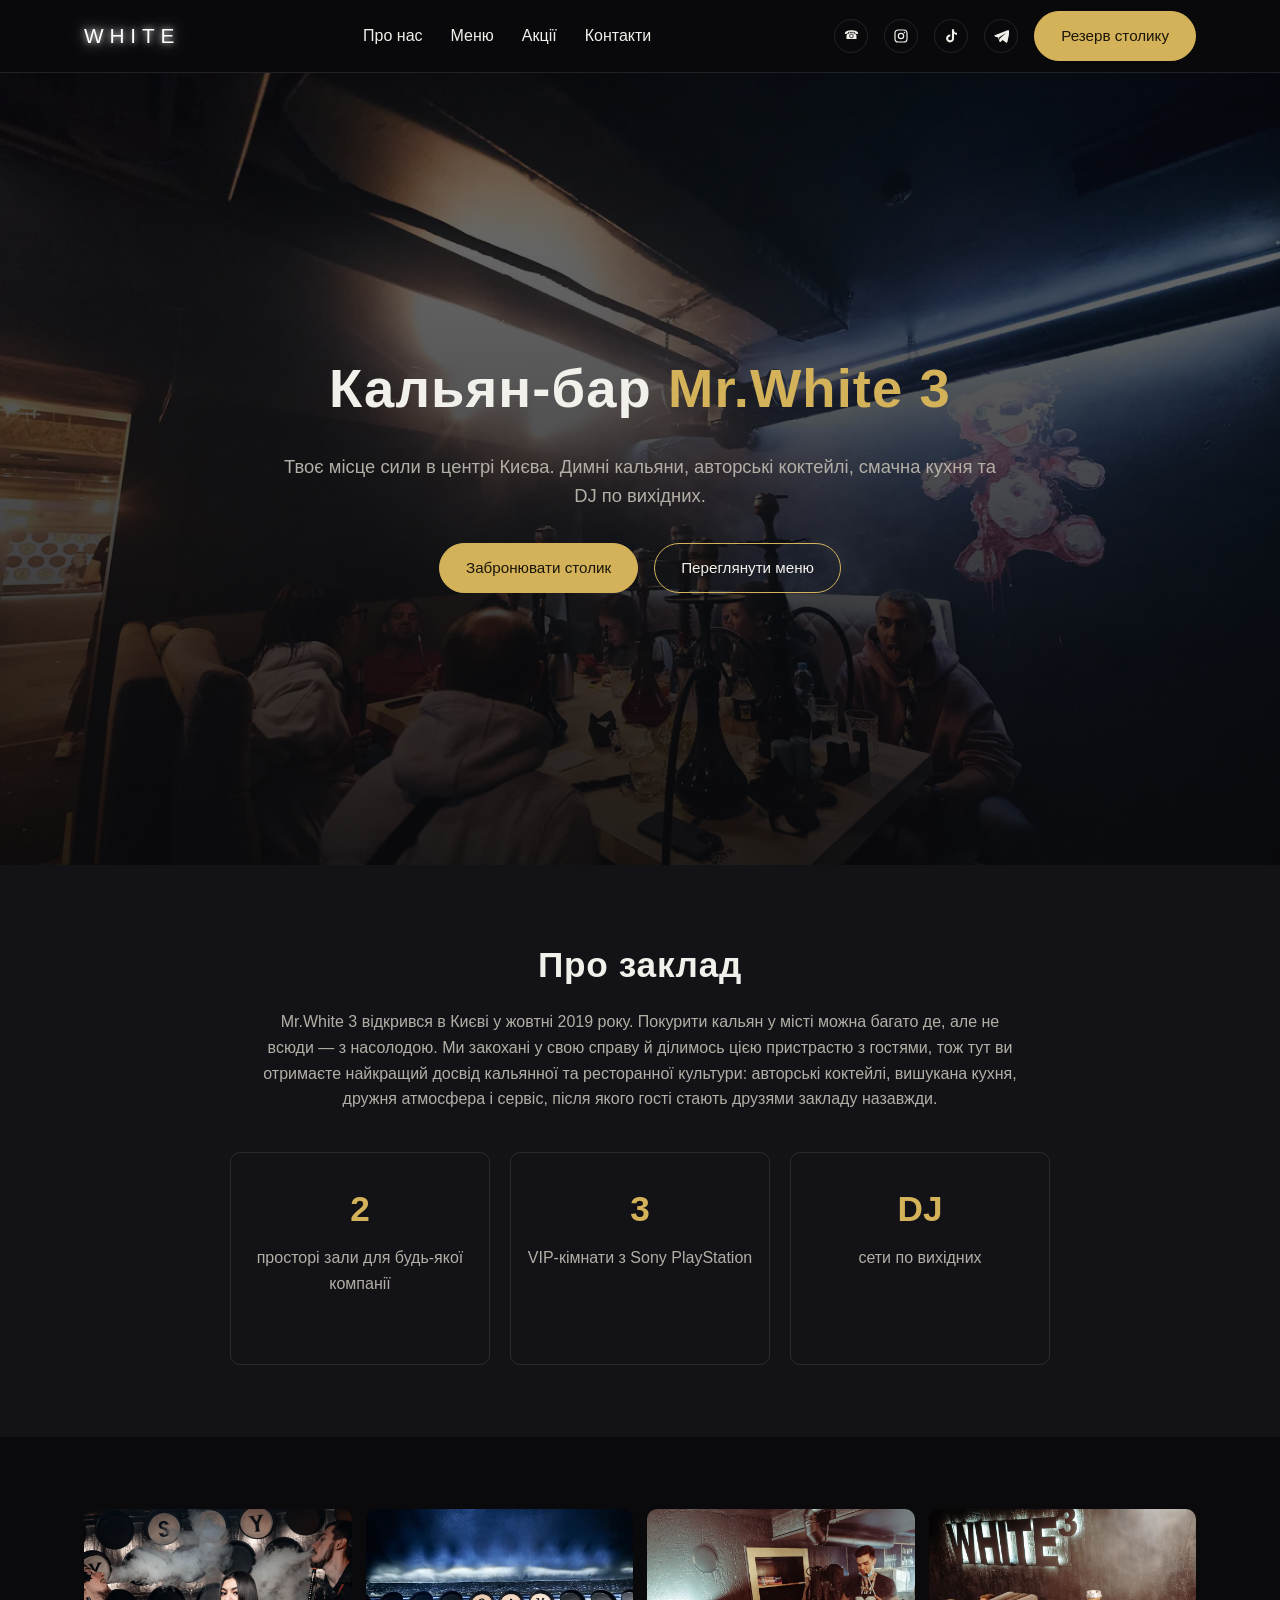
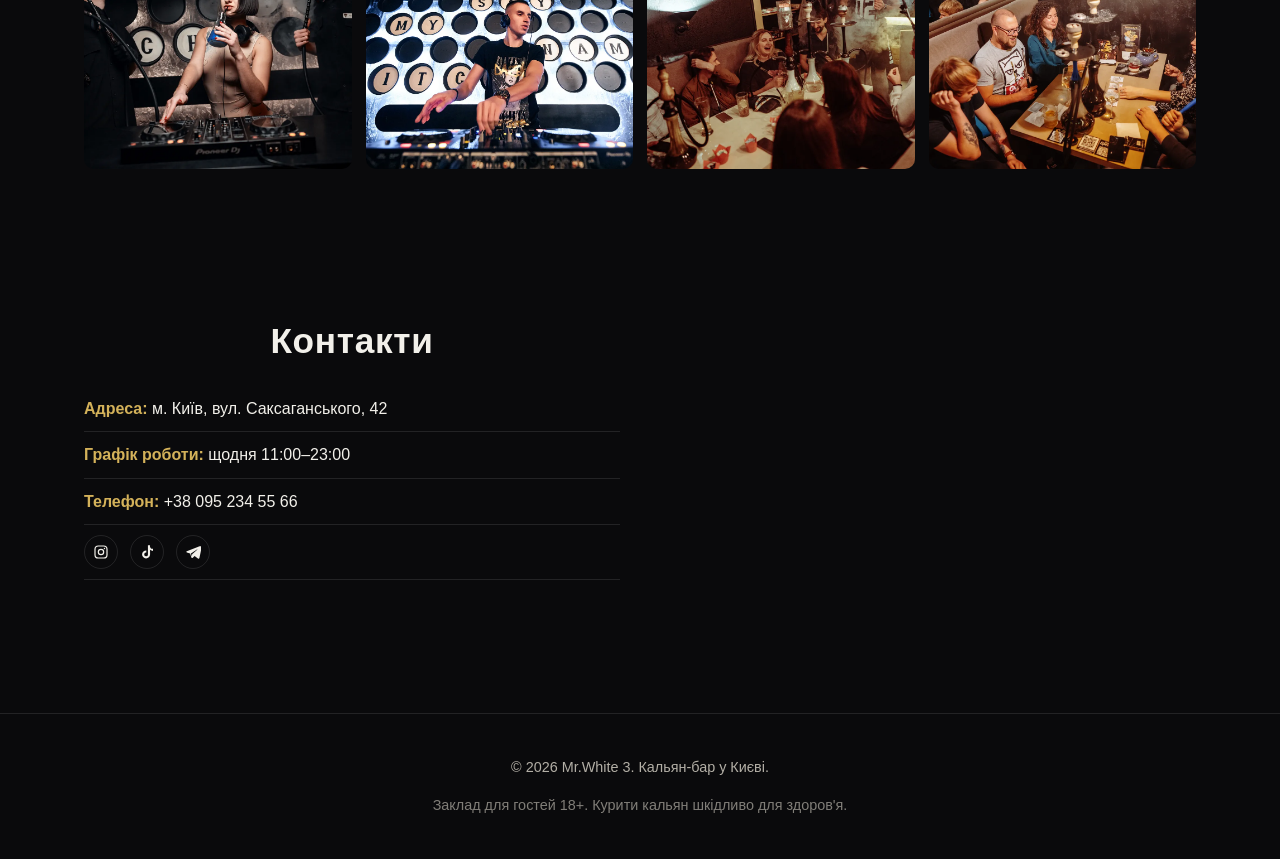
<file: index.html>
<!doctype html>
<html lang="uk">
<head>
<meta charset="UTF-8">
<meta name="viewport" content="width=device-width, initial-scale=1">
<title>Кальян-бар Mr.White 3 — Київ, вул. Саксаганського 42</title>
<meta name="description" content="Кальян-бар Mr.White 3 в центрі Києва: димні кальяни, авторські коктейлі, смачна кухня, DJ по вихідних та 3 VIP-кімнати з PlayStation. Бронюй столик онлайн.">
<link rel="canonical" href="https://mrwhite3.com.ua/">

<meta property="og:type" content="website">
<meta property="og:url" content="https://mrwhite3.com.ua/">
<meta property="og:title" content="Кальян-бар Mr.White 3 — Київ">
<meta property="og:description" content="Димні кальяни, авторські коктейлі, смачна кухня. Mr.White 3 — твоє місце сили!">
<meta property="og:image" content="https://mrwhite3.com.ua/assets/img/lounge.webp">
<meta property="og:locale" content="uk_UA">

<link rel="icon" href="favicon.ico" sizes="32x32">
<link rel="icon" href="assets/img/favicon-32.png" type="image/png" sizes="32x32">
<link rel="icon" href="assets/img/favicon-16.png" type="image/png" sizes="16x16">
<link rel="apple-touch-icon" href="assets/img/apple-touch-icon.png">
<link rel="stylesheet" href="assets/css/style.css">

<script async src="https://www.googletagmanager.com/gtag/js?id=G-LB3JE0N3KT"></script>
<script>
  window.dataLayer = window.dataLayer || [];
  function gtag(){dataLayer.push(arguments);}
  gtag('js', new Date());
  gtag('config', 'G-LB3JE0N3KT');
</script>

<script type="application/ld+json">
{
  "@context": "https://schema.org",
  "@type": "BarOrPub",
  "name": "Mr.White 3",
  "image": "https://mrwhite3.com.ua/assets/img/lounge.webp",
  "url": "https://mrwhite3.com.ua/",
  "telephone": "+380952345566",
  "address": {
    "@type": "PostalAddress",
    "streetAddress": "вул. Саксаганського, 42",
    "addressLocality": "Київ",
    "addressCountry": "UA"
  },
  "geo": {
    "@type": "GeoCoordinates",
    "latitude": 50.4362613,
    "longitude": 30.5085695
  },
  "hasMap": "https://maps.app.goo.gl/P2JEzpjtUHCyTwdD6",
  "openingHoursSpecification": {
    "@type": "OpeningHoursSpecification",
    "dayOfWeek": ["Monday","Tuesday","Wednesday","Thursday","Friday","Saturday","Sunday"],
    "opens": "11:00",
    "closes": "23:00"
  },
  "sameAs": [
    "https://www.instagram.com/mr.white.3.0/",
    "https://www.tiktok.com/@mr.white_3.0",
    "https://t.me/MrWhite3_bot"
  ]
}
</script>
</head>
<body>

<header class="site-header" id="top">
  <div class="container header-inner">
    <a href="#top" class="logo" aria-label="Mr.White 3">
      <span class="logo-neon">White</span>
    </a>

    <nav class="main-nav" id="mainNav">
      <a href="#about">Про нас</a>
      <a href="/menu">Меню</a>
      <a href="/promo">Акції</a>
      <a href="#contacts">Контакти</a>
    </nav>

    <div class="header-actions">
      <a href="tel:+380952345566" class="icon-link" aria-label="Подзвонити">☎</a>
      <a href="https://www.instagram.com/mr.white.3.0/" target="_blank" rel="noopener" class="icon-link" aria-label="Instagram">
        <svg viewBox="0 0 24 24" width="16" height="16" fill="none" stroke="currentColor" stroke-width="1.8"><rect x="3" y="3" width="18" height="18" rx="5"/><circle cx="12" cy="12" r="4"/><circle cx="17.2" cy="6.8" r="1.1" fill="currentColor" stroke="none"/></svg>
      </a>
      <a href="https://www.tiktok.com/@mr.white_3.0" target="_blank" rel="noopener" class="icon-link" aria-label="TikTok">
        <svg viewBox="0 0 24 24" width="16" height="16" fill="currentColor"><path d="M16.6 2h-3.2v13.6a2.8 2.8 0 1 1-2.4-2.77v-3.24a6 6 0 1 0 5.6 5.98V8.8a7 7 0 0 0 4.4 1.55V7.15A3.9 3.9 0 0 1 16.6 2z"/></svg>
      </a>
      <a href="https://t.me/MrWhite3_bot" target="_blank" rel="noopener" class="icon-link" aria-label="Telegram">
        <svg viewBox="0 0 24 24" width="16" height="16" fill="currentColor"><path d="M21.9 3.3 2.7 10.8c-1 .4-1 1.6.1 1.9l4.9 1.5 1.9 5.9c.3.9 1.4 1.1 2.1.5l2.7-2.5 5 3.7c.8.6 2 .2 2.2-.8l3.4-16.1c.2-1-.8-1.8-1.7-1.5zM8.9 14.3 18 8.1c.3-.2.6.2.3.4l-7.6 6.9-.3 3.3-1.5-4.4z"/></svg>
      </a>
      <a href="https://t.me/MrWhite3_bot" target="_blank" rel="noopener" class="btn btn-primary">Резерв столику</a>
    </div>

    <button class="burger" id="burger" aria-label="Меню" aria-expanded="false">
      <span></span><span></span><span></span>
    </button>
  </div>
</header>

<main>

  <section class="hero" style="background-image:linear-gradient(180deg, rgba(10,10,12,.55), rgba(10,10,12,.9)), url('assets/img/lounge.webp')">
    <div class="container hero-inner">
      <h1>Кальян-бар <span>Mr.White 3</span></h1>
      <p class="hero-sub">Твоє місце сили в центрі Києва. Димні кальяни, авторські коктейлі, смачна кухня та DJ по вихідних.</p>
      <div class="hero-actions">
        <a href="https://t.me/MrWhite3_bot" target="_blank" rel="noopener" class="btn btn-primary">Забронювати столик</a>
        <a href="/menu" class="btn btn-ghost">Переглянути меню</a>
      </div>
    </div>
  </section>

  <section id="about" class="about section">
    <div class="container">
      <h2>Про заклад</h2>
      <p>
        Mr.White 3 відкрився в Києві у жовтні 2019 року. Покурити кальян у місті можна багато де,
        але не всюди — з насолодою. Ми закохані у свою справу й ділимось цією пристрастю з гостями,
        тож тут ви отримаєте найкращий досвід кальянної та ресторанної культури: авторські коктейлі,
        вишукана кухня, дружня атмосфера і сервіс, після якого гості стають друзями закладу назавжди.
      </p>

      <div class="features">
        <div class="feature-card">
          <span class="feature-num">2</span>
          <p>просторі зали для будь-якої компанії</p>
        </div>
        <div class="feature-card">
          <span class="feature-num">3</span>
          <p>VIP-кімнати з Sony PlayStation</p>
        </div>
        <div class="feature-card">
          <span class="feature-num">DJ</span>
          <p>сети по вихідних</p>
        </div>
      </div>
    </div>
  </section>

  <section id="gallery" class="gallery section">
    <div class="container">
      <div class="gallery-grid">
        <img src="assets/img/hookah-trio.webp" alt="Гості курять кальян в Mr.White 3" loading="lazy">
        <img src="assets/img/dj.webp" alt="DJ-сет у Mr.White 3" loading="lazy">
        <img src="assets/img/party.webp" alt="Вечірка в кальян-барі Mr.White 3" loading="lazy">
        <img src="assets/img/vip-table.webp" alt="VIP-зала Mr.White 3" loading="lazy">
      </div>
    </div>
  </section>

  <section id="contacts" class="contacts section">
    <div class="container contacts-inner">
      <div class="contacts-info">
        <h2>Контакти</h2>
        <ul>
          <li><strong>Адреса:</strong> <a href="https://maps.app.goo.gl/P2JEzpjtUHCyTwdD6" target="_blank" rel="noopener">м. Київ, вул. Саксаганського, 42</a></li>
          <li><strong>Графік роботи:</strong> щодня 11:00–23:00</li>
          <li><strong>Телефон:</strong> <a href="tel:+380952345566">+38 095 234 55 66</a></li>
          <li class="contacts-social">
            <a href="https://www.instagram.com/mr.white.3.0/" target="_blank" rel="noopener" class="icon-link" aria-label="Instagram">
              <svg viewBox="0 0 24 24" width="16" height="16" fill="none" stroke="currentColor" stroke-width="1.8"><rect x="3" y="3" width="18" height="18" rx="5"/><circle cx="12" cy="12" r="4"/><circle cx="17.2" cy="6.8" r="1.1" fill="currentColor" stroke="none"/></svg>
            </a>
            <a href="https://www.tiktok.com/@mr.white_3.0" target="_blank" rel="noopener" class="icon-link" aria-label="TikTok">
              <svg viewBox="0 0 24 24" width="16" height="16" fill="currentColor"><path d="M16.6 2h-3.2v13.6a2.8 2.8 0 1 1-2.4-2.77v-3.24a6 6 0 1 0 5.6 5.98V8.8a7 7 0 0 0 4.4 1.55V7.15A3.9 3.9 0 0 1 16.6 2z"/></svg>
            </a>
            <a href="https://t.me/MrWhite3_bot" target="_blank" rel="noopener" class="icon-link" aria-label="Telegram">
              <svg viewBox="0 0 24 24" width="16" height="16" fill="currentColor"><path d="M21.9 3.3 2.7 10.8c-1 .4-1 1.6.1 1.9l4.9 1.5 1.9 5.9c.3.9 1.4 1.1 2.1.5l2.7-2.5 5 3.7c.8.6 2 .2 2.2-.8l3.4-16.1c.2-1-.8-1.8-1.7-1.5zM8.9 14.3 18 8.1c.3-.2.6.2.3.4l-7.6 6.9-.3 3.3-1.5-4.4z"/></svg>
            </a>
          </li>
        </ul>
      </div>
      <div class="contacts-map">
        <iframe
          src="https://maps.google.com/maps?cid=17547082426442951537&z=17&output=embed"
          loading="lazy" referrerpolicy="no-referrer-when-downgrade" title="Карта: вул. Саксаганського, 42, Київ">
        </iframe>
      </div>
    </div>
  </section>

</main>

<footer class="site-footer">
  <div class="container footer-inner">
    <p>&copy; <span id="year"></span> Mr.White 3. Кальян-бар у Києві.</p>
    <p class="footer-note">Заклад для гостей 18+. Курити кальян шкідливо для здоров'я.</p>
  </div>
</footer>

<script src="assets/js/main.js"></script>
</body>
</html>
</file>
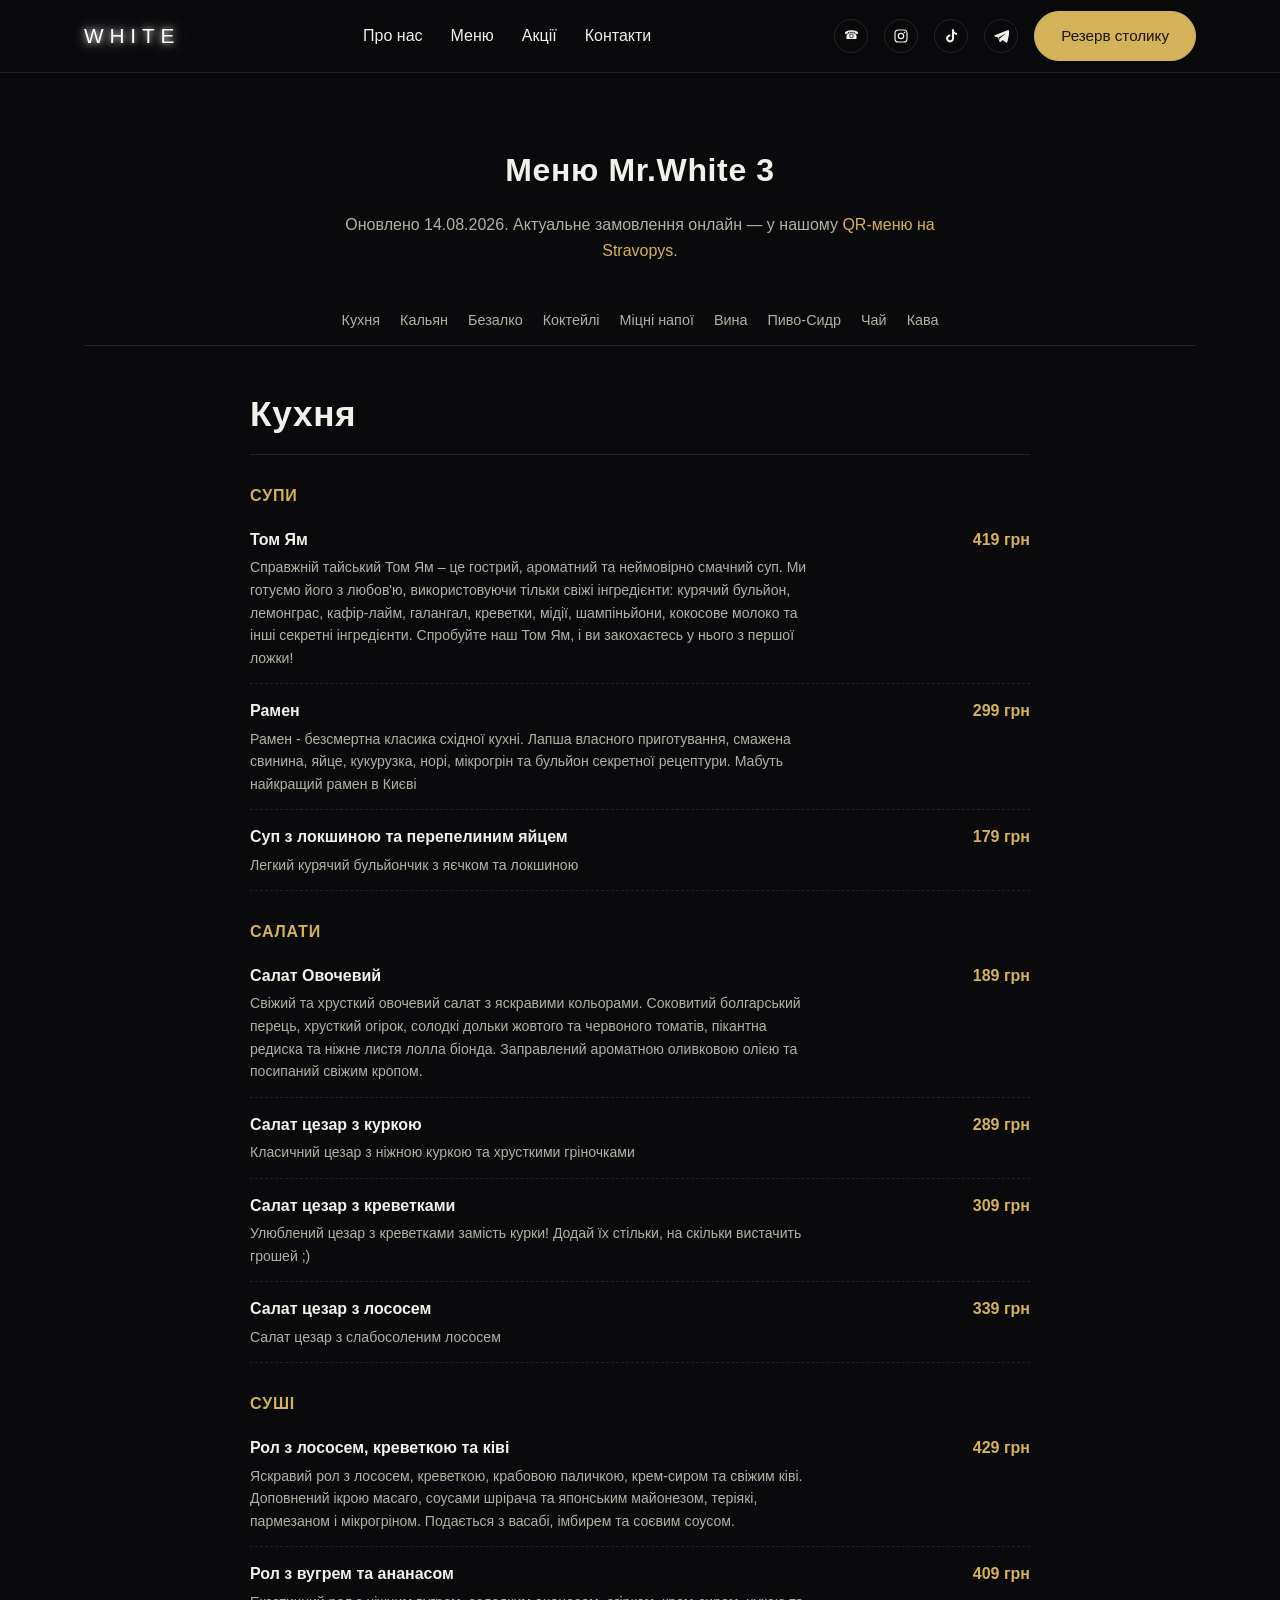
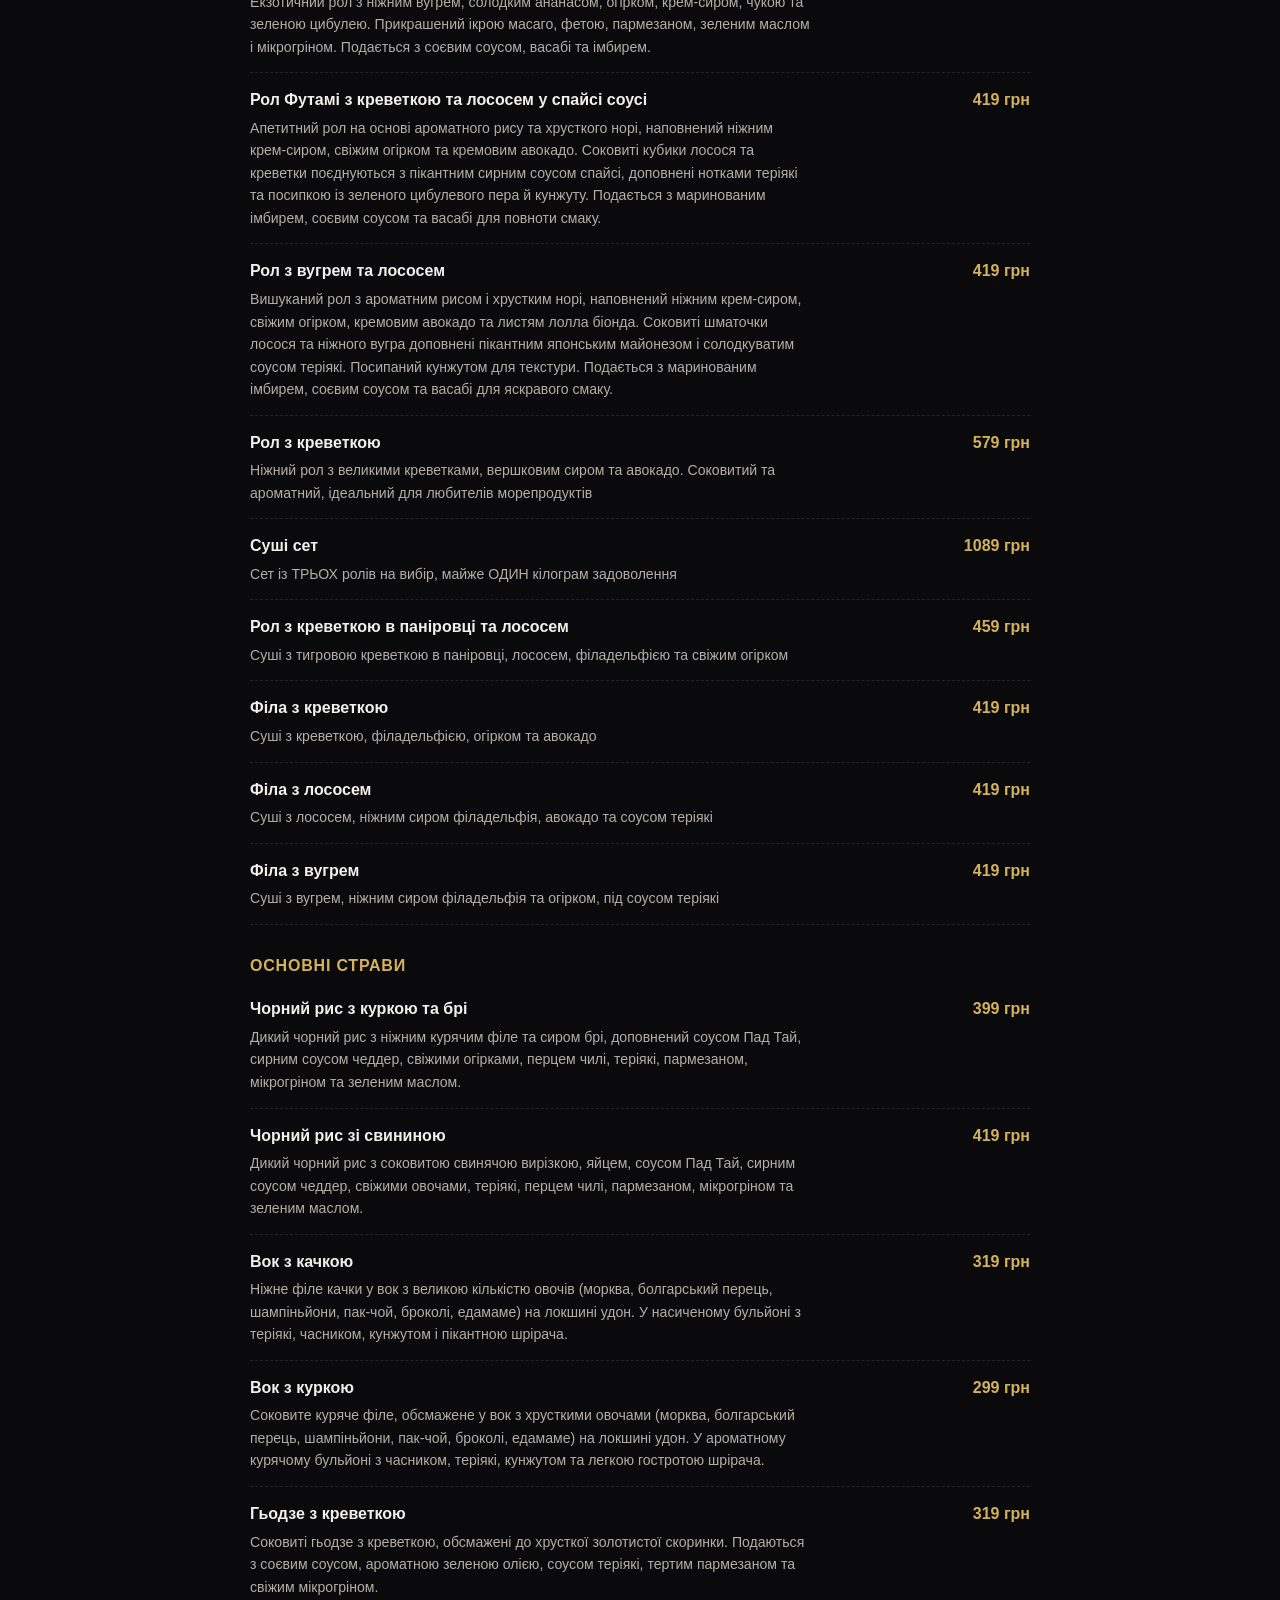
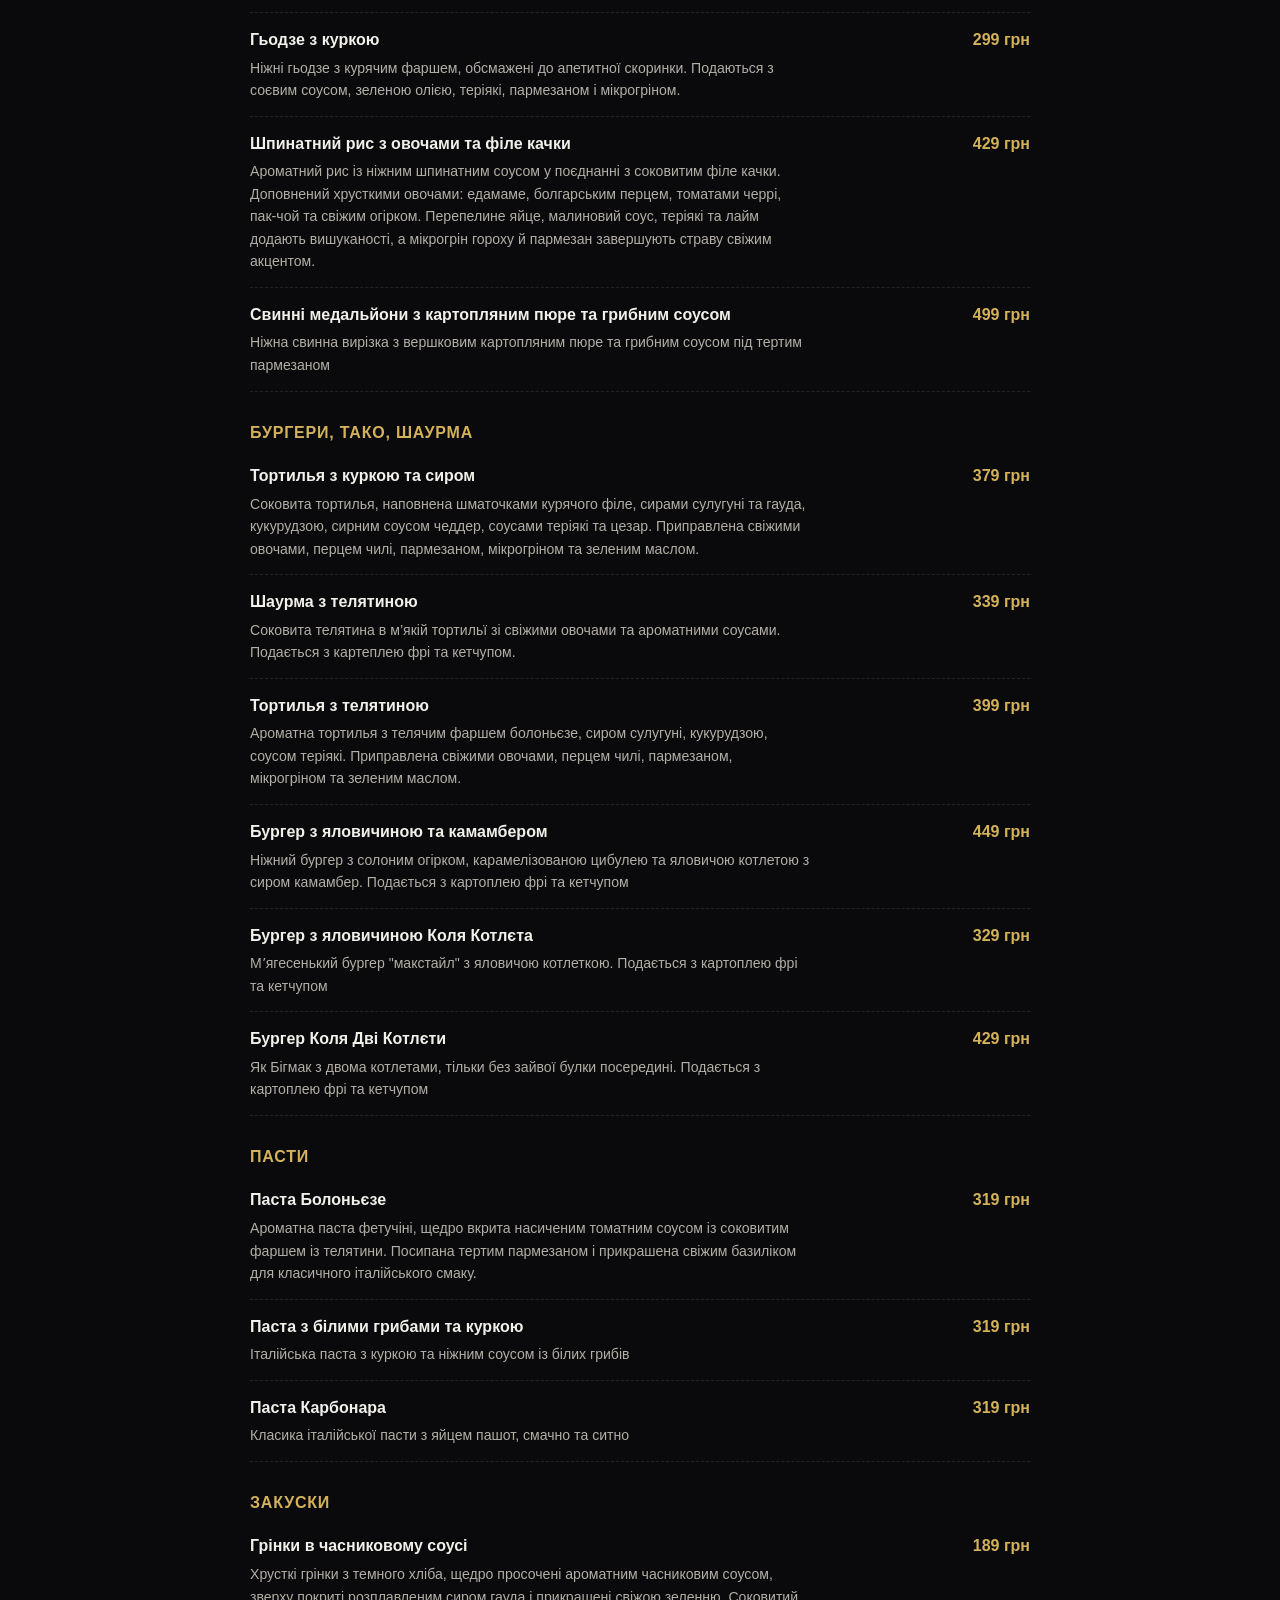
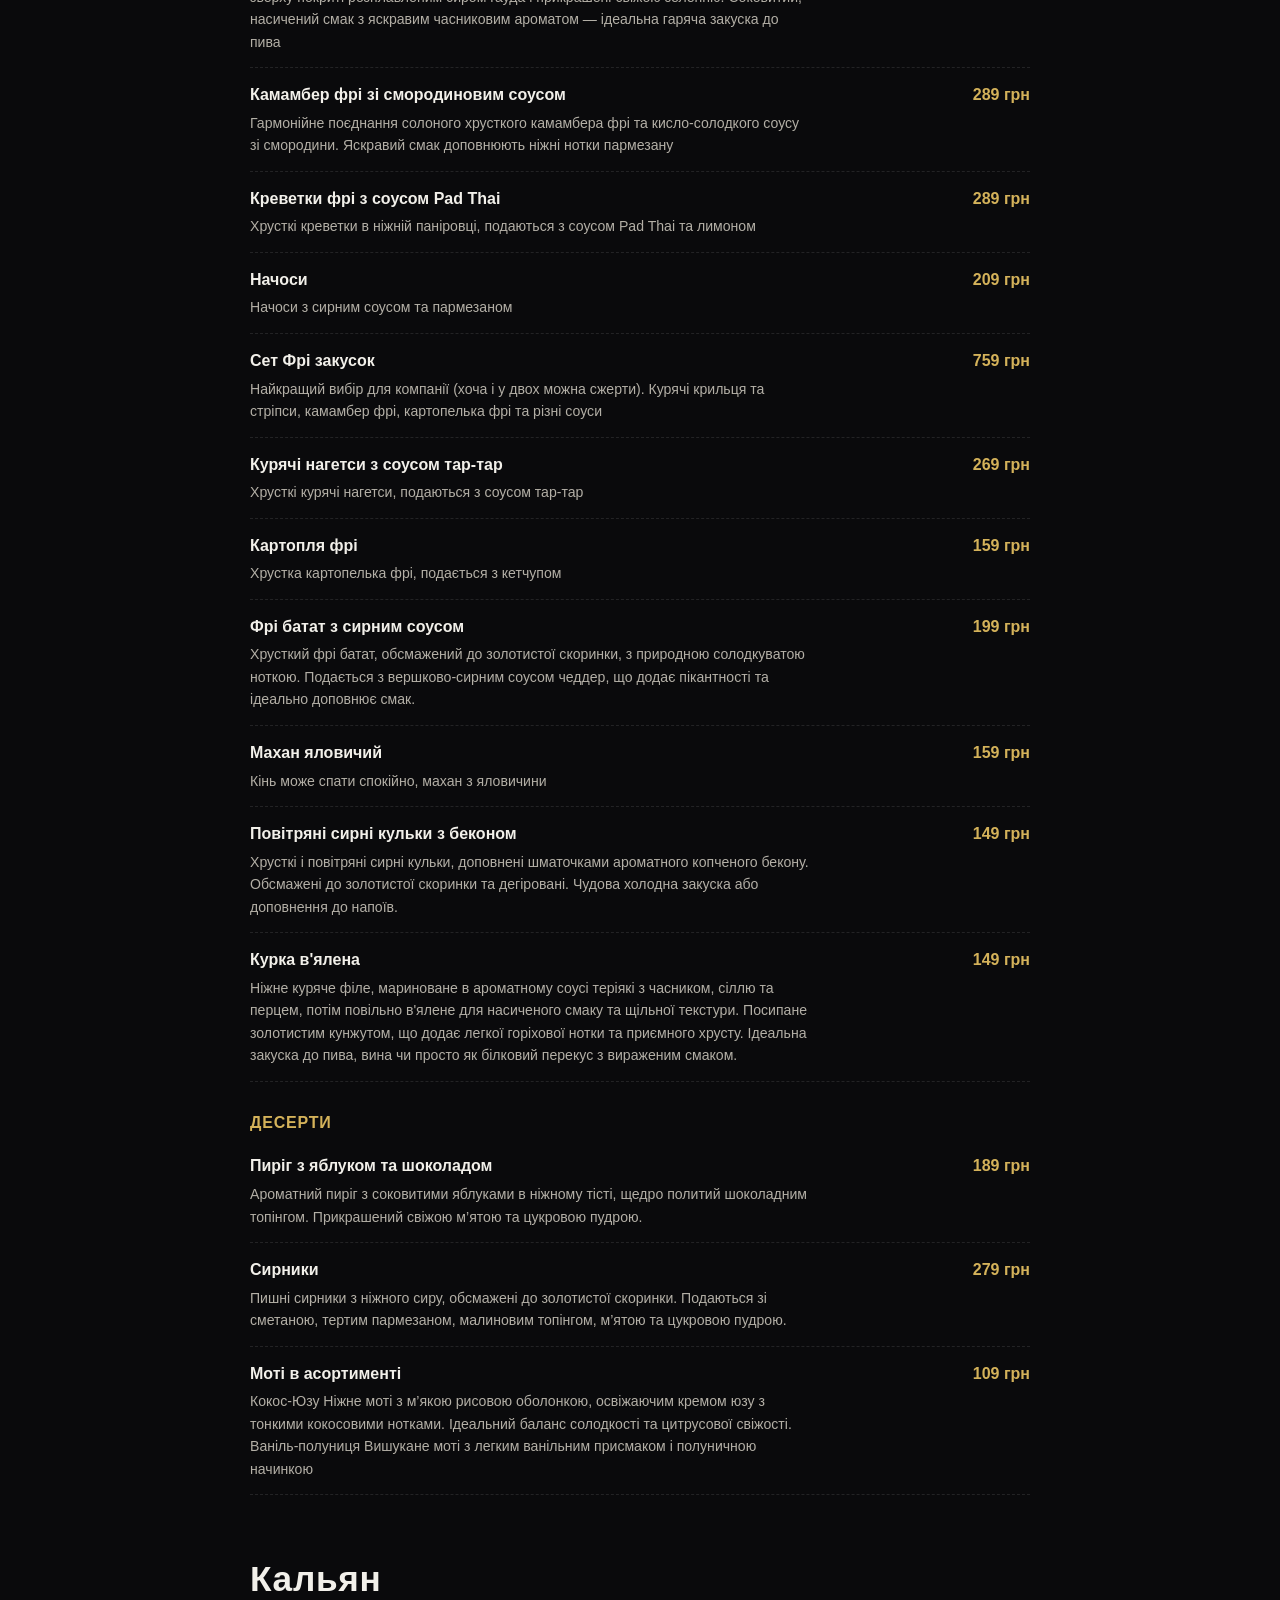
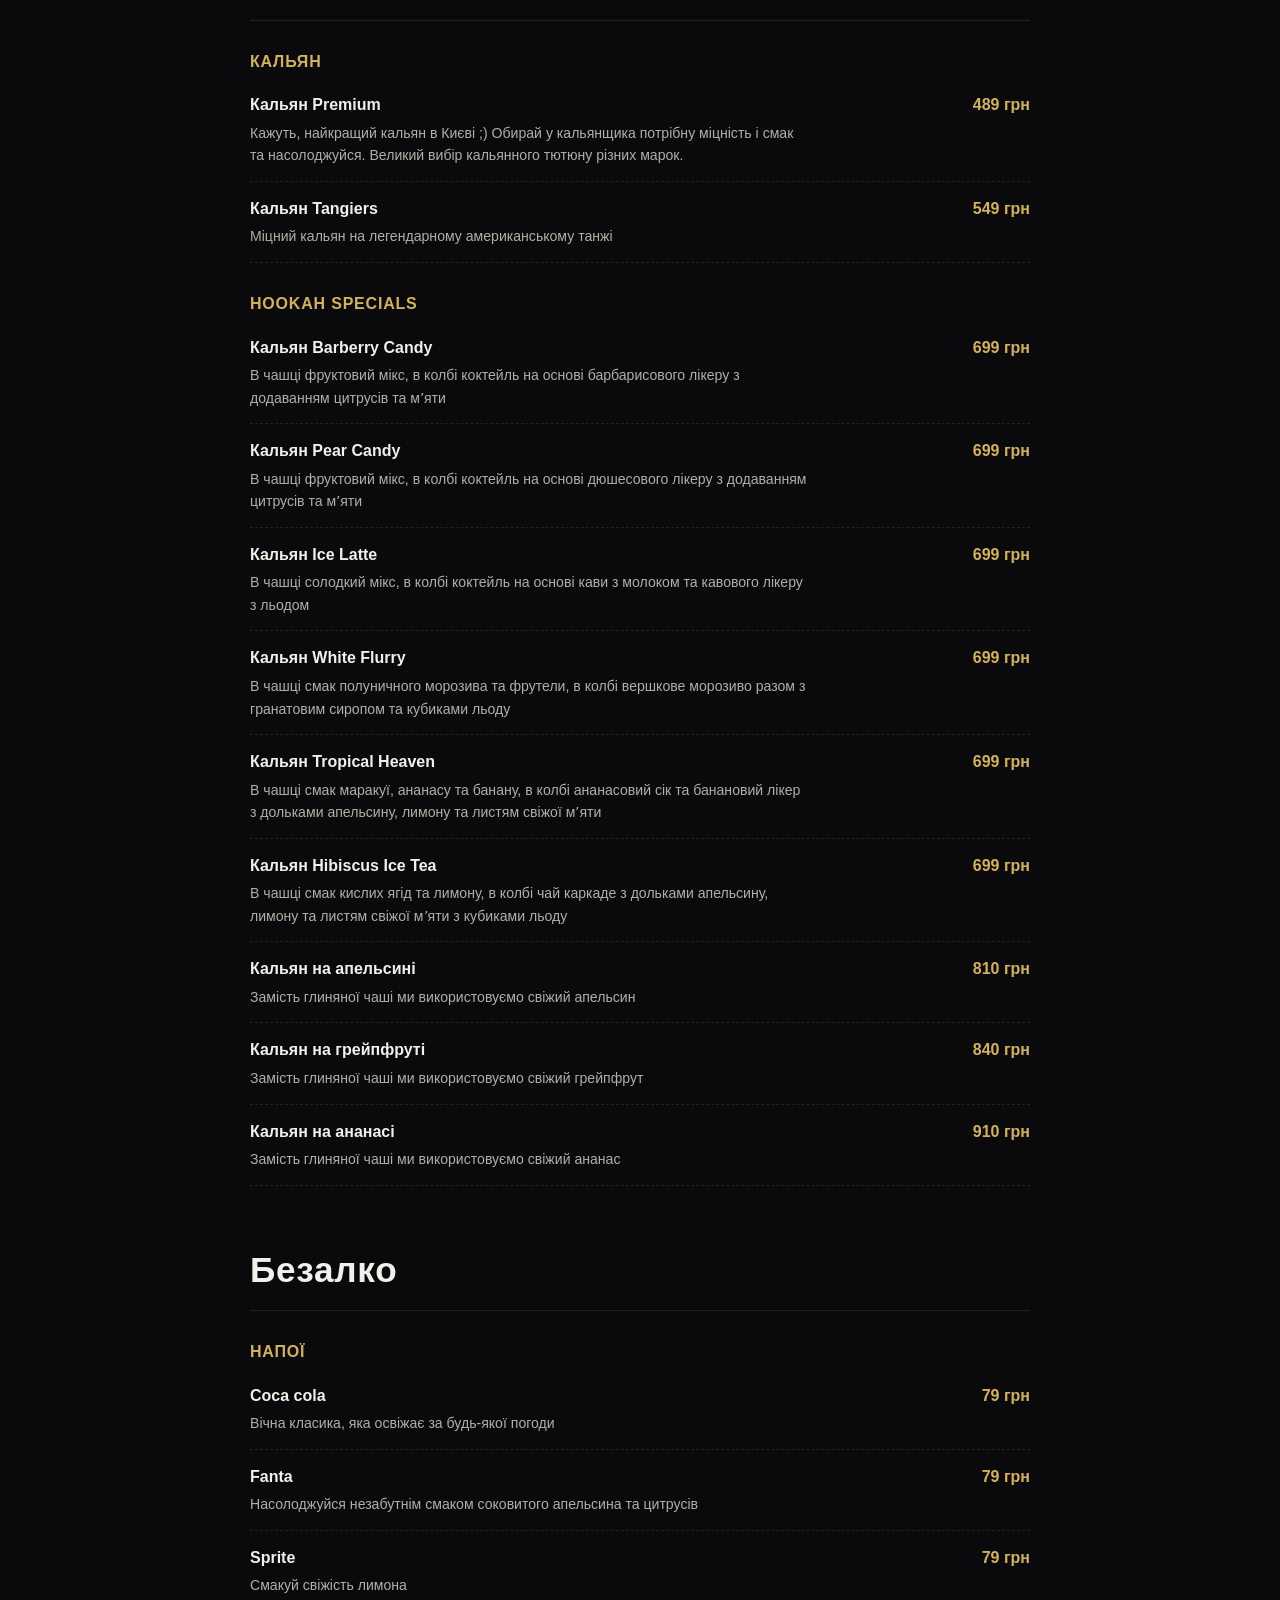
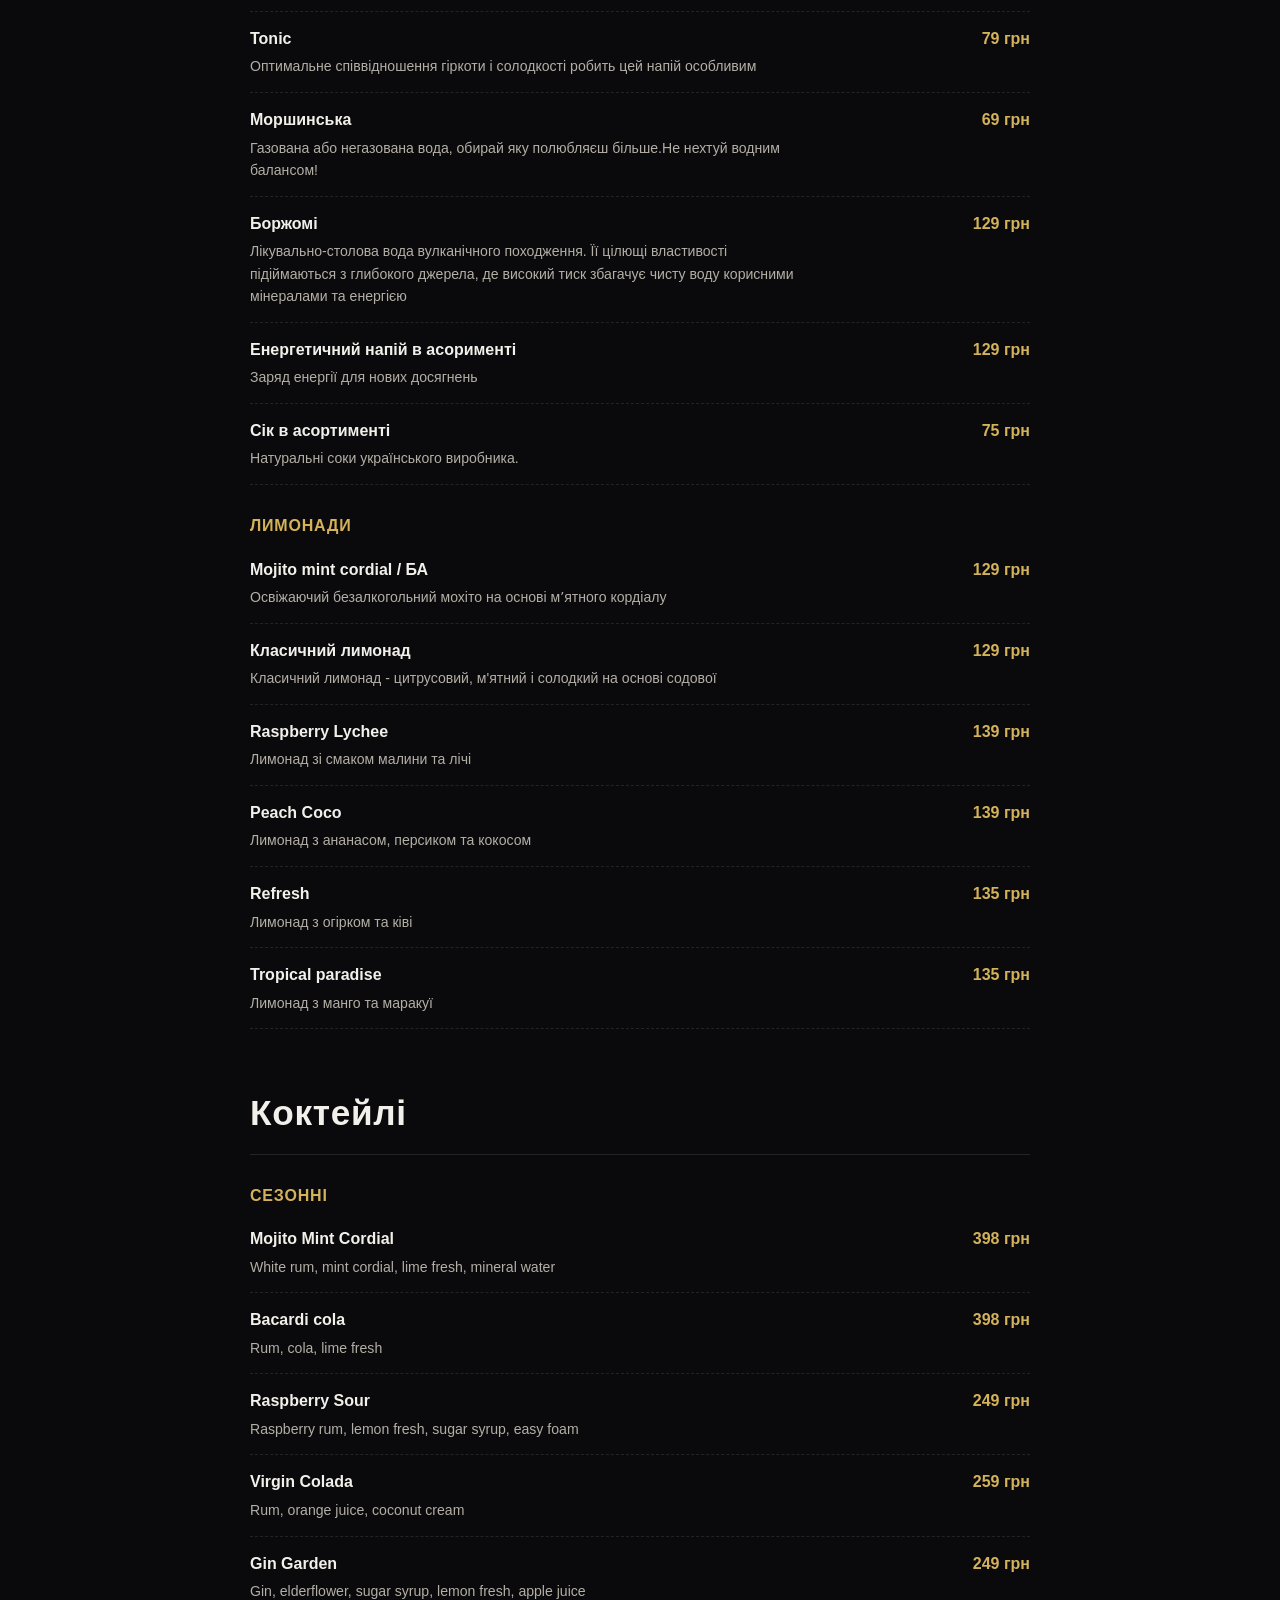
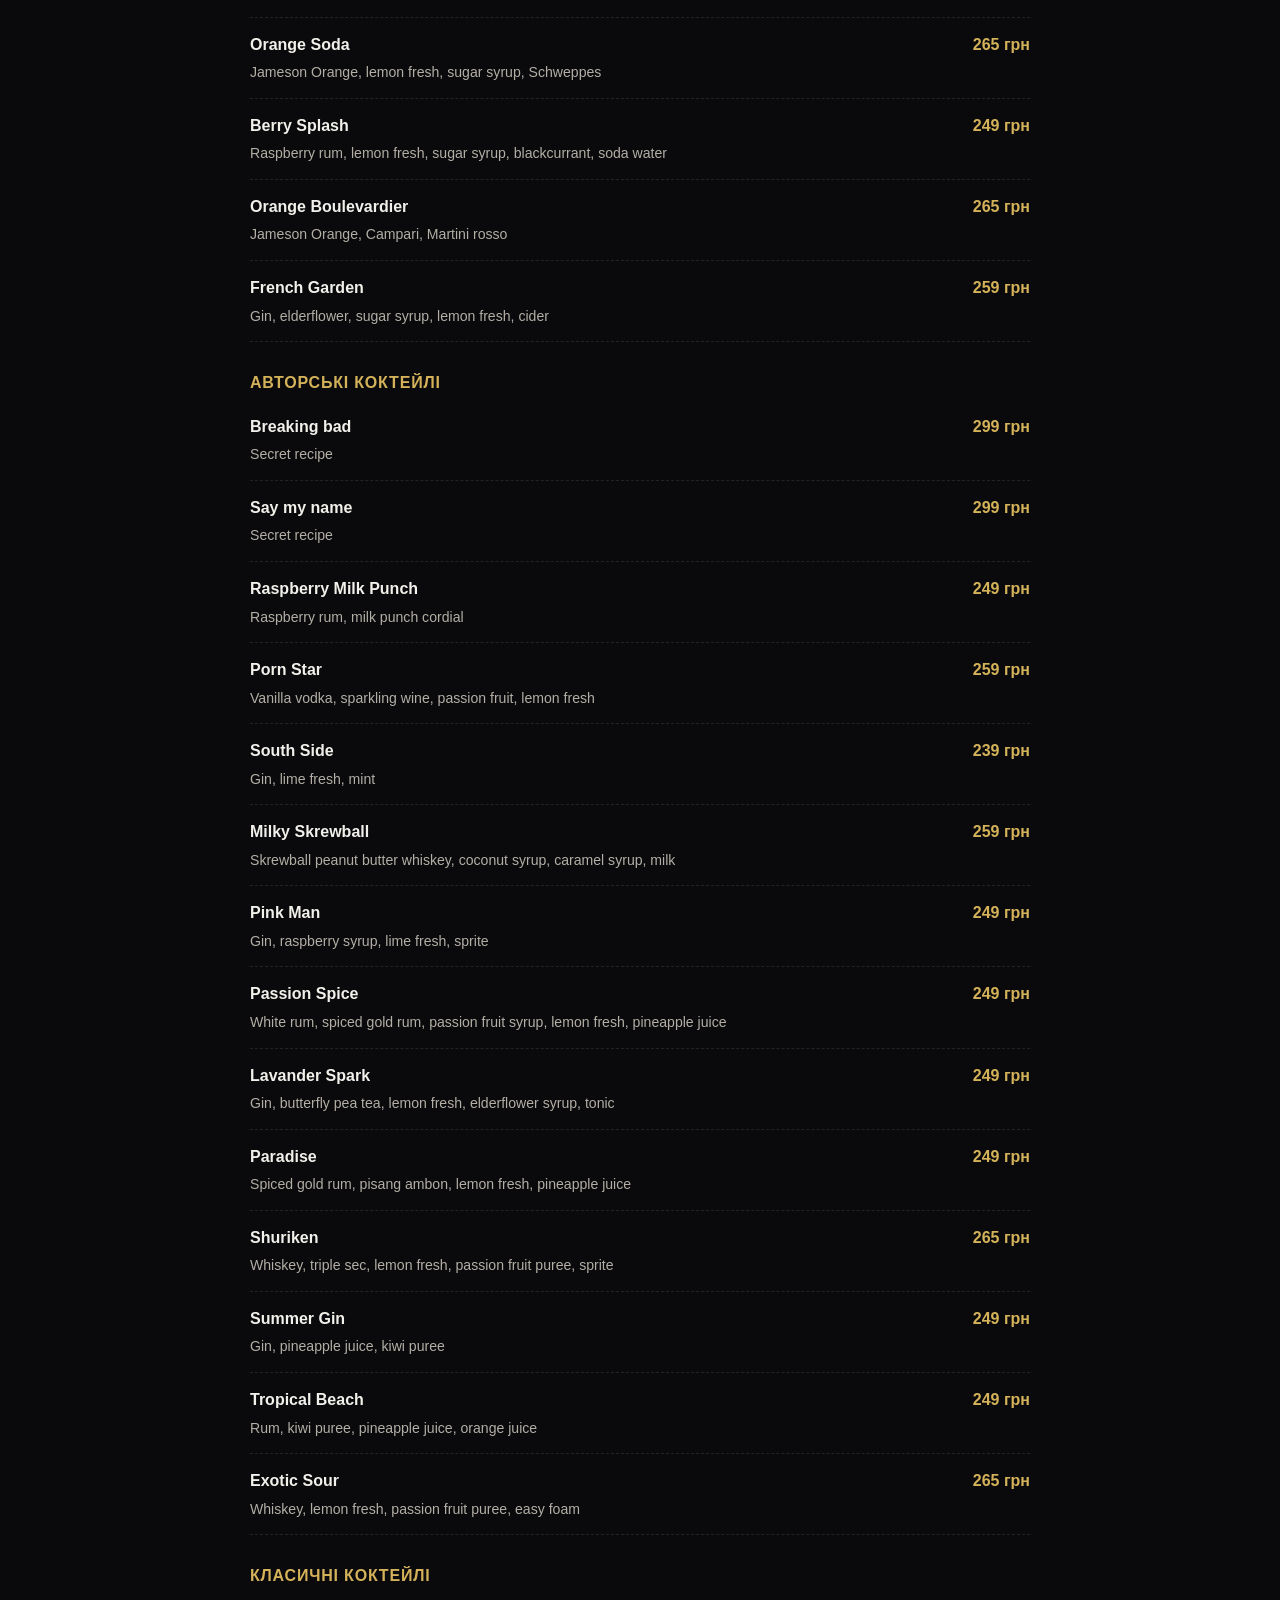
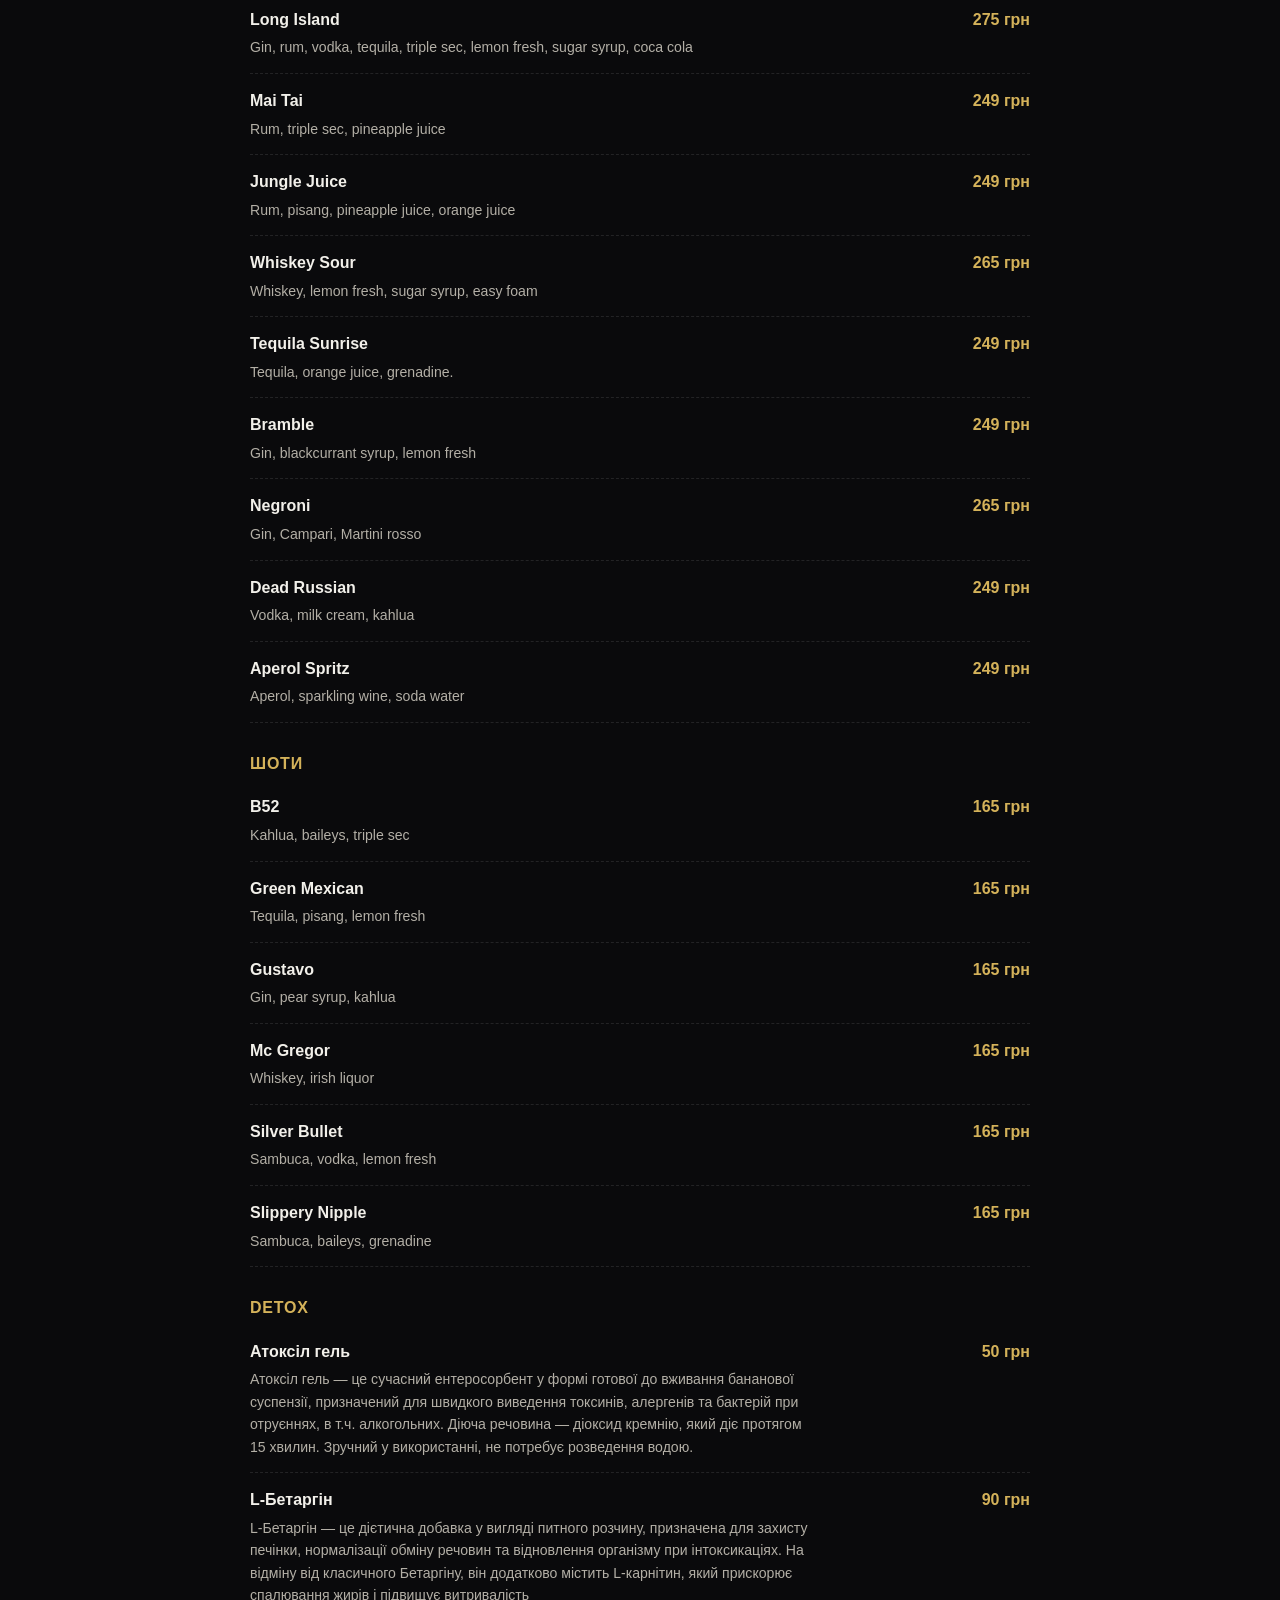
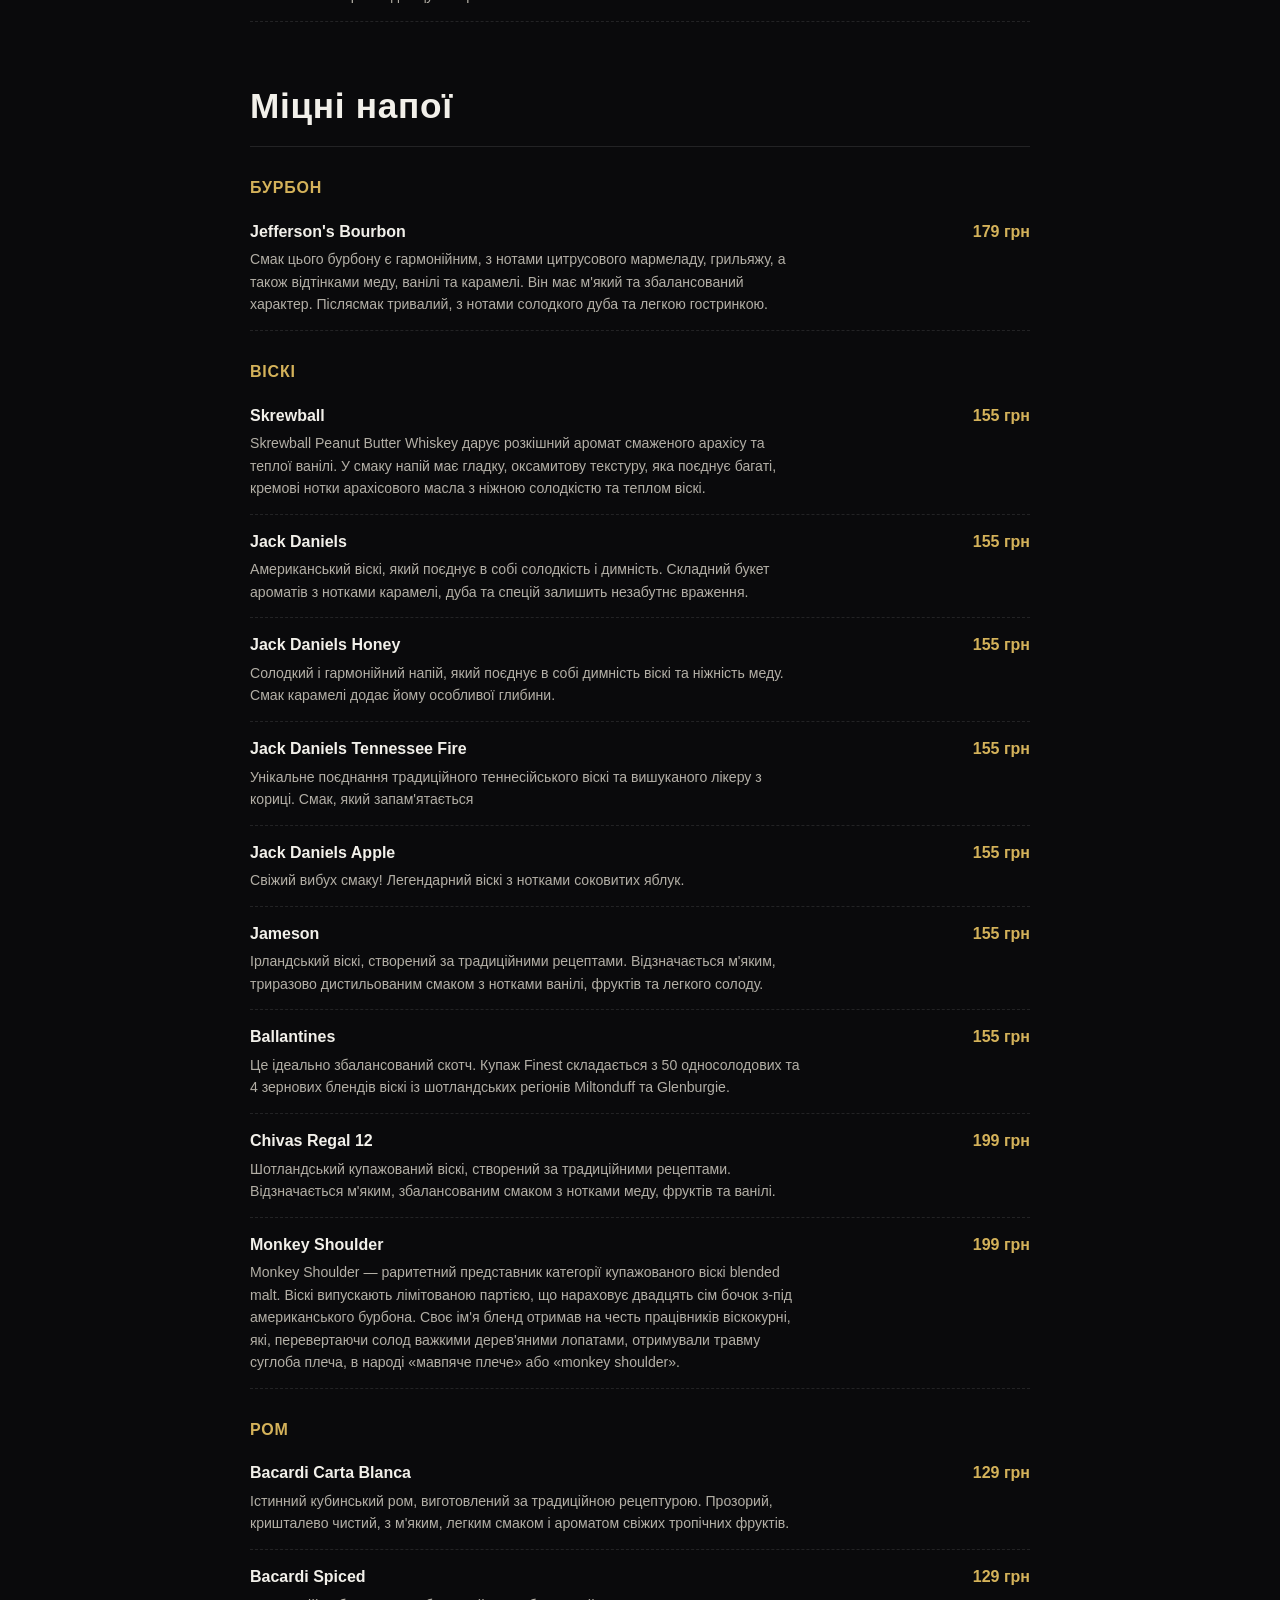
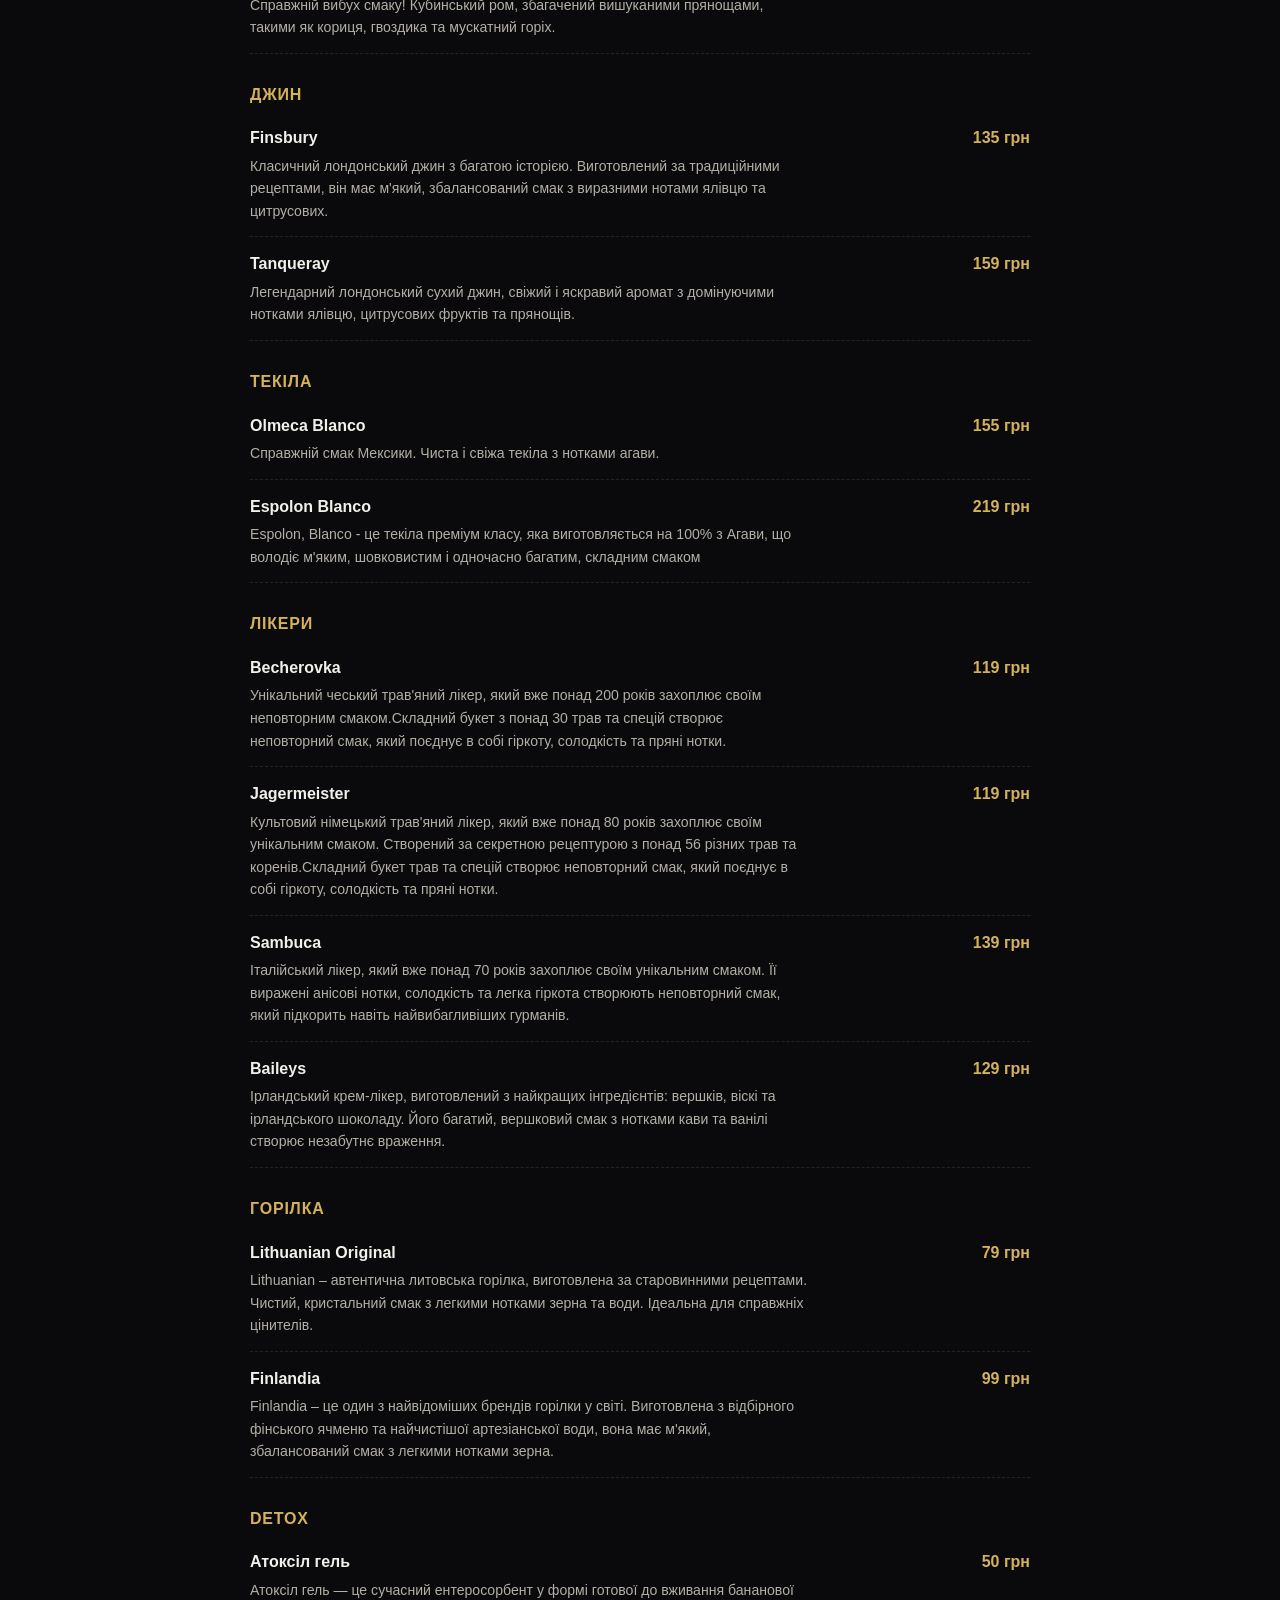
<file: menu.html>
<!doctype html>
<html lang="uk">
<head>
<meta charset="UTF-8">
<meta name="viewport" content="width=device-width, initial-scale=1">
<title>Меню — Кальян-бар Mr.White 3 | Київ</title>
<meta name="description" content="Повне меню кальян-бару Mr.White 3 у Києві: кальяни, коктейлі, кухня, напої та ціни. Оновлено 14.08.2026.">
<link rel="canonical" href="https://mrwhite3.com.ua/menu">

<meta property="og:type" content="website">
<meta property="og:url" content="https://mrwhite3.com.ua/menu">
<meta property="og:title" content="Меню — Кальян-бар Mr.White 3">
<meta property="og:description" content="Кальяни, коктейлі, кухня та напої в Mr.White 3. Оновлено 14.08.2026.">
<meta property="og:image" content="https://mrwhite3.com.ua/assets/img/lounge.webp">
<meta property="og:locale" content="uk_UA">

<link rel="icon" href="favicon.ico" sizes="32x32">
<link rel="icon" href="assets/img/favicon-32.png" type="image/png" sizes="32x32">
<link rel="icon" href="assets/img/favicon-16.png" type="image/png" sizes="16x16">
<link rel="apple-touch-icon" href="assets/img/apple-touch-icon.png">
<link rel="stylesheet" href="assets/css/style.css">
<script async src="https://www.googletagmanager.com/gtag/js?id=G-LB3JE0N3KT"></script>
<script>
  window.dataLayer = window.dataLayer || [];
  function gtag(){dataLayer.push(arguments);}
  gtag('js', new Date());
  gtag('config', 'G-LB3JE0N3KT');
</script>
<script type="application/ld+json">{"@context": "https://schema.org", "@type": "Menu", "name": "Меню Mr.White 3", "inLanguage": "uk", "hasMenuSection": [{"@type": "MenuSection", "name": "Кухня", "hasMenuItem": [{"@type": "MenuItem", "name": "Том Ям", "description": "Справжній тайський Том Ям – це гострий, ароматний та неймовірно смачний суп. Ми готуємо його з любов'ю, використовуючи тільки свіжі інгредієнти: курячий бульйон, лемонграс, кафір-лайм, галангал, креветки, мідії, шампіньйони, кокосове молоко та інші секретні інгредієнти. Спробуйте наш Том Ям, і ви закохаєтесь у нього з першої ложки!", "offers": {"@type": "Offer", "price": 419.0, "priceCurrency": "UAH"}}, {"@type": "MenuItem", "name": "Рамен", "description": "Рамен - безсмертна класика східної кухні. Лапша власного приготування, смажена свинина, яйце, кукурузка, норі, мікрогрін та бульйон секретної рецептури. Мабуть найкращий рамен в Києві", "offers": {"@type": "Offer", "price": 299.0, "priceCurrency": "UAH"}}, {"@type": "MenuItem", "name": "Суп з локшиною та перепелиним яйцем", "description": "Легкий курячий бульйончик з яєчком та локшиною", "offers": {"@type": "Offer", "price": 179.0, "priceCurrency": "UAH"}}, {"@type": "MenuItem", "name": "Салат Овочевий", "description": "Свіжий та хрусткий овочевий салат з яскравими кольорами. Соковитий болгарський перець, хрусткий огірок, солодкі дольки жовтого та червоного томатів, пікантна редиска та ніжне листя лолла біонда. Заправлений ароматною оливковою олією та посипаний свіжим кропом.", "offers": {"@type": "Offer", "price": 189.0, "priceCurrency": "UAH"}}, {"@type": "MenuItem", "name": "Салат цезар з куркою", "description": "Класичний цезар з ніжною куркою та хрусткими гріночками", "offers": {"@type": "Offer", "price": 289.0, "priceCurrency": "UAH"}}, {"@type": "MenuItem", "name": "Салат цезар з креветками", "description": "Улюблений цезар з креветками замість курки! Додай їх стільки, на скільки вистачить грошей ;)", "offers": {"@type": "Offer", "price": 309.0, "priceCurrency": "UAH"}}, {"@type": "MenuItem", "name": "Салат цезар з лососем", "description": "Салат цезар з слабосоленим лососем", "offers": {"@type": "Offer", "price": 339.0, "priceCurrency": "UAH"}}, {"@type": "MenuItem", "name": "Рол з лососем, креветкою та ківі", "description": "Яскравий рол з лососем, креветкою, крабовою паличкою, крем-сиром та свіжим ківі. Доповнений ікрою масаго, соусами шрірача та японським майонезом, теріякі, пармезаном і мікрогріном. Подається з васабі, імбирем та соєвим соусом.", "offers": {"@type": "Offer", "price": 429.0, "priceCurrency": "UAH"}}, {"@type": "MenuItem", "name": "Рол з вугрем та ананасом", "description": "Екзотичний рол з ніжним вугрем, солодким ананасом, огірком, крем-сиром, чукою та зеленою цибулею. Прикрашений ікрою масаго, фетою, пармезаном, зеленим маслом і мікрогріном. Подається з соєвим соусом, васабі та імбирем.", "offers": {"@type": "Offer", "price": 409.0, "priceCurrency": "UAH"}}, {"@type": "MenuItem", "name": "Рол Футамі з креветкою та лососем у спайсі соусі", "description": "Апетитний рол на основі ароматного рису та хрусткого норі, наповнений ніжним крем-сиром, свіжим огірком та кремовим авокадо. Соковиті кубики лосося та креветки поєднуються з пікантним сирним соусом спайсі, доповнені нотками теріякі та посипкою із зеленого цибулевого пера й кунжуту. Подається з маринованим імбирем, соєвим соусом та васабі для повноти смаку.", "offers": {"@type": "Offer", "price": 419.0, "priceCurrency": "UAH"}}, {"@type": "MenuItem", "name": "Рол з вугрем та лососем", "description": "Вишуканий рол з ароматним рисом і хрустким норі, наповнений ніжним крем-сиром, свіжим огірком, кремовим авокадо та листям лолла біонда. Соковиті шматочки лосося та ніжного вугра доповнені пікантним японським майонезом і солодкуватим соусом теріякі. Посипаний кунжутом для текстури. Подається з маринованим імбирем, соєвим соусом та васабі для яскравого смаку.", "offers": {"@type": "Offer", "price": 419.0, "priceCurrency": "UAH"}}, {"@type": "MenuItem", "name": "Рол з креветкою", "description": "Ніжний рол з великими креветками, вершковим сиром та авокадо. Соковитий та ароматний, ідеальний для любителів морепродуктів", "offers": {"@type": "Offer", "price": 579.0, "priceCurrency": "UAH"}}, {"@type": "MenuItem", "name": "Суші сет", "description": "Сет із ТРЬОХ ролів на вибір, майже ОДИН кілограм задоволення", "offers": {"@type": "Offer", "price": 1089.0, "priceCurrency": "UAH"}}, {"@type": "MenuItem", "name": "Рол з креветкою в паніровці та лососем", "description": "Суші з тигровою креветкою в паніровці, лососем, філадельфією та свіжим огірком", "offers": {"@type": "Offer", "price": 459.0, "priceCurrency": "UAH"}}, {"@type": "MenuItem", "name": "Філа з креветкою", "description": "Суші з креветкою, філадельфією, огірком та авокадо", "offers": {"@type": "Offer", "price": 419.0, "priceCurrency": "UAH"}}, {"@type": "MenuItem", "name": "Філа з лососем", "description": "Суші з лососем, ніжним сиром філадельфія, авокадо та соусом теріякі", "offers": {"@type": "Offer", "price": 419.0, "priceCurrency": "UAH"}}, {"@type": "MenuItem", "name": "Філа з вугрем", "description": "Суші з вугрем, ніжним сиром філадельфія та огірком, під соусом теріякі", "offers": {"@type": "Offer", "price": 419.0, "priceCurrency": "UAH"}}, {"@type": "MenuItem", "name": "Чорний рис з куркою та брі", "description": "Дикий чорний рис з ніжним курячим філе та сиром брі, доповнений соусом Пад Тай, сирним соусом чеддер, свіжими огірками, перцем чилі, теріякі, пармезаном, мікрогріном та зеленим маслом.", "offers": {"@type": "Offer", "price": 399.0, "priceCurrency": "UAH"}}, {"@type": "MenuItem", "name": "Чорний рис зі свининою", "description": "Дикий чорний рис з соковитою свинячою вирізкою, яйцем, соусом Пад Тай, сирним соусом чеддер, свіжими овочами, теріякі, перцем чилі, пармезаном, мікрогріном та зеленим маслом.", "offers": {"@type": "Offer", "price": 419.0, "priceCurrency": "UAH"}}, {"@type": "MenuItem", "name": "Вок з качкою", "description": "Ніжне філе качки у вок з великою кількістю овочів (морква, болгарський перець, шампіньйони, пак-чой, броколі, едамаме) на локшині удон. У насиченому бульйоні з теріякі, часником, кунжутом і пікантною шрірача.", "offers": {"@type": "Offer", "price": 319.0, "priceCurrency": "UAH"}}, {"@type": "MenuItem", "name": "Вок з куркою", "description": "Соковите куряче філе, обсмажене у вок з хрусткими овочами (морква, болгарський перець, шампіньйони, пак-чой, броколі, едамаме) на локшині удон. У ароматному курячому бульйоні з часником, теріякі, кунжутом та легкою гостротою шрірача.", "offers": {"@type": "Offer", "price": 299.0, "priceCurrency": "UAH"}}, {"@type": "MenuItem", "name": "Гьодзе з креветкою", "description": "Соковиті гьодзе з креветкою, обсмажені до хрусткої золотистої скоринки. Подаються з соєвим соусом, ароматною зеленою олією, соусом теріякі, тертим пармезаном та свіжим мікрогріном.", "offers": {"@type": "Offer", "price": 319.0, "priceCurrency": "UAH"}}, {"@type": "MenuItem", "name": "Гьодзе з куркою", "description": "Ніжні гьодзе з курячим фаршем, обсмажені до апетитної скоринки. Подаються з соєвим соусом, зеленою олією, теріякі, пармезаном і мікрогріном.", "offers": {"@type": "Offer", "price": 299.0, "priceCurrency": "UAH"}}, {"@type": "MenuItem", "name": "Шпинатний рис з овочами та філе качки", "description": "Ароматний рис із ніжним шпинатним соусом у поєднанні з соковитим філе качки. Доповнений хрусткими овочами: едамаме, болгарським перцем, томатами черрі, пак-чой та свіжим огірком. Перепелине яйце, малиновий соус, теріякі та лайм додають вишуканості, а мікрогрін гороху й пармезан завершують страву свіжим акцентом.", "offers": {"@type": "Offer", "price": 429.0, "priceCurrency": "UAH"}}, {"@type": "MenuItem", "name": "Свинні медальйони з картопляним пюре та грибним соусом", "description": "Ніжна свинна вирізка з вершковим картопляним пюре та грибним соусом під тертим пармезаном", "offers": {"@type": "Offer", "price": 499.0, "priceCurrency": "UAH"}}, {"@type": "MenuItem", "name": "Тортилья з куркою та сиром", "description": "Соковита тортилья, наповнена шматочками курячого філе, сирами сулугуні та гауда, кукурудзою, сирним соусом чеддер, соусами теріякі та цезар. Приправлена свіжими овочами, перцем чилі, пармезаном, мікрогріном та зеленим маслом.", "offers": {"@type": "Offer", "price": 379.0, "priceCurrency": "UAH"}}, {"@type": "MenuItem", "name": "Шаурма з телятиною", "description": "Соковита телятина в м’якій тортильї зі свіжими овочами та ароматними соусами. Подається з картеплею фрі та кетчупом.", "offers": {"@type": "Offer", "price": 339.0, "priceCurrency": "UAH"}}, {"@type": "MenuItem", "name": "Тортилья з телятиною", "description": "Ароматна тортилья з телячим фаршем болоньєзе, сиром сулугуні, кукурудзою, соусом теріякі. Приправлена свіжими овочами, перцем чилі, пармезаном, мікрогріном та зеленим маслом.", "offers": {"@type": "Offer", "price": 399.0, "priceCurrency": "UAH"}}, {"@type": "MenuItem", "name": "Бургер з яловичиною та камамбером", "description": "Ніжний бургер з солоним огірком, карамелізованою цибулею та яловичою котлетою з сиром камамбер. Подається з картоплею фрі та кетчупом", "offers": {"@type": "Offer", "price": 449.0, "priceCurrency": "UAH"}}, {"@type": "MenuItem", "name": "Бургер з яловичиною Коля Котлєта", "description": "Мʼягесенький бургер \"макстайл\" з яловичою котлеткою. Подається з картоплею фрі та кетчупом", "offers": {"@type": "Offer", "price": 329.0, "priceCurrency": "UAH"}}, {"@type": "MenuItem", "name": "Бургер Коля Дві Котлєти", "description": "Як Бігмак з двома котлетами, тільки без зайвої булки посередині. Подається з картоплею фрі та кетчупом", "offers": {"@type": "Offer", "price": 429.0, "priceCurrency": "UAH"}}, {"@type": "MenuItem", "name": "Паста Болоньєзе", "description": "Ароматна паста фетучіні, щедро вкрита насиченим томатним соусом із соковитим фаршем із телятини. Посипана тертим пармезаном і прикрашена свіжим базиліком для класичного італійського смаку.", "offers": {"@type": "Offer", "price": 319.0, "priceCurrency": "UAH"}}, {"@type": "MenuItem", "name": "Паста з білими грибами та куркою", "description": "Італійська паста з куркою та ніжним соусом із білих грибів", "offers": {"@type": "Offer", "price": 319.0, "priceCurrency": "UAH"}}, {"@type": "MenuItem", "name": "Паста Карбонара", "description": "Класика італійської пасти з яйцем пашот, смачно та ситно", "offers": {"@type": "Offer", "price": 319.0, "priceCurrency": "UAH"}}, {"@type": "MenuItem", "name": "Грінки в часниковому соусі", "description": "Хрусткі грінки з темного хліба, щедро просочені ароматним часниковим соусом, зверху покриті розплавленим сиром гауда і прикрашені свіжою зеленню. Соковитий, насичений смак з яскравим часниковим ароматом — ідеальна гаряча закуска до пива", "offers": {"@type": "Offer", "price": 189.0, "priceCurrency": "UAH"}}, {"@type": "MenuItem", "name": "Камамбер фрі зі смородиновим соусом", "description": "Гармонійне поєднання солоного хрусткого камамбера фрі та кисло-солодкого соусу зі смородини. Яскравий смак доповнюють ніжні нотки пармезану", "offers": {"@type": "Offer", "price": 289.0, "priceCurrency": "UAH"}}, {"@type": "MenuItem", "name": "Креветки фрі з соусом Pad Thai", "description": "Хрусткі креветки в ніжній паніровці, подаються з соусом Pad Thai та лимоном", "offers": {"@type": "Offer", "price": 289.0, "priceCurrency": "UAH"}}, {"@type": "MenuItem", "name": "Начоси", "description": "Начоси з сирним соусом та пармезаном", "offers": {"@type": "Offer", "price": 209.0, "priceCurrency": "UAH"}}, {"@type": "MenuItem", "name": "Сет Фрі закусок", "description": "Найкращий вибір для компанії (хоча і у двох можна сжерти). Курячі крильця та стріпси, камамбер фрі, картопелька фрі та різні соуси", "offers": {"@type": "Offer", "price": 759.0, "priceCurrency": "UAH"}}, {"@type": "MenuItem", "name": "Курячі нагетси з соусом тар-тар", "description": "Хрусткі курячі нагетси, подаються з соусом тар-тар", "offers": {"@type": "Offer", "price": 269.0, "priceCurrency": "UAH"}}, {"@type": "MenuItem", "name": "Картопля фрі", "description": "Хрустка картопелька фрі, подається з кетчупом", "offers": {"@type": "Offer", "price": 159.0, "priceCurrency": "UAH"}}, {"@type": "MenuItem", "name": "Фрі батат з сирним соусом", "description": "Хрусткий фрі батат, обсмажений до золотистої скоринки, з природною солодкуватою ноткою. Подається з вершково-сирним соусом чеддер, що додає пікантності та ідеально доповнює смак.", "offers": {"@type": "Offer", "price": 199.0, "priceCurrency": "UAH"}}, {"@type": "MenuItem", "name": "Махан яловичий", "description": "Кінь може спати спокійно, махан з яловичини", "offers": {"@type": "Offer", "price": 159.0, "priceCurrency": "UAH"}}, {"@type": "MenuItem", "name": "Повітряні сирні кульки з беконом", "description": "Хрусткі і повітряні сирні кульки, доповнені шматочками ароматного копченого бекону. Обсмажені до золотистої скоринки та дегіровані. Чудова холодна закуска або доповнення до напоїв.", "offers": {"@type": "Offer", "price": 149.0, "priceCurrency": "UAH"}}, {"@type": "MenuItem", "name": "Курка в'ялена", "description": "Ніжне куряче філе, мариноване в ароматному соусі теріякі з часником, сіллю та перцем, потім повільно в'ялене для насиченого смаку та щільної текстури. Посипане золотистим кунжутом, що додає легкої горіхової нотки та приємного хрусту. Ідеальна закуска до пива, вина чи просто як білковий перекус з вираженим смаком.", "offers": {"@type": "Offer", "price": 149.0, "priceCurrency": "UAH"}}, {"@type": "MenuItem", "name": "Пиріг з яблуком та шоколадом", "description": "Ароматний пиріг з соковитими яблуками в ніжному тісті, щедро политий шоколадним топінгом. Прикрашений свіжою м’ятою та цукровою пудрою.", "offers": {"@type": "Offer", "price": 189.0, "priceCurrency": "UAH"}}, {"@type": "MenuItem", "name": "Сирники", "description": "Пишні сирники з ніжного сиру, обсмажені до золотистої скоринки. Подаються зі сметаною, тертим пармезаном, малиновим топінгом, м’ятою та цукровою пудрою.", "offers": {"@type": "Offer", "price": 279.0, "priceCurrency": "UAH"}}, {"@type": "MenuItem", "name": "Моті в асортименті", "description": "Кокос-Юзу Ніжне моті з м’якою рисовою оболонкою, освіжаючим кремом юзу з тонкими кокосовими нотками. Ідеальний баланс солодкості та цитрусової свіжості. Ваніль-полуниця Вишукане моті з легким ванільним присмаком і полуничною начинкою", "offers": {"@type": "Offer", "price": 109.0, "priceCurrency": "UAH"}}]}, {"@type": "MenuSection", "name": "Кальян", "hasMenuItem": [{"@type": "MenuItem", "name": "Кальян Premium", "description": "Кажуть, найкращий кальян в Києві ;) Обирай у кальянщика потрібну міцність і смак та насолоджуйся. Великий вибір кальянного тютюну різних марок.", "offers": {"@type": "Offer", "price": 489.0, "priceCurrency": "UAH"}}, {"@type": "MenuItem", "name": "Кальян Tangiers", "description": "Міцний кальян на легендарному американському танжі", "offers": {"@type": "Offer", "price": 549.0, "priceCurrency": "UAH"}}, {"@type": "MenuItem", "name": "Кальян Barberry Candy", "description": "В чашці фруктовий мікс, в колбі коктейль на основі барбарисового лікеру з додаванням цитрусів та мʼяти", "offers": {"@type": "Offer", "price": 699.0, "priceCurrency": "UAH"}}, {"@type": "MenuItem", "name": "Кальян Pear Candy", "description": "В чашці фруктовий мікс, в колбі коктейль на основі дюшесового лікеру з додаванням цитрусів та мʼяти", "offers": {"@type": "Offer", "price": 699.0, "priceCurrency": "UAH"}}, {"@type": "MenuItem", "name": "Кальян Ice Latte", "description": "В чашці солодкий мікс, в колбі коктейль на основі кави з молоком та кавового лікеру з льодом", "offers": {"@type": "Offer", "price": 699.0, "priceCurrency": "UAH"}}, {"@type": "MenuItem", "name": "Кальян White Flurry", "description": "В чашці смак полуничного морозива та фрутели, в колбі вершкове морозиво разом з гранатовим сиропом та кубиками льоду", "offers": {"@type": "Offer", "price": 699.0, "priceCurrency": "UAH"}}, {"@type": "MenuItem", "name": "Кальян Tropical Heaven", "description": "В чашці смак маракуї, ананасу та банану, в колбі ананасовий сік та банановий лікер з дольками апельсину, лимону та листям свіжої мʼяти", "offers": {"@type": "Offer", "price": 699.0, "priceCurrency": "UAH"}}, {"@type": "MenuItem", "name": "Кальян Hibiscus Ice Tea", "description": "В чашці смак кислих ягід та лимону, в колбі чай каркаде з дольками апельсину, лимону та листям свіжої мʼяти з кубиками льоду", "offers": {"@type": "Offer", "price": 699.0, "priceCurrency": "UAH"}}, {"@type": "MenuItem", "name": "Кальян на апельсині", "description": "Замість глиняної чаші ми використовуємо свіжий апельсин", "offers": {"@type": "Offer", "price": 810.0, "priceCurrency": "UAH"}}, {"@type": "MenuItem", "name": "Кальян на грейпфруті", "description": "Замість глиняної чаші ми використовуємо свіжий грейпфрут", "offers": {"@type": "Offer", "price": 840.0, "priceCurrency": "UAH"}}, {"@type": "MenuItem", "name": "Кальян на ананасі", "description": "Замість глиняної чаші ми використовуємо свіжий ананас", "offers": {"@type": "Offer", "price": 910.0, "priceCurrency": "UAH"}}]}, {"@type": "MenuSection", "name": "Безалко", "hasMenuItem": [{"@type": "MenuItem", "name": "Coca cola", "description": "Вічна класика, яка освіжає за будь-якої погоди", "offers": {"@type": "Offer", "price": 79.0, "priceCurrency": "UAH"}}, {"@type": "MenuItem", "name": "Fanta", "description": "Насолоджуйся незабутнім смаком соковитого апельсина та цитрусів", "offers": {"@type": "Offer", "price": 79.0, "priceCurrency": "UAH"}}, {"@type": "MenuItem", "name": "Sprite", "description": "Смакуй свіжість лимона", "offers": {"@type": "Offer", "price": 79.0, "priceCurrency": "UAH"}}, {"@type": "MenuItem", "name": "Tonic", "description": "Оптимальне співвідношення гіркоти і солодкості робить цей напій особливим", "offers": {"@type": "Offer", "price": 79.0, "priceCurrency": "UAH"}}, {"@type": "MenuItem", "name": "Моршинська", "description": "Газована або негазована вода, обирай яку полюбляєш більше.Не нехтуй водним балансом!", "offers": {"@type": "Offer", "price": 69.0, "priceCurrency": "UAH"}}, {"@type": "MenuItem", "name": "Боржомі", "description": "Лікувально-столова вода вулканічного походження. Її цілющі властивості підіймаються з глибокого джерела, де високий тиск збагачує чисту воду корисними мінералами та енергією", "offers": {"@type": "Offer", "price": 129.0, "priceCurrency": "UAH"}}, {"@type": "MenuItem", "name": "Енергетичний напій в асорименті", "description": "Заряд енергії для нових досягнень", "offers": {"@type": "Offer", "price": 129.0, "priceCurrency": "UAH"}}, {"@type": "MenuItem", "name": "Сік в асортименті", "description": "Натуральні соки українського виробника.", "offers": {"@type": "Offer", "price": 75.0, "priceCurrency": "UAH"}}, {"@type": "MenuItem", "name": "Mojito mint cordial / БА", "description": "Освіжаючий безалкогольний мохіто на основі мʼятного кордіалу", "offers": {"@type": "Offer", "price": 129.0, "priceCurrency": "UAH"}}, {"@type": "MenuItem", "name": "Класичний лимонад", "description": "Класичний лимонад - цитрусовий, м'ятний і солодкий на основі содової", "offers": {"@type": "Offer", "price": 129.0, "priceCurrency": "UAH"}}, {"@type": "MenuItem", "name": "Raspberry Lychee", "description": "Лимонад зі смаком малини та лічі", "offers": {"@type": "Offer", "price": 139.0, "priceCurrency": "UAH"}}, {"@type": "MenuItem", "name": "Peach Coco", "description": "Лимонад з ананасом, персиком та кокосом", "offers": {"@type": "Offer", "price": 139.0, "priceCurrency": "UAH"}}, {"@type": "MenuItem", "name": "Refresh", "description": "Лимонад з огірком та ківі", "offers": {"@type": "Offer", "price": 135.0, "priceCurrency": "UAH"}}, {"@type": "MenuItem", "name": "Tropical paradise", "description": "Лимонад з манго та маракуї", "offers": {"@type": "Offer", "price": 135.0, "priceCurrency": "UAH"}}]}, {"@type": "MenuSection", "name": "Коктейлі", "hasMenuItem": [{"@type": "MenuItem", "name": "Mojito Mint Cordial", "description": "White rum, mint cordial, lime fresh, mineral water", "offers": {"@type": "Offer", "price": 398.0, "priceCurrency": "UAH"}}, {"@type": "MenuItem", "name": "Bacardi cola", "description": "Rum, cola, lime fresh", "offers": {"@type": "Offer", "price": 398.0, "priceCurrency": "UAH"}}, {"@type": "MenuItem", "name": "Raspberry Sour", "description": "Raspberry rum, lemon fresh, sugar syrup, easy foam", "offers": {"@type": "Offer", "price": 249.0, "priceCurrency": "UAH"}}, {"@type": "MenuItem", "name": "Virgin Colada", "description": "Rum, orange juice, coconut cream", "offers": {"@type": "Offer", "price": 259.0, "priceCurrency": "UAH"}}, {"@type": "MenuItem", "name": "Gin Garden", "description": "Gin, elderflower, sugar syrup, lemon fresh, apple juice", "offers": {"@type": "Offer", "price": 249.0, "priceCurrency": "UAH"}}, {"@type": "MenuItem", "name": "Orange Soda", "description": "Jameson Orange, lemon fresh, sugar syrup, Schweppes", "offers": {"@type": "Offer", "price": 265.0, "priceCurrency": "UAH"}}, {"@type": "MenuItem", "name": "Berry Splash", "description": "Raspberry rum, lemon fresh, sugar syrup, blackcurrant, soda water", "offers": {"@type": "Offer", "price": 249.0, "priceCurrency": "UAH"}}, {"@type": "MenuItem", "name": "Orange Boulevardier", "description": "Jameson Orange, Campari, Martini rosso", "offers": {"@type": "Offer", "price": 265.0, "priceCurrency": "UAH"}}, {"@type": "MenuItem", "name": "French Garden", "description": "Gin, elderflower, sugar syrup, lemon fresh, cider", "offers": {"@type": "Offer", "price": 259.0, "priceCurrency": "UAH"}}, {"@type": "MenuItem", "name": "Breaking bad", "description": "Secret recipe", "offers": {"@type": "Offer", "price": 299.0, "priceCurrency": "UAH"}}, {"@type": "MenuItem", "name": "Say my name", "description": "Secret recipe", "offers": {"@type": "Offer", "price": 299.0, "priceCurrency": "UAH"}}, {"@type": "MenuItem", "name": "Raspberry Milk Punch", "description": "Raspberry rum, milk punch cordial", "offers": {"@type": "Offer", "price": 249.0, "priceCurrency": "UAH"}}, {"@type": "MenuItem", "name": "Porn Star", "description": "Vanilla vodka, sparkling wine, passion fruit, lemon fresh", "offers": {"@type": "Offer", "price": 259.0, "priceCurrency": "UAH"}}, {"@type": "MenuItem", "name": "South Side", "description": "Gin, lime fresh, mint", "offers": {"@type": "Offer", "price": 239.0, "priceCurrency": "UAH"}}, {"@type": "MenuItem", "name": "Milky Skrewball", "description": "Skrewball peanut butter whiskey, coconut syrup, caramel syrup, milk", "offers": {"@type": "Offer", "price": 259.0, "priceCurrency": "UAH"}}, {"@type": "MenuItem", "name": "Pink Man", "description": "Gin, raspberry syrup, lime fresh, sprite", "offers": {"@type": "Offer", "price": 249.0, "priceCurrency": "UAH"}}, {"@type": "MenuItem", "name": "Passion Spice", "description": "White rum, spiced gold rum, passion fruit syrup, lemon fresh, pineapple juice", "offers": {"@type": "Offer", "price": 249.0, "priceCurrency": "UAH"}}, {"@type": "MenuItem", "name": "Lavander Spark", "description": "Gin, butterfly pea tea, lemon fresh, elderflower syrup, tonic", "offers": {"@type": "Offer", "price": 249.0, "priceCurrency": "UAH"}}, {"@type": "MenuItem", "name": "Paradise", "description": "Spiced gold rum, pisang ambon, lemon fresh, pineapple juice", "offers": {"@type": "Offer", "price": 249.0, "priceCurrency": "UAH"}}, {"@type": "MenuItem", "name": "Shuriken", "description": "Whiskey, triple sec, lemon fresh, passion fruit puree, sprite", "offers": {"@type": "Offer", "price": 265.0, "priceCurrency": "UAH"}}, {"@type": "MenuItem", "name": "Summer Gin", "description": "Gin, pineapple juice, kiwi puree", "offers": {"@type": "Offer", "price": 249.0, "priceCurrency": "UAH"}}, {"@type": "MenuItem", "name": "Tropical Beach", "description": "Rum, kiwi puree, pineapple juice, orange juice", "offers": {"@type": "Offer", "price": 249.0, "priceCurrency": "UAH"}}, {"@type": "MenuItem", "name": "Exotic Sour", "description": "Whiskey, lemon fresh, passion fruit puree, easy foam", "offers": {"@type": "Offer", "price": 265.0, "priceCurrency": "UAH"}}, {"@type": "MenuItem", "name": "Long Island", "description": "Gin, rum, vodka, tequila, triple sec, lemon fresh, sugar syrup, coca cola", "offers": {"@type": "Offer", "price": 275.0, "priceCurrency": "UAH"}}, {"@type": "MenuItem", "name": "Mai Tai", "description": "Rum, triple sec, pineapple juice", "offers": {"@type": "Offer", "price": 249.0, "priceCurrency": "UAH"}}, {"@type": "MenuItem", "name": "Jungle Juice", "description": "Rum, pisang, pineapple juice, orange juice", "offers": {"@type": "Offer", "price": 249.0, "priceCurrency": "UAH"}}, {"@type": "MenuItem", "name": "Whiskey Sour", "description": "Whiskey, lemon fresh, sugar syrup, easy foam", "offers": {"@type": "Offer", "price": 265.0, "priceCurrency": "UAH"}}, {"@type": "MenuItem", "name": "Tequila Sunrise", "description": "Tequila, orange juice, grenadine.", "offers": {"@type": "Offer", "price": 249.0, "priceCurrency": "UAH"}}, {"@type": "MenuItem", "name": "Bramble", "description": "Gin, blackcurrant syrup, lemon fresh", "offers": {"@type": "Offer", "price": 249.0, "priceCurrency": "UAH"}}, {"@type": "MenuItem", "name": "Negroni", "description": "Gin, Campari, Martini rosso", "offers": {"@type": "Offer", "price": 265.0, "priceCurrency": "UAH"}}, {"@type": "MenuItem", "name": "Dead Russian", "description": "Vodka, milk cream, kahlua", "offers": {"@type": "Offer", "price": 249.0, "priceCurrency": "UAH"}}, {"@type": "MenuItem", "name": "Aperol Spritz", "description": "Aperol, sparkling wine, soda water", "offers": {"@type": "Offer", "price": 249.0, "priceCurrency": "UAH"}}, {"@type": "MenuItem", "name": "B52", "description": "Kahlua, baileys, triple sec", "offers": {"@type": "Offer", "price": 165.0, "priceCurrency": "UAH"}}, {"@type": "MenuItem", "name": "Green Mexican", "description": "Tequila, pisang, lemon fresh", "offers": {"@type": "Offer", "price": 165.0, "priceCurrency": "UAH"}}, {"@type": "MenuItem", "name": "Gustavo", "description": "Gin, pear syrup, kahlua", "offers": {"@type": "Offer", "price": 165.0, "priceCurrency": "UAH"}}, {"@type": "MenuItem", "name": "Mc Gregor", "description": "Whiskey, irish liquor", "offers": {"@type": "Offer", "price": 165.0, "priceCurrency": "UAH"}}, {"@type": "MenuItem", "name": "Silver Bullet", "description": "Sambuca, vodka, lemon fresh", "offers": {"@type": "Offer", "price": 165.0, "priceCurrency": "UAH"}}, {"@type": "MenuItem", "name": "Slippery Nipple", "description": "Sambuca, baileys, grenadine", "offers": {"@type": "Offer", "price": 165.0, "priceCurrency": "UAH"}}, {"@type": "MenuItem", "name": "Атоксіл гель", "description": "Атоксіл гель — це сучасний ентеросорбент у формі готової до вживання бананової суспензії, призначений для швидкого виведення токсинів, алергенів та бактерій при отруєннях, в т.ч. алкогольних. Діюча речовина — діоксид кремнію, який діє протягом 15 хвилин. Зручний у використанні, не потребує розведення водою.", "offers": {"@type": "Offer", "price": 50.0, "priceCurrency": "UAH"}}, {"@type": "MenuItem", "name": "L-Бетаргін", "description": "L-Бетаргін — це дієтична добавка у вигляді питного розчину, призначена для захисту печінки, нормалізації обміну речовин та відновлення організму при інтоксикаціях. На відміну від класичного Бетаргіну, він додатково містить L-карнітин, який прискорює спалювання жирів і підвищує витривалість", "offers": {"@type": "Offer", "price": 90.0, "priceCurrency": "UAH"}}]}, {"@type": "MenuSection", "name": "Міцні напої", "hasMenuItem": [{"@type": "MenuItem", "name": "Jefferson's Bourbon", "description": "Смак цього бурбону є гармонійним, з нотами цитрусового мармеладу, грильяжу, а також відтінками меду, ванілі та карамелі. Він має м'який та збалансований характер. Післясмак тривалий, з нотами солодкого дуба та легкою гостринкою.", "offers": {"@type": "Offer", "price": 179.0, "priceCurrency": "UAH"}}, {"@type": "MenuItem", "name": "Skrewball", "description": "Skrewball Peanut Butter Whiskey дарує розкішний аромат смаженого арахісу та теплої ванілі. У смаку напій має гладку, оксамитову текстуру, яка поєднує багаті, кремові нотки арахісового масла з ніжною солодкістю та теплом віскі.", "offers": {"@type": "Offer", "price": 155.0, "priceCurrency": "UAH"}}, {"@type": "MenuItem", "name": "Jack Daniels", "description": "Американський віскі, який поєднує в собі солодкість і димність. Складний букет ароматів з нотками карамелі, дуба та спецій залишить незабутнє враження.", "offers": {"@type": "Offer", "price": 155.0, "priceCurrency": "UAH"}}, {"@type": "MenuItem", "name": "Jack Daniels Honey", "description": "Солодкий і гармонійний напій, який поєднує в собі димність віскі та ніжність меду. Смак карамелі додає йому особливої глибини.", "offers": {"@type": "Offer", "price": 155.0, "priceCurrency": "UAH"}}, {"@type": "MenuItem", "name": "Jack Daniels Tennessee Fire", "description": "Унікальне поєднання традиційного теннесійського віскі та вишуканого лікеру з кориці. Смак, який запам'ятається", "offers": {"@type": "Offer", "price": 155.0, "priceCurrency": "UAH"}}, {"@type": "MenuItem", "name": "Jack Daniels Apple", "description": "Свіжий вибух смаку! Легендарний віскі з нотками соковитих яблук.", "offers": {"@type": "Offer", "price": 155.0, "priceCurrency": "UAH"}}, {"@type": "MenuItem", "name": "Jameson", "description": "Ірландський віскі, створений за традиційними рецептами. Відзначається м'яким, триразово дистильованим смаком з нотками ванілі, фруктів та легкого солоду.", "offers": {"@type": "Offer", "price": 155.0, "priceCurrency": "UAH"}}, {"@type": "MenuItem", "name": "Ballantines", "description": "Це ідеально збалансований скотч. Купаж Finest складається з 50 односолодових та 4 зернових блендів віскі із шотландських регіонів Miltonduff та Glenburgie.", "offers": {"@type": "Offer", "price": 155.0, "priceCurrency": "UAH"}}, {"@type": "MenuItem", "name": "Chivas Regal 12", "description": "Шотландський купажований віскі, створений за традиційними рецептами. Відзначається м'яким, збалансованим смаком з нотками меду, фруктів та ванілі.", "offers": {"@type": "Offer", "price": 199.0, "priceCurrency": "UAH"}}, {"@type": "MenuItem", "name": "Monkey Shoulder", "description": "Monkey Shoulder — раритетний представник категорії купажованого віскі blended malt. Віскі випускають лімітованою партією, що нараховує двадцять сім бочок з-під американського бурбона. Своє ім'я бленд отримав на честь працівників віскокурні, які, перевертаючи солод важкими дерев'яними лопатами, отримували травму суглоба плеча, в народі «мавпяче плече» або «monkey shoulder».", "offers": {"@type": "Offer", "price": 199.0, "priceCurrency": "UAH"}}, {"@type": "MenuItem", "name": "Bacardi Carta Blanca", "description": "Істинний кубинський ром, виготовлений за традиційною рецептурою. Прозорий, кришталево чистий, з м'яким, легким смаком і ароматом свіжих тропічних фруктів.", "offers": {"@type": "Offer", "price": 129.0, "priceCurrency": "UAH"}}, {"@type": "MenuItem", "name": "Bacardi Spiced", "description": "Справжній вибух смаку! Кубинський ром, збагачений вишуканими прянощами, такими як кориця, гвоздика та мускатний горіх.", "offers": {"@type": "Offer", "price": 129.0, "priceCurrency": "UAH"}}, {"@type": "MenuItem", "name": "Finsbury", "description": "Класичний лондонський джин з багатою історією. Виготовлений за традиційними рецептами, він має м'який, збалансований смак з виразними нотами ялівцю та цитрусових.", "offers": {"@type": "Offer", "price": 135.0, "priceCurrency": "UAH"}}, {"@type": "MenuItem", "name": "Tanqueray", "description": "Легендарний лондонський сухий джин, свіжий і яскравий аромат з домінуючими нотками ялівцю, цитрусових фруктів та прянощів.", "offers": {"@type": "Offer", "price": 159.0, "priceCurrency": "UAH"}}, {"@type": "MenuItem", "name": "Olmeca Blanco", "description": "Справжній смак Мексики. Чиста і свіжа текіла з нотками агави.", "offers": {"@type": "Offer", "price": 155.0, "priceCurrency": "UAH"}}, {"@type": "MenuItem", "name": "Espolon Blanco", "description": "Espolon, Blanco - це текіла преміум класу, яка виготовляється на 100% з Агави, що володіє м'яким, шовковистим і одночасно багатим, складним смаком", "offers": {"@type": "Offer", "price": 219.0, "priceCurrency": "UAH"}}, {"@type": "MenuItem", "name": "Becherovka", "description": "Унікальний чеський трав'яний лікер, який вже понад 200 років захоплює своїм неповторним смаком.Складний букет з понад 30 трав та спецій створює неповторний смак, який поєднує в собі гіркоту, солодкість та пряні нотки.", "offers": {"@type": "Offer", "price": 119.0, "priceCurrency": "UAH"}}, {"@type": "MenuItem", "name": "Jagermeister", "description": "Культовий німецький трав'яний лікер, який вже понад 80 років захоплює своїм унікальним смаком. Створений за секретною рецептурою з понад 56 різних трав та коренів.Складний букет трав та спецій створює неповторний смак, який поєднує в собі гіркоту, солодкість та пряні нотки.", "offers": {"@type": "Offer", "price": 119.0, "priceCurrency": "UAH"}}, {"@type": "MenuItem", "name": "Sambuca", "description": "Італійський лікер, який вже понад 70 років захоплює своїм унікальним смаком. Її виражені анісові нотки, солодкість та легка гіркота створюють неповторний смак, який підкорить навіть найвибагливіших гурманів.", "offers": {"@type": "Offer", "price": 139.0, "priceCurrency": "UAH"}}, {"@type": "MenuItem", "name": "Baileys", "description": "Ірландський крем-лікер, виготовлений з найкращих інгредієнтів: вершків, віскі та ірландського шоколаду. Його багатий, вершковий смак з нотками кави та ванілі створює незабутнє враження.", "offers": {"@type": "Offer", "price": 129.0, "priceCurrency": "UAH"}}, {"@type": "MenuItem", "name": "Lithuanian Original", "description": "Lithuanian – автентична литовська горілка, виготовлена за старовинними рецептами. Чистий, кристальний смак з легкими нотками зерна та води. Ідеальна для справжніх цінителів.", "offers": {"@type": "Offer", "price": 79.0, "priceCurrency": "UAH"}}, {"@type": "MenuItem", "name": "Finlandia", "description": "Finlandia – це один з найвідоміших брендів горілки у світі. Виготовлена з відбірного фінського ячменю та найчистішої артезіанської води, вона має м'який, збалансований смак з легкими нотками зерна.", "offers": {"@type": "Offer", "price": 99.0, "priceCurrency": "UAH"}}, {"@type": "MenuItem", "name": "Атоксіл гель", "description": "Атоксіл гель — це сучасний ентеросорбент у формі готової до вживання бананової суспензії, призначений для швидкого виведення токсинів, алергенів та бактерій при отруєннях, в т.ч. алкогольних. Діюча речовина — діоксид кремнію, який діє протягом 15 хвилин. Зручний у використанні, не потребує розведення водою.", "offers": {"@type": "Offer", "price": 50.0, "priceCurrency": "UAH"}}, {"@type": "MenuItem", "name": "L-Бетаргін", "description": "L-Бетаргін — це дієтична добавка у вигляді питного розчину, призначена для захисту печінки, нормалізації обміну речовин та відновлення організму при інтоксикаціях. На відміну від класичного Бетаргіну, він додатково містить L-карнітин, який прискорює спалювання жирів і підвищує витривалість", "offers": {"@type": "Offer", "price": 90.0, "priceCurrency": "UAH"}}]}, {"@type": "MenuSection", "name": "Вина", "hasMenuItem": [{"@type": "MenuItem", "name": "Безалкогольне ігристе вино Castell d'Or 0%", "description": "Безалкогольне ігристе вино, виготовлене з добірного винограду сортів Шарелло, Макабео та Парельяда. Базове вино деалкоголізується за допомогою інноваційної системи вакуумної дистиляції, яка проводиться за дуже низької температури, що дозволяє зберегти смакові та ароматичні властивості винограду", "offers": {"@type": "Offer", "price": 599.0, "priceCurrency": "UAH"}}, {"@type": "MenuItem", "name": "Вино ігристе La Tordera Prosecco Extra Dry", "description": "Prosecco DOC Treviso Millesimato Spumante Extra Dry La Tordera має яскраво виражений фруктово-квітковий аромат із нотами зеленого яблука та груші на фоні тонів гліцинії та квітів ванілі", "offers": {"@type": "Offer", "price": 699.0, "priceCurrency": "UAH"}}, {"@type": "MenuItem", "name": "Вино ігристе La Tordera Prosecco Brut", "description": "Prosecco DOC Treviso Millesimato Spumante Brut La Tordera має яскраво виражений фруктово-квітковий аромат із нотами зеленого яблука та груші на фоні тонів гліцинії та квітів ванілі", "offers": {"@type": "Offer", "price": 699.0, "priceCurrency": "UAH"}}, {"@type": "MenuItem", "name": "Cava Castell De La Comanda", "description": "Іспанська ігриста кава Castell De La Comanda Brut. Свіжий, гармонійний смак із тонкими фруктовими нотками створюють ідеальну атмосферу для будь-якої урочистості чи просто затишного вечора. Цей напій чудово освіжає та залишає приємний та тривалий післясмак.", "offers": {"@type": "Offer", "price": 599.0, "priceCurrency": "UAH"}}, {"@type": "MenuItem", "name": "Cabernet", "description": "Червоне, сухе. Італія. Каберне-совіньон - сорт винограду, який використовується для виробництва червоних вин. Головна смакова особливість зрілого Каберне Совіньон - чітко помітний присмак чорної смородини.помітний присмак чорної смородини.", "offers": {"@type": "Offer", "price": 99.0, "priceCurrency": "UAH"}}, {"@type": "MenuItem", "name": "Алазанська долина червоне", "description": "Червоне, напівсолодке. Грузія. Має насичений смак з нотками стиглих ягід і спецій. Аромат складним і багатогранним, з нотками лісових ягід, сухофруктів та ванілі.", "offers": {"@type": "Offer", "price": 99.0, "priceCurrency": "UAH"}}, {"@type": "MenuItem", "name": "Pinot Grigio", "description": "Біле сухе вино, Італія. Легке, елегантне сухе біле вино, яке покорило серця багатьох любителів вина по всьому світу. Відрізняється свіжим, фруктовим смаком з нотками зеленого яблука, груші, цитрусових та персика. Приємна кислинка додає вину свіжості та балансу.", "offers": {"@type": "Offer", "price": 99.0, "priceCurrency": "UAH"}}, {"@type": "MenuItem", "name": "Алазанська долина біле", "description": "Біле, напівсолодке. Грузія. Аромат багатий і багатогранний. В ньому можна відчути нотки білих квітів, цитрусових, зелених яблук,груші та навіть легкі прянощі.", "offers": {"@type": "Offer", "price": 99.0, "priceCurrency": "UAH"}}, {"@type": "MenuItem", "name": "Savignon Blanc", "description": "Біле сухе вино. Іспанія Інтенсивний фруктово-квітковий аромат з нотками цитрусових та тропічних фруктів, квітів бузку та жасмину.", "offers": {"@type": "Offer", "price": 119.0, "priceCurrency": "UAH"}}, {"@type": "MenuItem", "name": "Атоксіл гель", "description": "Атоксіл гель — це сучасний ентеросорбент у формі готової до вживання бананової суспензії, призначений для швидкого виведення токсинів, алергенів та бактерій при отруєннях, в т.ч. алкогольних. Діюча речовина — діоксид кремнію, який діє протягом 15 хвилин. Зручний у використанні, не потребує розведення водою.", "offers": {"@type": "Offer", "price": 50.0, "priceCurrency": "UAH"}}, {"@type": "MenuItem", "name": "L-Бетаргін", "description": "L-Бетаргін — це дієтична добавка у вигляді питного розчину, призначена для захисту печінки, нормалізації обміну речовин та відновлення організму при інтоксикаціях. На відміну від класичного Бетаргіну, він додатково містить L-карнітин, який прискорює спалювання жирів і підвищує витривалість", "offers": {"@type": "Offer", "price": 90.0, "priceCurrency": "UAH"}}]}, {"@type": "MenuSection", "name": "Пиво-Сидр", "hasMenuItem": [{"@type": "MenuItem", "name": "Розливний крафт Luchan", "description": "OG 12% . ABV 4,5% . IBU 16 Світлий лагер, легкий, з помірною гіркотою та приємним сухуватим післясмаком з делікатнимі солодово - квітковими нотами", "offers": {"@type": "Offer", "price": 115.0, "priceCurrency": "UAH"}}, {"@type": "MenuItem", "name": "Budvar темне", "description": "Традиційний чеський темний лагер із багатим смаком та легендарним характером. Вариться на основі артезіанської води та чотирьох видів солоду (світлого, мюнхенського, карамельного та паленого). Має глибокий чорно-рубіновий колір, щільну кремову піну та збалансований аромат із нотами житнього хліба й карамелі. У смаку гармонійно поєднуються відтінки кави, гіркого шоколаду та витончена хмелева гіркота Жатецького хмелю. Легке, питке та надзвичайно освіжаюче.", "offers": {"@type": "Offer", "price": 149.0, "priceCurrency": "UAH"}}, {"@type": "MenuItem", "name": "Kyiv Lager", "description": "IBU 19 | ABV 5,1% | OG 12,5% Лагер в мюнхенському стилі Helles, золотистий, прозорий, солодовий, з легкою гірчинкою.", "offers": {"@type": "Offer", "price": 149.0, "priceCurrency": "UAH"}}, {"@type": "MenuItem", "name": "IPA", "description": "IBU 55 | ABV 6% | OG 14% India Pale Ale. Аромат тропічних фруктів, дещо хвойний, трав'янистий. Відчутна хмелева гіркота.", "offers": {"@type": "Offer", "price": 149.0, "priceCurrency": "UAH"}}, {"@type": "MenuItem", "name": "Milky Mango", "description": "IBU 30 | ABV 5.5% | OG 16% Milkshake IPA з додаванням пюре королівського манго і лактози. Яскравий смак та аромат манго.", "offers": {"@type": "Offer", "price": 149.0, "priceCurrency": "UAH"}}, {"@type": "MenuItem", "name": "Corona", "description": "Відчуй дух Мексики з кожним ковтком! Світле фільтроване пиво з ніжним ароматом хмелю та легкими фруктовими нотками. Свіжий і освіжаючий смак, що залишає приємне післясмак.", "offers": {"@type": "Offer", "price": 149.0, "priceCurrency": "UAH"}}, {"@type": "MenuItem", "name": "Kronenbourg 1664 Blanc", "description": "Легке пшеничне пиво, що відрізняється м'яким солодовим смаком, тонким ароматом цитрусових та апельсинової цедри.", "offers": {"@type": "Offer", "price": 129.0, "priceCurrency": "UAH"}}, {"@type": "MenuItem", "name": "Heineken", "description": "Класика світового пивоваріння, світле фільтроване пиво з ніжною хмелевою гірчинкою та приємним солодовим післясмаком.", "offers": {"@type": "Offer", "price": 115.0, "priceCurrency": "UAH"}}, {"@type": "MenuItem", "name": "Cidre Royal", "description": "Автентичний сидр, виробляється в Золотоноші з відбірних сортів яблук. Відрізняється легким солодким смаком, приємною кислинкою та тонким ароматом.", "offers": {"@type": "Offer", "price": 115.0, "priceCurrency": "UAH"}}, {"@type": "MenuItem", "name": "Carlsberg non alco", "description": "Світле фільтроване пиво з усіма перевагами класичного Carlsberg, але без алкоголю. Виготовлене за оригінальним рецептом з використанням високоякісних інгредієнтів.", "offers": {"@type": "Offer", "price": 115.0, "priceCurrency": "UAH"}}]}, {"@type": "MenuSection", "name": "Чай", "hasMenuItem": [{"@type": "MenuItem", "name": "Чай класичний", "description": "Чай класичний в асортименті.", "offers": {"@type": "Offer", "price": 169.0, "priceCurrency": "UAH"}}, {"@type": "MenuItem", "name": "Фірмовий чай", "description": "Чай на натуральному варенні. Смачно, як у бабусі, але з кальяном :)", "offers": {"@type": "Offer", "price": 179.0, "priceCurrency": "UAH"}}, {"@type": "MenuItem", "name": "Габа", "description": "Унікальний Улун з Тайваню, який пройшов спеціальну обробку, що призводить до високого вмісту гамма-аміномасляної кислоти (ГАМК). Ця речовина має позитивний вплив на нервову систему, сприяючи розслабленню та покращенню сну.", "offers": {"@type": "Offer", "price": 289.0, "priceCurrency": "UAH"}}, {"@type": "MenuItem", "name": "Нефритовий Те Гуань Інь", "description": "Нефритовий Те Гуань Інь Той самий Те Гуань Інь екстра-класу. З давніх-давен нефрит у Китаї цінувався вище золота. І цей чай відповідає своїй назві. Це найсмачніший Те Гуань Інь, який ви можете знайти. Хто не пробував цей чай – той не чаєзнавець!", "offers": {"@type": "Offer", "price": 289.0, "priceCurrency": "UAH"}}, {"@type": "MenuItem", "name": "Шу пуер Лао Ча Тоу 2003р", "description": "Витончений Менхайський пуер витримкою 21 рік! Старі чайні головки або «драконячі грудки». Корично-пряні нотки та антрацитно-чорний колір настою не залишать байдужими справжніх гурманів. Ідеальний вибір для тих, хто втомився від земляних ноток пуерів «старої школи».", "offers": {"@type": "Offer", "price": 289.0, "priceCurrency": "UAH"}}, {"@type": "MenuItem", "name": "Да Хун Пао", "description": "Да Хун Пао — гірський китайський чай, назва якого перекладається як «великий червоний халат». Чай відноситься до улунів і за тривалий час свого існування навколо нього утворилося багато дивовижних легенд. Завдяки позитивному впливу на організм і приємному смаку, він є одним з найпопулярніших в Китаї.", "offers": {"@type": "Offer", "price": 199.0, "priceCurrency": "UAH"}}, {"@type": "MenuItem", "name": "Женьшень", "description": "Один з найзнаменитіших улунів. Свіжий корінь женьшеню висушується на сонці й подрібнюється. До отриманого порошку додаються солодка і «Кудін». Потім скручене чайне листя обвалюють у суміші лікарських рослин і висушують. Це, напевно, самий лікувальний з усіх наших чаїв. Китайська назва цього улуну – Лань Гуй Жень.", "offers": {"@type": "Offer", "price": 199.0, "priceCurrency": "UAH"}}, {"@type": "MenuItem", "name": "Молочний улун", "description": "Насправді молочний улун не має нічого спільного з молоком. Такий смак досягається шляхом ароматизації чаю під час виробництва. У цьому чаї є все: і ніжність весни, і аромат туманної свіжості, і смак свіжого молока, змішаний з польовими квітами. Не дивно, що він оселився в наших серцях.", "offers": {"@type": "Offer", "price": 199.0, "priceCurrency": "UAH"}}, {"@type": "MenuItem", "name": "Те Гуань Інь", "description": "Те Гуань Інь - чай, який піднімає настрій, створює простір для спілкування, налаштовує на бесіду і гармонізує. Він дарує тонкий, заспокійливий стан, який приємно відчувати як в компанії близьких друзів, так і в споглядальній самоті. Те Гуань Інь призводить до дуже ясного і чистого бачення навколи", "offers": {"@type": "Offer", "price": 199.0, "priceCurrency": "UAH"}}, {"@type": "MenuItem", "name": "Білий піон", "description": "Білий піон (Бай Му Дань) чудово вгамовує спрагу в спеку року.Через низький процент ферментації Бай Му Дань має надзвичайно високий рівень антиоксидантів у порівнянні з іншими чаями, що в свою чергу говорить про його корисність. Сприяє зміцненню імунітету, вважається гарним противірусним.", "offers": {"@type": "Offer", "price": 219.0, "priceCurrency": "UAH"}}, {"@type": "MenuItem", "name": "Смола пуера", "description": "Смола Пуера - 茶 膏 (Cha Gao - буквальний переклад - «чайна паста») - це унікальний чайний продукт. З'явився він у Китаї в VII столітті. Це - екстракт Пу Ера, що володіє всіма корисними властивостями однойменного чаю. Єдине чого немає в смолі - гіркоти, характерною для Пу Ера. Заварюється не проливом, що робить його більш зручним", "offers": {"@type": "Offer", "price": 199.0, "priceCurrency": "UAH"}}, {"@type": "MenuItem", "name": "Шу Пуер класичний", "description": "Це один з найвідоміших рецептів Шу Пу Ера. І цей не підкачав - відмінна сировина, оброблена правильними людьми - дала правильний результат.", "offers": {"@type": "Offer", "price": 199.0, "priceCurrency": "UAH"}}, {"@type": "MenuItem", "name": "Білі бруньки", "description": "Білі бруньки з давніх дерев - це джерело вітамінів і мікроелементів. Прекрасно розслаблють і примиряють вас з цим недосконалим світом. Адже, вони-то, на відміну від навколишньої дійсності, ідеальні. Медитуйте з цим чаєм. Або просто пийте, медитація прийде сама.", "offers": {"@type": "Offer", "price": 219.0, "priceCurrency": "UAH"}}]}, {"@type": "MenuSection", "name": "Кава", "hasMenuItem": [{"@type": "MenuItem", "name": "Еспресо", "description": "Міцний, насичений, ароматний. Класика жанру.", "offers": {"@type": "Offer", "price": 89.0, "priceCurrency": "UAH"}}, {"@type": "MenuItem", "name": "Американо", "description": "Еспресо з водою. Свіжо, легко, ароматно.", "offers": {"@type": "Offer", "price": 89.0, "priceCurrency": "UAH"}}, {"@type": "MenuItem", "name": "Капучино", "description": "Готується з рівних частин еспресо, гарячого молока та щільної молочної піни. Верхній шар піни створює характерну шапку, яка зберігає аромат і тепло напою. Смак капучино – це гармонійне поєднання гіркоти кави, солодкості молока та ніжності піни.", "offers": {"@type": "Offer", "price": 99.0, "priceCurrency": "UAH"}}, {"@type": "MenuItem", "name": "Лате", "description": "Готується шляхом з'єднання еспресо з великою кількістю розігрітого молока та повітряної піни. Лате відрізняється від капучино більшою кількістю молока, що надає йому більш кремової текстури та м'якшого смаку.", "offers": {"@type": "Offer", "price": 99.0, "priceCurrency": "UAH"}}, {"@type": "MenuItem", "name": "Флет Уайт", "description": "Поєднання подвійного еспресо та мікропіни молока створює щільну, кремову текстуру та насичений смак. Ідеальний для тих, хто цінує баланс між міцністю та ніжністю.", "offers": {"@type": "Offer", "price": 115.0, "priceCurrency": "UAH"}}, {"@type": "MenuItem", "name": "Еспресо тонік", "description": "Освіжаючий коктейль з виразним смаком еспресо та легкими цитрусовими нотками тоніку.", "offers": {"@type": "Offer", "price": 119.0, "priceCurrency": "UAH"}}, {"@type": "MenuItem", "name": "Джміль", "description": "Незвичайне поєднання смаків, яке не залишить Вас байдужими. Міцний еспресо додає глибини, апельсиновий сік – свіжості, а карамель – солодкості.", "offers": {"@type": "Offer", "price": 119.0, "priceCurrency": "UAH"}}]}]}</script>
</head>
<body>

<header class="site-header" id="top">
  <div class="container header-inner">
    <a href="/" class="logo" aria-label="Mr.White 3">
      <span class="logo-neon">White</span>
    </a>
    <nav class="main-nav" id="mainNav">
      <a href="/#about">Про нас</a>
      <a href="/menu">Меню</a>
      <a href="/promo">Акції</a>
      <a href="/#contacts">Контакти</a>
    </nav>
    <div class="header-actions">
      <a href="tel:+380952345566" class="icon-link" aria-label="Подзвонити">☎</a>
      <a href="https://www.instagram.com/mr.white.3.0/" target="_blank" rel="noopener" class="icon-link" aria-label="Instagram">
        <svg viewBox="0 0 24 24" width="16" height="16" fill="none" stroke="currentColor" stroke-width="1.8"><rect x="3" y="3" width="18" height="18" rx="5"/><circle cx="12" cy="12" r="4"/><circle cx="17.2" cy="6.8" r="1.1" fill="currentColor" stroke="none"/></svg>
      </a>
      <a href="https://www.tiktok.com/@mr.white_3.0" target="_blank" rel="noopener" class="icon-link" aria-label="TikTok">
        <svg viewBox="0 0 24 24" width="16" height="16" fill="currentColor"><path d="M16.6 2h-3.2v13.6a2.8 2.8 0 1 1-2.4-2.77v-3.24a6 6 0 1 0 5.6 5.98V8.8a7 7 0 0 0 4.4 1.55V7.15A3.9 3.9 0 0 1 16.6 2z"/></svg>
      </a>
      <a href="https://t.me/MrWhite3_bot" target="_blank" rel="noopener" class="icon-link" aria-label="Telegram">
        <svg viewBox="0 0 24 24" width="16" height="16" fill="currentColor"><path d="M21.9 3.3 2.7 10.8c-1 .4-1 1.6.1 1.9l4.9 1.5 1.9 5.9c.3.9 1.4 1.1 2.1.5l2.7-2.5 5 3.7c.8.6 2 .2 2.2-.8l3.4-16.1c.2-1-.8-1.8-1.7-1.5zM8.9 14.3 18 8.1c.3-.2.6.2.3.4l-7.6 6.9-.3 3.3-1.5-4.4z"/></svg>
      </a>
      <a href="https://t.me/MrWhite3_bot" target="_blank" rel="noopener" class="btn btn-primary">Резерв столику</a>
    </div>
    <button class="burger" id="burger" aria-label="Меню" aria-expanded="false">
      <span></span><span></span><span></span>
    </button>
  </div>
</header>

<main class="section menu-page">
  <div class="container">
    <h1>Меню Mr.White 3</h1>
    <p class="menu-updated">Оновлено 14.08.2026. Актуальне замовлення онлайн — у нашому
      <a href="https://stravopys.com/mrwhite-3" target="_blank" rel="noopener">QR-меню на Stravopys</a>.</p>

    <nav class="menu-jump"><ul><li><a href="#cat-food">Кухня</a></li><li><a href="#cat-hookah">Кальян</a></li><li><a href="#cat-bezalko">Безалко</a></li><li><a href="#cat-cocktails">Коктейлі</a></li><li><a href="#cat-alco">Міцні напої</a></li><li><a href="#cat-vines">Вина</a></li><li><a href="#cat-beer">Пиво-Сидр</a></li><li><a href="#cat-tea">Чай</a></li><li><a href="#cat-kava">Кава</a></li></ul></nav>

    
    <section class="menu-category" id="cat-food">
      <h2>Кухня</h2>
      <h3 class="menu-subcat">Супи</h3>
            <div class="menu-item-row">
              <div class="menu-item-main">
                <span class="menu-item-name">Том Ям</span>
                <p class="menu-item-desc">Справжній тайський Том Ям – це гострий, ароматний та неймовірно смачний суп. Ми готуємо його з любов&#x27;ю, використовуючи тільки свіжі інгредієнти: курячий бульйон, лемонграс, кафір-лайм, галангал, креветки, мідії, шампіньйони, кокосове молоко та інші секретні інгредієнти. Спробуйте наш Том Ям, і ви закохаєтесь у нього з першої ложки!</p>
              </div>
              <span class="menu-item-price">419 грн</span>
            </div>
            <div class="menu-item-row">
              <div class="menu-item-main">
                <span class="menu-item-name">Рамен</span>
                <p class="menu-item-desc">Рамен - безсмертна класика східної кухні. Лапша власного приготування, смажена свинина, яйце, кукурузка, норі, мікрогрін та бульйон секретної рецептури. Мабуть найкращий рамен в Києві</p>
              </div>
              <span class="menu-item-price">299 грн</span>
            </div>
            <div class="menu-item-row">
              <div class="menu-item-main">
                <span class="menu-item-name">Суп з локшиною та перепелиним яйцем</span>
                <p class="menu-item-desc">Легкий курячий бульйончик з яєчком та локшиною</p>
              </div>
              <span class="menu-item-price">179 грн</span>
            </div><h3 class="menu-subcat">Салати</h3>
            <div class="menu-item-row">
              <div class="menu-item-main">
                <span class="menu-item-name">Салат Овочевий</span>
                <p class="menu-item-desc">Свіжий та хрусткий овочевий салат з яскравими кольорами. Соковитий болгарський перець, хрусткий огірок, солодкі дольки жовтого та червоного томатів, пікантна редиска та ніжне листя лолла біонда. Заправлений ароматною оливковою олією та посипаний свіжим кропом.</p>
              </div>
              <span class="menu-item-price">189 грн</span>
            </div>
            <div class="menu-item-row">
              <div class="menu-item-main">
                <span class="menu-item-name">Салат цезар з куркою</span>
                <p class="menu-item-desc">Класичний цезар з ніжною куркою та хрусткими гріночками</p>
              </div>
              <span class="menu-item-price">289 грн</span>
            </div>
            <div class="menu-item-row">
              <div class="menu-item-main">
                <span class="menu-item-name">Салат цезар з креветками</span>
                <p class="menu-item-desc">Улюблений цезар з креветками замість курки! Додай їх стільки, на скільки вистачить грошей ;)</p>
              </div>
              <span class="menu-item-price">309 грн</span>
            </div>
            <div class="menu-item-row">
              <div class="menu-item-main">
                <span class="menu-item-name">Салат цезар з лососем</span>
                <p class="menu-item-desc">Салат цезар з слабосоленим лососем</p>
              </div>
              <span class="menu-item-price">339 грн</span>
            </div><h3 class="menu-subcat">Суші</h3>
            <div class="menu-item-row">
              <div class="menu-item-main">
                <span class="menu-item-name">Рол з лососем, креветкою та ківі</span>
                <p class="menu-item-desc">Яскравий рол з лососем, креветкою, крабовою паличкою, крем-сиром та свіжим ківі. Доповнений ікрою масаго, соусами шрірача та японським майонезом, теріякі, пармезаном і мікрогріном. Подається з васабі, імбирем та соєвим соусом.</p>
              </div>
              <span class="menu-item-price">429 грн</span>
            </div>
            <div class="menu-item-row">
              <div class="menu-item-main">
                <span class="menu-item-name">Рол з вугрем та ананасом</span>
                <p class="menu-item-desc">Екзотичний рол з ніжним вугрем, солодким ананасом, огірком, крем-сиром, чукою та зеленою цибулею. Прикрашений ікрою масаго, фетою, пармезаном, зеленим маслом і мікрогріном. Подається з соєвим соусом, васабі та імбирем.</p>
              </div>
              <span class="menu-item-price">409 грн</span>
            </div>
            <div class="menu-item-row">
              <div class="menu-item-main">
                <span class="menu-item-name">Рол Футамі з креветкою та лососем у спайсі соусі</span>
                <p class="menu-item-desc">Апетитний рол на основі ароматного рису та хрусткого норі, наповнений ніжним крем-сиром, свіжим огірком та кремовим авокадо. Соковиті кубики лосося та креветки поєднуються з пікантним сирним соусом спайсі, доповнені нотками теріякі та посипкою із зеленого цибулевого пера й кунжуту. Подається з маринованим імбирем, соєвим соусом та васабі для повноти смаку.</p>
              </div>
              <span class="menu-item-price">419 грн</span>
            </div>
            <div class="menu-item-row">
              <div class="menu-item-main">
                <span class="menu-item-name">Рол з вугрем та лососем</span>
                <p class="menu-item-desc">Вишуканий рол з ароматним рисом і хрустким норі, наповнений ніжним крем-сиром, свіжим огірком, кремовим авокадо та листям лолла біонда. Соковиті шматочки лосося та ніжного вугра доповнені пікантним японським майонезом і солодкуватим соусом теріякі. Посипаний кунжутом для текстури. Подається з маринованим імбирем, соєвим соусом та васабі для яскравого смаку.</p>
              </div>
              <span class="menu-item-price">419 грн</span>
            </div>
            <div class="menu-item-row">
              <div class="menu-item-main">
                <span class="menu-item-name">Рол з креветкою</span>
                <p class="menu-item-desc">Ніжний рол з великими креветками, вершковим сиром та авокадо. Соковитий та ароматний, ідеальний для любителів морепродуктів</p>
              </div>
              <span class="menu-item-price">579 грн</span>
            </div>
            <div class="menu-item-row">
              <div class="menu-item-main">
                <span class="menu-item-name">Суші сет</span>
                <p class="menu-item-desc">Сет із ТРЬОХ ролів на вибір, майже ОДИН кілограм задоволення</p>
              </div>
              <span class="menu-item-price">1089 грн</span>
            </div>
            <div class="menu-item-row">
              <div class="menu-item-main">
                <span class="menu-item-name">Рол з креветкою в паніровці та лососем</span>
                <p class="menu-item-desc">Суші з тигровою креветкою в паніровці, лососем, філадельфією та свіжим огірком</p>
              </div>
              <span class="menu-item-price">459 грн</span>
            </div>
            <div class="menu-item-row">
              <div class="menu-item-main">
                <span class="menu-item-name">Філа з креветкою</span>
                <p class="menu-item-desc">Суші з креветкою, філадельфією, огірком та авокадо</p>
              </div>
              <span class="menu-item-price">419 грн</span>
            </div>
            <div class="menu-item-row">
              <div class="menu-item-main">
                <span class="menu-item-name">Філа з лососем</span>
                <p class="menu-item-desc">Суші з лососем, ніжним сиром філадельфія, авокадо та соусом теріякі</p>
              </div>
              <span class="menu-item-price">419 грн</span>
            </div>
            <div class="menu-item-row">
              <div class="menu-item-main">
                <span class="menu-item-name">Філа з вугрем</span>
                <p class="menu-item-desc">Суші з вугрем, ніжним сиром філадельфія та огірком, під соусом теріякі</p>
              </div>
              <span class="menu-item-price">419 грн</span>
            </div><h3 class="menu-subcat">Основні страви</h3>
            <div class="menu-item-row">
              <div class="menu-item-main">
                <span class="menu-item-name">Чорний рис з куркою та брі</span>
                <p class="menu-item-desc">Дикий чорний рис з ніжним курячим філе та сиром брі, доповнений соусом Пад Тай, сирним соусом чеддер, свіжими огірками, перцем чилі, теріякі, пармезаном, мікрогріном та зеленим маслом.</p>
              </div>
              <span class="menu-item-price">399 грн</span>
            </div>
            <div class="menu-item-row">
              <div class="menu-item-main">
                <span class="menu-item-name">Чорний рис зі свининою</span>
                <p class="menu-item-desc">Дикий чорний рис з соковитою свинячою вирізкою, яйцем, соусом Пад Тай, сирним соусом чеддер, свіжими овочами, теріякі, перцем чилі, пармезаном, мікрогріном та зеленим маслом.</p>
              </div>
              <span class="menu-item-price">419 грн</span>
            </div>
            <div class="menu-item-row">
              <div class="menu-item-main">
                <span class="menu-item-name">Вок з качкою</span>
                <p class="menu-item-desc">Ніжне філе качки у вок з великою кількістю овочів (морква, болгарський перець, шампіньйони, пак-чой, броколі, едамаме) на локшині удон. У насиченому бульйоні з теріякі, часником, кунжутом і пікантною шрірача.</p>
              </div>
              <span class="menu-item-price">319 грн</span>
            </div>
            <div class="menu-item-row">
              <div class="menu-item-main">
                <span class="menu-item-name">Вок з куркою</span>
                <p class="menu-item-desc">Соковите куряче філе, обсмажене у вок з хрусткими овочами (морква, болгарський перець, шампіньйони, пак-чой, броколі, едамаме) на локшині удон. У ароматному курячому бульйоні з часником, теріякі, кунжутом та легкою гостротою шрірача.</p>
              </div>
              <span class="menu-item-price">299 грн</span>
            </div>
            <div class="menu-item-row">
              <div class="menu-item-main">
                <span class="menu-item-name">Гьодзе з креветкою</span>
                <p class="menu-item-desc">Соковиті гьодзе з креветкою, обсмажені до хрусткої золотистої скоринки. Подаються з соєвим соусом, ароматною зеленою олією, соусом теріякі, тертим пармезаном та свіжим мікрогріном.</p>
              </div>
              <span class="menu-item-price">319 грн</span>
            </div>
            <div class="menu-item-row">
              <div class="menu-item-main">
                <span class="menu-item-name">Гьодзе з куркою</span>
                <p class="menu-item-desc">Ніжні гьодзе з курячим фаршем, обсмажені до апетитної скоринки. Подаються з соєвим соусом, зеленою олією, теріякі, пармезаном і мікрогріном.</p>
              </div>
              <span class="menu-item-price">299 грн</span>
            </div>
            <div class="menu-item-row">
              <div class="menu-item-main">
                <span class="menu-item-name">Шпинатний рис з овочами та філе качки</span>
                <p class="menu-item-desc">Ароматний рис із ніжним шпинатним соусом у поєднанні з соковитим філе качки. Доповнений хрусткими овочами: едамаме, болгарським перцем, томатами черрі, пак-чой та свіжим огірком. Перепелине яйце, малиновий соус, теріякі та лайм додають вишуканості, а мікрогрін гороху й пармезан завершують страву свіжим акцентом.</p>
              </div>
              <span class="menu-item-price">429 грн</span>
            </div>
            <div class="menu-item-row">
              <div class="menu-item-main">
                <span class="menu-item-name">Свинні медальйони з картопляним пюре та грибним соусом</span>
                <p class="menu-item-desc">Ніжна свинна вирізка з вершковим картопляним пюре та грибним соусом під тертим пармезаном</p>
              </div>
              <span class="menu-item-price">499 грн</span>
            </div><h3 class="menu-subcat">Бургери, тако, шаурма</h3>
            <div class="menu-item-row">
              <div class="menu-item-main">
                <span class="menu-item-name">Тортилья з куркою та сиром</span>
                <p class="menu-item-desc">Соковита тортилья, наповнена шматочками курячого філе, сирами сулугуні та гауда, кукурудзою, сирним соусом чеддер, соусами теріякі та цезар. Приправлена свіжими овочами, перцем чилі, пармезаном, мікрогріном та зеленим маслом.</p>
              </div>
              <span class="menu-item-price">379 грн</span>
            </div>
            <div class="menu-item-row">
              <div class="menu-item-main">
                <span class="menu-item-name">Шаурма з телятиною</span>
                <p class="menu-item-desc">Соковита телятина в м’якій тортильї зі свіжими овочами та ароматними соусами. Подається з картеплею фрі та кетчупом.</p>
              </div>
              <span class="menu-item-price">339 грн</span>
            </div>
            <div class="menu-item-row">
              <div class="menu-item-main">
                <span class="menu-item-name">Тортилья з телятиною</span>
                <p class="menu-item-desc">Ароматна тортилья з телячим фаршем болоньєзе, сиром сулугуні, кукурудзою, соусом теріякі. Приправлена свіжими овочами, перцем чилі, пармезаном, мікрогріном та зеленим маслом.</p>
              </div>
              <span class="menu-item-price">399 грн</span>
            </div>
            <div class="menu-item-row">
              <div class="menu-item-main">
                <span class="menu-item-name">Бургер з яловичиною та камамбером</span>
                <p class="menu-item-desc">Ніжний бургер з солоним огірком, карамелізованою цибулею та яловичою котлетою з сиром камамбер. Подається з картоплею фрі та кетчупом</p>
              </div>
              <span class="menu-item-price">449 грн</span>
            </div>
            <div class="menu-item-row">
              <div class="menu-item-main">
                <span class="menu-item-name">Бургер з яловичиною Коля Котлєта</span>
                <p class="menu-item-desc">Мʼягесенький бургер &quot;макстайл&quot; з яловичою котлеткою. Подається з картоплею фрі та кетчупом</p>
              </div>
              <span class="menu-item-price">329 грн</span>
            </div>
            <div class="menu-item-row">
              <div class="menu-item-main">
                <span class="menu-item-name">Бургер Коля Дві Котлєти</span>
                <p class="menu-item-desc">Як Бігмак з двома котлетами, тільки без зайвої булки посередині. Подається з картоплею фрі та кетчупом</p>
              </div>
              <span class="menu-item-price">429 грн</span>
            </div><h3 class="menu-subcat">Пасти</h3>
            <div class="menu-item-row">
              <div class="menu-item-main">
                <span class="menu-item-name">Паста Болоньєзе</span>
                <p class="menu-item-desc">Ароматна паста фетучіні, щедро вкрита насиченим томатним соусом із соковитим фаршем із телятини. Посипана тертим пармезаном і прикрашена свіжим базиліком для класичного італійського смаку.</p>
              </div>
              <span class="menu-item-price">319 грн</span>
            </div>
            <div class="menu-item-row">
              <div class="menu-item-main">
                <span class="menu-item-name">Паста з білими грибами та куркою</span>
                <p class="menu-item-desc">Італійська паста з куркою та ніжним соусом із білих грибів</p>
              </div>
              <span class="menu-item-price">319 грн</span>
            </div>
            <div class="menu-item-row">
              <div class="menu-item-main">
                <span class="menu-item-name">Паста Карбонара</span>
                <p class="menu-item-desc">Класика італійської пасти з яйцем пашот, смачно та ситно</p>
              </div>
              <span class="menu-item-price">319 грн</span>
            </div><h3 class="menu-subcat">Закуски</h3>
            <div class="menu-item-row">
              <div class="menu-item-main">
                <span class="menu-item-name">Грінки в часниковому соусі</span>
                <p class="menu-item-desc">Хрусткі грінки з темного хліба, щедро просочені ароматним часниковим соусом, зверху покриті розплавленим сиром гауда і прикрашені свіжою зеленню. Соковитий, насичений смак з яскравим часниковим ароматом — ідеальна гаряча закуска до пива</p>
              </div>
              <span class="menu-item-price">189 грн</span>
            </div>
            <div class="menu-item-row">
              <div class="menu-item-main">
                <span class="menu-item-name">Камамбер фрі зі смородиновим соусом</span>
                <p class="menu-item-desc">Гармонійне поєднання солоного хрусткого камамбера фрі та кисло-солодкого соусу зі смородини. Яскравий смак доповнюють ніжні нотки пармезану</p>
              </div>
              <span class="menu-item-price">289 грн</span>
            </div>
            <div class="menu-item-row">
              <div class="menu-item-main">
                <span class="menu-item-name">Креветки фрі з соусом Pad Thai</span>
                <p class="menu-item-desc">Хрусткі креветки в ніжній паніровці, подаються з соусом Pad Thai та лимоном</p>
              </div>
              <span class="menu-item-price">289 грн</span>
            </div>
            <div class="menu-item-row">
              <div class="menu-item-main">
                <span class="menu-item-name">Начоси</span>
                <p class="menu-item-desc">Начоси з сирним соусом та пармезаном</p>
              </div>
              <span class="menu-item-price">209 грн</span>
            </div>
            <div class="menu-item-row">
              <div class="menu-item-main">
                <span class="menu-item-name">Сет Фрі закусок</span>
                <p class="menu-item-desc">Найкращий вибір для компанії (хоча і у двох можна сжерти). Курячі крильця та стріпси, камамбер фрі, картопелька фрі та різні соуси</p>
              </div>
              <span class="menu-item-price">759 грн</span>
            </div>
            <div class="menu-item-row">
              <div class="menu-item-main">
                <span class="menu-item-name">Курячі нагетси з соусом тар-тар</span>
                <p class="menu-item-desc">Хрусткі курячі нагетси, подаються з соусом тар-тар</p>
              </div>
              <span class="menu-item-price">269 грн</span>
            </div>
            <div class="menu-item-row">
              <div class="menu-item-main">
                <span class="menu-item-name">Картопля фрі</span>
                <p class="menu-item-desc">Хрустка картопелька фрі, подається з кетчупом</p>
              </div>
              <span class="menu-item-price">159 грн</span>
            </div>
            <div class="menu-item-row">
              <div class="menu-item-main">
                <span class="menu-item-name">Фрі батат з сирним соусом</span>
                <p class="menu-item-desc">Хрусткий фрі батат, обсмажений до золотистої скоринки, з природною солодкуватою ноткою. Подається з вершково-сирним соусом чеддер, що додає пікантності та ідеально доповнює смак.</p>
              </div>
              <span class="menu-item-price">199 грн</span>
            </div>
            <div class="menu-item-row">
              <div class="menu-item-main">
                <span class="menu-item-name">Махан яловичий</span>
                <p class="menu-item-desc">Кінь може спати спокійно, махан з яловичини</p>
              </div>
              <span class="menu-item-price">159 грн</span>
            </div>
            <div class="menu-item-row">
              <div class="menu-item-main">
                <span class="menu-item-name">Повітряні сирні кульки з беконом</span>
                <p class="menu-item-desc">Хрусткі і повітряні сирні кульки, доповнені шматочками ароматного копченого бекону. Обсмажені до золотистої скоринки та дегіровані. Чудова холодна закуска або доповнення до напоїв.</p>
              </div>
              <span class="menu-item-price">149 грн</span>
            </div>
            <div class="menu-item-row">
              <div class="menu-item-main">
                <span class="menu-item-name">Курка в&#x27;ялена</span>
                <p class="menu-item-desc">Ніжне куряче філе, мариноване в ароматному соусі теріякі з часником, сіллю та перцем, потім повільно в&#x27;ялене для насиченого смаку та щільної текстури. Посипане золотистим кунжутом, що додає легкої горіхової нотки та приємного хрусту. Ідеальна закуска до пива, вина чи просто як білковий перекус з вираженим смаком.</p>
              </div>
              <span class="menu-item-price">149 грн</span>
            </div><h3 class="menu-subcat">Десерти</h3>
            <div class="menu-item-row">
              <div class="menu-item-main">
                <span class="menu-item-name">Пиріг з яблуком та шоколадом</span>
                <p class="menu-item-desc">Ароматний пиріг з соковитими яблуками в ніжному тісті, щедро политий шоколадним топінгом. Прикрашений свіжою м’ятою та цукровою пудрою.</p>
              </div>
              <span class="menu-item-price">189 грн</span>
            </div>
            <div class="menu-item-row">
              <div class="menu-item-main">
                <span class="menu-item-name">Сирники</span>
                <p class="menu-item-desc">Пишні сирники з ніжного сиру, обсмажені до золотистої скоринки. Подаються зі сметаною, тертим пармезаном, малиновим топінгом, м’ятою та цукровою пудрою.</p>
              </div>
              <span class="menu-item-price">279 грн</span>
            </div>
            <div class="menu-item-row">
              <div class="menu-item-main">
                <span class="menu-item-name">Моті в асортименті</span>
                <p class="menu-item-desc">Кокос-Юзу Ніжне моті з м’якою рисовою оболонкою, освіжаючим кремом юзу з тонкими кокосовими нотками. Ідеальний баланс солодкості та цитрусової свіжості. Ваніль-полуниця Вишукане моті з легким ванільним присмаком і полуничною начинкою</p>
              </div>
              <span class="menu-item-price">109 грн</span>
            </div>
    </section>
    <section class="menu-category" id="cat-hookah">
      <h2>Кальян</h2>
      <h3 class="menu-subcat">Кальян</h3>
            <div class="menu-item-row">
              <div class="menu-item-main">
                <span class="menu-item-name">Кальян Premium</span>
                <p class="menu-item-desc">Кажуть, найкращий кальян в Києві ;) Обирай у кальянщика потрібну міцність і смак та насолоджуйся. Великий вибір кальянного тютюну різних марок.</p>
              </div>
              <span class="menu-item-price">489 грн</span>
            </div>
            <div class="menu-item-row">
              <div class="menu-item-main">
                <span class="menu-item-name">Кальян Tangiers</span>
                <p class="menu-item-desc">Міцний кальян на легендарному американському танжі</p>
              </div>
              <span class="menu-item-price">549 грн</span>
            </div><h3 class="menu-subcat">Hookah specials</h3>
            <div class="menu-item-row">
              <div class="menu-item-main">
                <span class="menu-item-name">Кальян Barberry Candy</span>
                <p class="menu-item-desc">В чашці фруктовий мікс, в колбі коктейль на основі барбарисового лікеру з додаванням цитрусів та мʼяти</p>
              </div>
              <span class="menu-item-price">699 грн</span>
            </div>
            <div class="menu-item-row">
              <div class="menu-item-main">
                <span class="menu-item-name">Кальян Pear Candy</span>
                <p class="menu-item-desc">В чашці фруктовий мікс, в колбі коктейль на основі дюшесового лікеру з додаванням цитрусів та мʼяти</p>
              </div>
              <span class="menu-item-price">699 грн</span>
            </div>
            <div class="menu-item-row">
              <div class="menu-item-main">
                <span class="menu-item-name">Кальян Ice Latte</span>
                <p class="menu-item-desc">В чашці солодкий мікс, в колбі коктейль на основі кави з молоком та кавового лікеру з льодом</p>
              </div>
              <span class="menu-item-price">699 грн</span>
            </div>
            <div class="menu-item-row">
              <div class="menu-item-main">
                <span class="menu-item-name">Кальян White Flurry</span>
                <p class="menu-item-desc">В чашці смак полуничного морозива та фрутели, в колбі вершкове морозиво разом з гранатовим сиропом та кубиками льоду</p>
              </div>
              <span class="menu-item-price">699 грн</span>
            </div>
            <div class="menu-item-row">
              <div class="menu-item-main">
                <span class="menu-item-name">Кальян Tropical Heaven</span>
                <p class="menu-item-desc">В чашці смак маракуї, ананасу та банану, в колбі ананасовий сік та банановий лікер з дольками апельсину, лимону та листям свіжої мʼяти</p>
              </div>
              <span class="menu-item-price">699 грн</span>
            </div>
            <div class="menu-item-row">
              <div class="menu-item-main">
                <span class="menu-item-name">Кальян Hibiscus Ice Tea</span>
                <p class="menu-item-desc">В чашці смак кислих ягід та лимону, в колбі чай каркаде з дольками апельсину, лимону та листям свіжої мʼяти з кубиками льоду</p>
              </div>
              <span class="menu-item-price">699 грн</span>
            </div>
            <div class="menu-item-row">
              <div class="menu-item-main">
                <span class="menu-item-name">Кальян на апельсині</span>
                <p class="menu-item-desc">Замість глиняної чаші ми використовуємо свіжий апельсин</p>
              </div>
              <span class="menu-item-price">810 грн</span>
            </div>
            <div class="menu-item-row">
              <div class="menu-item-main">
                <span class="menu-item-name">Кальян на грейпфруті</span>
                <p class="menu-item-desc">Замість глиняної чаші ми використовуємо свіжий грейпфрут</p>
              </div>
              <span class="menu-item-price">840 грн</span>
            </div>
            <div class="menu-item-row">
              <div class="menu-item-main">
                <span class="menu-item-name">Кальян на ананасі</span>
                <p class="menu-item-desc">Замість глиняної чаші ми використовуємо свіжий ананас</p>
              </div>
              <span class="menu-item-price">910 грн</span>
            </div>
    </section>
    <section class="menu-category" id="cat-bezalko">
      <h2>Безалко</h2>
      <h3 class="menu-subcat">Напої</h3>
            <div class="menu-item-row">
              <div class="menu-item-main">
                <span class="menu-item-name">Coca cola</span>
                <p class="menu-item-desc">Вічна класика, яка освіжає за будь-якої погоди</p>
              </div>
              <span class="menu-item-price">79 грн</span>
            </div>
            <div class="menu-item-row">
              <div class="menu-item-main">
                <span class="menu-item-name">Fanta</span>
                <p class="menu-item-desc">Насолоджуйся незабутнім смаком соковитого апельсина та цитрусів</p>
              </div>
              <span class="menu-item-price">79 грн</span>
            </div>
            <div class="menu-item-row">
              <div class="menu-item-main">
                <span class="menu-item-name">Sprite</span>
                <p class="menu-item-desc">Смакуй свіжість лимона</p>
              </div>
              <span class="menu-item-price">79 грн</span>
            </div>
            <div class="menu-item-row">
              <div class="menu-item-main">
                <span class="menu-item-name">Tonic</span>
                <p class="menu-item-desc">Оптимальне співвідношення гіркоти і солодкості робить цей напій особливим</p>
              </div>
              <span class="menu-item-price">79 грн</span>
            </div>
            <div class="menu-item-row">
              <div class="menu-item-main">
                <span class="menu-item-name">Моршинська</span>
                <p class="menu-item-desc">Газована або негазована вода, обирай яку полюбляєш більше.Не нехтуй водним балансом!</p>
              </div>
              <span class="menu-item-price">69 грн</span>
            </div>
            <div class="menu-item-row">
              <div class="menu-item-main">
                <span class="menu-item-name">Боржомі</span>
                <p class="menu-item-desc">Лікувально-столова вода вулканічного походження. Її цілющі властивості підіймаються з глибокого джерела, де високий тиск збагачує чисту воду корисними мінералами та енергією</p>
              </div>
              <span class="menu-item-price">129 грн</span>
            </div>
            <div class="menu-item-row">
              <div class="menu-item-main">
                <span class="menu-item-name">Енергетичний напій в асорименті</span>
                <p class="menu-item-desc">Заряд енергії для нових досягнень</p>
              </div>
              <span class="menu-item-price">129 грн</span>
            </div>
            <div class="menu-item-row">
              <div class="menu-item-main">
                <span class="menu-item-name">Сік в асортименті</span>
                <p class="menu-item-desc">Натуральні соки українського виробника.</p>
              </div>
              <span class="menu-item-price">75 грн</span>
            </div><h3 class="menu-subcat">Лимонади</h3>
            <div class="menu-item-row">
              <div class="menu-item-main">
                <span class="menu-item-name">Mojito mint cordial / БА</span>
                <p class="menu-item-desc">Освіжаючий безалкогольний мохіто на основі мʼятного кордіалу</p>
              </div>
              <span class="menu-item-price">129 грн</span>
            </div>
            <div class="menu-item-row">
              <div class="menu-item-main">
                <span class="menu-item-name">Класичний лимонад</span>
                <p class="menu-item-desc">Класичний лимонад - цитрусовий, м&#x27;ятний і солодкий на основі содової</p>
              </div>
              <span class="menu-item-price">129 грн</span>
            </div>
            <div class="menu-item-row">
              <div class="menu-item-main">
                <span class="menu-item-name">Raspberry Lychee</span>
                <p class="menu-item-desc">Лимонад зі смаком малини та лічі</p>
              </div>
              <span class="menu-item-price">139 грн</span>
            </div>
            <div class="menu-item-row">
              <div class="menu-item-main">
                <span class="menu-item-name">Peach Coco</span>
                <p class="menu-item-desc">Лимонад з ананасом, персиком та кокосом</p>
              </div>
              <span class="menu-item-price">139 грн</span>
            </div>
            <div class="menu-item-row">
              <div class="menu-item-main">
                <span class="menu-item-name">Refresh</span>
                <p class="menu-item-desc">Лимонад з огірком та ківі</p>
              </div>
              <span class="menu-item-price">135 грн</span>
            </div>
            <div class="menu-item-row">
              <div class="menu-item-main">
                <span class="menu-item-name">Tropical paradise</span>
                <p class="menu-item-desc">Лимонад з манго та маракуї</p>
              </div>
              <span class="menu-item-price">135 грн</span>
            </div>
    </section>
    <section class="menu-category" id="cat-cocktails">
      <h2>Коктейлі</h2>
      <h3 class="menu-subcat">Сезонні</h3>
            <div class="menu-item-row">
              <div class="menu-item-main">
                <span class="menu-item-name">Mojito Mint Cordial</span>
                <p class="menu-item-desc">White rum, mint cordial, lime fresh, mineral water</p>
              </div>
              <span class="menu-item-price">398 грн</span>
            </div>
            <div class="menu-item-row">
              <div class="menu-item-main">
                <span class="menu-item-name">Bacardi cola</span>
                <p class="menu-item-desc">Rum, cola, lime fresh</p>
              </div>
              <span class="menu-item-price">398 грн</span>
            </div>
            <div class="menu-item-row">
              <div class="menu-item-main">
                <span class="menu-item-name">Raspberry Sour</span>
                <p class="menu-item-desc">Raspberry rum, lemon fresh, sugar syrup, easy foam</p>
              </div>
              <span class="menu-item-price">249 грн</span>
            </div>
            <div class="menu-item-row">
              <div class="menu-item-main">
                <span class="menu-item-name">Virgin Colada</span>
                <p class="menu-item-desc">Rum, orange juice, coconut cream</p>
              </div>
              <span class="menu-item-price">259 грн</span>
            </div>
            <div class="menu-item-row">
              <div class="menu-item-main">
                <span class="menu-item-name">Gin Garden</span>
                <p class="menu-item-desc">Gin, elderflower, sugar syrup, lemon fresh, apple juice</p>
              </div>
              <span class="menu-item-price">249 грн</span>
            </div>
            <div class="menu-item-row">
              <div class="menu-item-main">
                <span class="menu-item-name">Orange Soda</span>
                <p class="menu-item-desc">Jameson Orange, lemon fresh, sugar syrup, Schweppes</p>
              </div>
              <span class="menu-item-price">265 грн</span>
            </div>
            <div class="menu-item-row">
              <div class="menu-item-main">
                <span class="menu-item-name">Berry Splash</span>
                <p class="menu-item-desc">Raspberry rum, lemon fresh, sugar syrup, blackcurrant, soda water</p>
              </div>
              <span class="menu-item-price">249 грн</span>
            </div>
            <div class="menu-item-row">
              <div class="menu-item-main">
                <span class="menu-item-name">Orange Boulevardier</span>
                <p class="menu-item-desc">Jameson Orange, Campari, Martini rosso</p>
              </div>
              <span class="menu-item-price">265 грн</span>
            </div>
            <div class="menu-item-row">
              <div class="menu-item-main">
                <span class="menu-item-name">French Garden</span>
                <p class="menu-item-desc">Gin, elderflower, sugar syrup, lemon fresh, cider</p>
              </div>
              <span class="menu-item-price">259 грн</span>
            </div><h3 class="menu-subcat">Авторські коктейлі</h3>
            <div class="menu-item-row">
              <div class="menu-item-main">
                <span class="menu-item-name">Breaking bad</span>
                <p class="menu-item-desc">Secret recipe</p>
              </div>
              <span class="menu-item-price">299 грн</span>
            </div>
            <div class="menu-item-row">
              <div class="menu-item-main">
                <span class="menu-item-name">Say my name</span>
                <p class="menu-item-desc">Secret recipe</p>
              </div>
              <span class="menu-item-price">299 грн</span>
            </div>
            <div class="menu-item-row">
              <div class="menu-item-main">
                <span class="menu-item-name">Raspberry Milk Punch</span>
                <p class="menu-item-desc">Raspberry rum, milk punch cordial</p>
              </div>
              <span class="menu-item-price">249 грн</span>
            </div>
            <div class="menu-item-row">
              <div class="menu-item-main">
                <span class="menu-item-name">Porn Star</span>
                <p class="menu-item-desc">Vanilla vodka, sparkling wine, passion fruit, lemon fresh</p>
              </div>
              <span class="menu-item-price">259 грн</span>
            </div>
            <div class="menu-item-row">
              <div class="menu-item-main">
                <span class="menu-item-name">South Side</span>
                <p class="menu-item-desc">Gin, lime fresh, mint</p>
              </div>
              <span class="menu-item-price">239 грн</span>
            </div>
            <div class="menu-item-row">
              <div class="menu-item-main">
                <span class="menu-item-name">Milky Skrewball</span>
                <p class="menu-item-desc">Skrewball peanut butter whiskey, coconut syrup, caramel syrup, milk</p>
              </div>
              <span class="menu-item-price">259 грн</span>
            </div>
            <div class="menu-item-row">
              <div class="menu-item-main">
                <span class="menu-item-name">Pink Man</span>
                <p class="menu-item-desc">Gin, raspberry syrup, lime fresh, sprite</p>
              </div>
              <span class="menu-item-price">249 грн</span>
            </div>
            <div class="menu-item-row">
              <div class="menu-item-main">
                <span class="menu-item-name">Passion Spice</span>
                <p class="menu-item-desc">White rum, spiced gold rum, passion fruit syrup, lemon fresh, pineapple juice</p>
              </div>
              <span class="menu-item-price">249 грн</span>
            </div>
            <div class="menu-item-row">
              <div class="menu-item-main">
                <span class="menu-item-name">Lavander Spark</span>
                <p class="menu-item-desc">Gin, butterfly pea tea, lemon fresh, elderflower syrup, tonic</p>
              </div>
              <span class="menu-item-price">249 грн</span>
            </div>
            <div class="menu-item-row">
              <div class="menu-item-main">
                <span class="menu-item-name">Paradise</span>
                <p class="menu-item-desc">Spiced gold rum, pisang ambon, lemon fresh, pineapple juice</p>
              </div>
              <span class="menu-item-price">249 грн</span>
            </div>
            <div class="menu-item-row">
              <div class="menu-item-main">
                <span class="menu-item-name">Shuriken</span>
                <p class="menu-item-desc">Whiskey, triple sec, lemon fresh, passion fruit puree, sprite</p>
              </div>
              <span class="menu-item-price">265 грн</span>
            </div>
            <div class="menu-item-row">
              <div class="menu-item-main">
                <span class="menu-item-name">Summer Gin</span>
                <p class="menu-item-desc">Gin, pineapple juice, kiwi puree</p>
              </div>
              <span class="menu-item-price">249 грн</span>
            </div>
            <div class="menu-item-row">
              <div class="menu-item-main">
                <span class="menu-item-name">Tropical Beach</span>
                <p class="menu-item-desc">Rum, kiwi puree, pineapple juice, orange juice</p>
              </div>
              <span class="menu-item-price">249 грн</span>
            </div>
            <div class="menu-item-row">
              <div class="menu-item-main">
                <span class="menu-item-name">Exotic Sour</span>
                <p class="menu-item-desc">Whiskey, lemon fresh, passion fruit puree, easy foam</p>
              </div>
              <span class="menu-item-price">265 грн</span>
            </div><h3 class="menu-subcat">Класичні коктейлі</h3>
            <div class="menu-item-row">
              <div class="menu-item-main">
                <span class="menu-item-name">Long Island</span>
                <p class="menu-item-desc">Gin, rum, vodka, tequila, triple sec, lemon fresh, sugar syrup, coca cola</p>
              </div>
              <span class="menu-item-price">275 грн</span>
            </div>
            <div class="menu-item-row">
              <div class="menu-item-main">
                <span class="menu-item-name">Mai Tai</span>
                <p class="menu-item-desc">Rum, triple sec, pineapple juice</p>
              </div>
              <span class="menu-item-price">249 грн</span>
            </div>
            <div class="menu-item-row">
              <div class="menu-item-main">
                <span class="menu-item-name">Jungle Juice</span>
                <p class="menu-item-desc">Rum, pisang, pineapple juice, orange juice</p>
              </div>
              <span class="menu-item-price">249 грн</span>
            </div>
            <div class="menu-item-row">
              <div class="menu-item-main">
                <span class="menu-item-name">Whiskey Sour</span>
                <p class="menu-item-desc">Whiskey, lemon fresh, sugar syrup, easy foam</p>
              </div>
              <span class="menu-item-price">265 грн</span>
            </div>
            <div class="menu-item-row">
              <div class="menu-item-main">
                <span class="menu-item-name">Tequila Sunrise</span>
                <p class="menu-item-desc">Tequila, orange juice, grenadine.</p>
              </div>
              <span class="menu-item-price">249 грн</span>
            </div>
            <div class="menu-item-row">
              <div class="menu-item-main">
                <span class="menu-item-name">Bramble</span>
                <p class="menu-item-desc">Gin, blackcurrant syrup, lemon fresh</p>
              </div>
              <span class="menu-item-price">249 грн</span>
            </div>
            <div class="menu-item-row">
              <div class="menu-item-main">
                <span class="menu-item-name">Negroni</span>
                <p class="menu-item-desc">Gin, Campari, Martini rosso</p>
              </div>
              <span class="menu-item-price">265 грн</span>
            </div>
            <div class="menu-item-row">
              <div class="menu-item-main">
                <span class="menu-item-name">Dead Russian</span>
                <p class="menu-item-desc">Vodka, milk cream, kahlua</p>
              </div>
              <span class="menu-item-price">249 грн</span>
            </div>
            <div class="menu-item-row">
              <div class="menu-item-main">
                <span class="menu-item-name">Aperol Spritz</span>
                <p class="menu-item-desc">Aperol, sparkling wine, soda water</p>
              </div>
              <span class="menu-item-price">249 грн</span>
            </div><h3 class="menu-subcat">Шоти</h3>
            <div class="menu-item-row">
              <div class="menu-item-main">
                <span class="menu-item-name">B52</span>
                <p class="menu-item-desc">Kahlua, baileys, triple sec</p>
              </div>
              <span class="menu-item-price">165 грн</span>
            </div>
            <div class="menu-item-row">
              <div class="menu-item-main">
                <span class="menu-item-name">Green Mexican</span>
                <p class="menu-item-desc">Tequila, pisang, lemon fresh</p>
              </div>
              <span class="menu-item-price">165 грн</span>
            </div>
            <div class="menu-item-row">
              <div class="menu-item-main">
                <span class="menu-item-name">Gustavo</span>
                <p class="menu-item-desc">Gin, pear syrup, kahlua</p>
              </div>
              <span class="menu-item-price">165 грн</span>
            </div>
            <div class="menu-item-row">
              <div class="menu-item-main">
                <span class="menu-item-name">Mc Gregor</span>
                <p class="menu-item-desc">Whiskey, irish liquor</p>
              </div>
              <span class="menu-item-price">165 грн</span>
            </div>
            <div class="menu-item-row">
              <div class="menu-item-main">
                <span class="menu-item-name">Silver Bullet</span>
                <p class="menu-item-desc">Sambuca, vodka, lemon fresh</p>
              </div>
              <span class="menu-item-price">165 грн</span>
            </div>
            <div class="menu-item-row">
              <div class="menu-item-main">
                <span class="menu-item-name">Slippery Nipple</span>
                <p class="menu-item-desc">Sambuca, baileys, grenadine</p>
              </div>
              <span class="menu-item-price">165 грн</span>
            </div><h3 class="menu-subcat">DETOX</h3>
            <div class="menu-item-row">
              <div class="menu-item-main">
                <span class="menu-item-name">Атоксіл гель</span>
                <p class="menu-item-desc">Атоксіл гель — це сучасний ентеросорбент у формі готової до вживання бананової суспензії, призначений для швидкого виведення токсинів, алергенів та бактерій при отруєннях, в т.ч. алкогольних. Діюча речовина — діоксид кремнію, який діє протягом 15 хвилин. Зручний у використанні, не потребує розведення водою.</p>
              </div>
              <span class="menu-item-price">50 грн</span>
            </div>
            <div class="menu-item-row">
              <div class="menu-item-main">
                <span class="menu-item-name">L-Бетаргін</span>
                <p class="menu-item-desc">L-Бетаргін — це дієтична добавка у вигляді питного розчину, призначена для захисту печінки, нормалізації обміну речовин та відновлення організму при інтоксикаціях. На відміну від класичного Бетаргіну, він додатково містить L-карнітин, який прискорює спалювання жирів і підвищує витривалість</p>
              </div>
              <span class="menu-item-price">90 грн</span>
            </div>
    </section>
    <section class="menu-category" id="cat-alco">
      <h2>Міцні напої</h2>
      <h3 class="menu-subcat">Бурбон</h3>
            <div class="menu-item-row">
              <div class="menu-item-main">
                <span class="menu-item-name">Jefferson&#x27;s Bourbon</span>
                <p class="menu-item-desc">Смак цього бурбону є гармонійним, з нотами цитрусового мармеладу, грильяжу, а також відтінками меду, ванілі та карамелі. Він має м&#x27;який та збалансований характер. Післясмак тривалий, з нотами солодкого дуба та легкою гостринкою.</p>
              </div>
              <span class="menu-item-price">179 грн</span>
            </div><h3 class="menu-subcat">Віскі</h3>
            <div class="menu-item-row">
              <div class="menu-item-main">
                <span class="menu-item-name">Skrewball</span>
                <p class="menu-item-desc">Skrewball Peanut Butter Whiskey дарує розкішний аромат смаженого арахісу та теплої ванілі. У смаку напій має гладку, оксамитову текстуру, яка поєднує багаті, кремові нотки арахісового масла з ніжною солодкістю та теплом віскі.</p>
              </div>
              <span class="menu-item-price">155 грн</span>
            </div>
            <div class="menu-item-row">
              <div class="menu-item-main">
                <span class="menu-item-name">Jack Daniels</span>
                <p class="menu-item-desc">Американський віскі, який поєднує в собі солодкість і димність. Складний букет ароматів з нотками карамелі, дуба та спецій залишить незабутнє враження.</p>
              </div>
              <span class="menu-item-price">155 грн</span>
            </div>
            <div class="menu-item-row">
              <div class="menu-item-main">
                <span class="menu-item-name">Jack Daniels Honey</span>
                <p class="menu-item-desc">Солодкий і гармонійний напій, який поєднує в собі димність віскі та ніжність меду. Смак карамелі додає йому особливої глибини.</p>
              </div>
              <span class="menu-item-price">155 грн</span>
            </div>
            <div class="menu-item-row">
              <div class="menu-item-main">
                <span class="menu-item-name">Jack Daniels Tennessee Fire</span>
                <p class="menu-item-desc">Унікальне поєднання традиційного теннесійського віскі та вишуканого лікеру з кориці. Смак, який запам&#x27;ятається</p>
              </div>
              <span class="menu-item-price">155 грн</span>
            </div>
            <div class="menu-item-row">
              <div class="menu-item-main">
                <span class="menu-item-name">Jack Daniels Apple</span>
                <p class="menu-item-desc">Свіжий вибух смаку! Легендарний віскі з нотками соковитих яблук.</p>
              </div>
              <span class="menu-item-price">155 грн</span>
            </div>
            <div class="menu-item-row">
              <div class="menu-item-main">
                <span class="menu-item-name">Jameson</span>
                <p class="menu-item-desc">Ірландський віскі, створений за традиційними рецептами. Відзначається м&#x27;яким, триразово дистильованим смаком з нотками ванілі, фруктів та легкого солоду.</p>
              </div>
              <span class="menu-item-price">155 грн</span>
            </div>
            <div class="menu-item-row">
              <div class="menu-item-main">
                <span class="menu-item-name">Ballantines</span>
                <p class="menu-item-desc">Це ідеально збалансований скотч. Купаж Finest складається з 50 односолодових та 4 зернових блендів віскі із шотландських регіонів Miltonduff та Glenburgie.</p>
              </div>
              <span class="menu-item-price">155 грн</span>
            </div>
            <div class="menu-item-row">
              <div class="menu-item-main">
                <span class="menu-item-name">Chivas Regal 12</span>
                <p class="menu-item-desc">Шотландський купажований віскі, створений за традиційними рецептами. Відзначається м&#x27;яким, збалансованим смаком з нотками меду, фруктів та ванілі.</p>
              </div>
              <span class="menu-item-price">199 грн</span>
            </div>
            <div class="menu-item-row">
              <div class="menu-item-main">
                <span class="menu-item-name">Monkey Shoulder</span>
                <p class="menu-item-desc">Monkey Shoulder — раритетний представник категорії купажованого віскі blended malt. Віскі випускають лімітованою партією, що нараховує двадцять сім бочок з-під американського бурбона. Своє ім&#x27;я бленд отримав на честь працівників віскокурні, які, перевертаючи солод важкими дерев&#x27;яними лопатами, отримували травму суглоба плеча, в народі «мавпяче плече» або «monkey shoulder».</p>
              </div>
              <span class="menu-item-price">199 грн</span>
            </div><h3 class="menu-subcat">Ром</h3>
            <div class="menu-item-row">
              <div class="menu-item-main">
                <span class="menu-item-name">Bacardi Carta Blanca</span>
                <p class="menu-item-desc">Істинний кубинський ром, виготовлений за традиційною рецептурою. Прозорий, кришталево чистий, з м&#x27;яким, легким смаком і ароматом свіжих тропічних фруктів.</p>
              </div>
              <span class="menu-item-price">129 грн</span>
            </div>
            <div class="menu-item-row">
              <div class="menu-item-main">
                <span class="menu-item-name">Bacardi Spiced</span>
                <p class="menu-item-desc">Справжній вибух смаку! Кубинський ром, збагачений вишуканими прянощами, такими як кориця, гвоздика та мускатний горіх.</p>
              </div>
              <span class="menu-item-price">129 грн</span>
            </div><h3 class="menu-subcat">Джин</h3>
            <div class="menu-item-row">
              <div class="menu-item-main">
                <span class="menu-item-name">Finsbury</span>
                <p class="menu-item-desc">Класичний лондонський джин з багатою історією. Виготовлений за традиційними рецептами, він має м&#x27;який, збалансований смак з виразними нотами ялівцю та цитрусових.</p>
              </div>
              <span class="menu-item-price">135 грн</span>
            </div>
            <div class="menu-item-row">
              <div class="menu-item-main">
                <span class="menu-item-name">Tanqueray</span>
                <p class="menu-item-desc">Легендарний лондонський сухий джин, свіжий і яскравий аромат з домінуючими нотками ялівцю, цитрусових фруктів та прянощів.</p>
              </div>
              <span class="menu-item-price">159 грн</span>
            </div><h3 class="menu-subcat">Текіла</h3>
            <div class="menu-item-row">
              <div class="menu-item-main">
                <span class="menu-item-name">Olmeca Blanco</span>
                <p class="menu-item-desc">Справжній смак Мексики. Чиста і свіжа текіла з нотками агави.</p>
              </div>
              <span class="menu-item-price">155 грн</span>
            </div>
            <div class="menu-item-row">
              <div class="menu-item-main">
                <span class="menu-item-name">Espolon Blanco</span>
                <p class="menu-item-desc">Espolon, Blanco - це текіла преміум класу, яка виготовляється на 100% з Агави, що володіє м&#x27;яким, шовковистим і одночасно багатим, складним смаком</p>
              </div>
              <span class="menu-item-price">219 грн</span>
            </div><h3 class="menu-subcat">Лікери</h3>
            <div class="menu-item-row">
              <div class="menu-item-main">
                <span class="menu-item-name">Becherovka</span>
                <p class="menu-item-desc">Унікальний чеський трав&#x27;яний лікер, який вже понад 200 років захоплює своїм неповторним смаком.Складний букет з понад 30 трав та спецій створює неповторний смак, який поєднує в собі гіркоту, солодкість та пряні нотки.</p>
              </div>
              <span class="menu-item-price">119 грн</span>
            </div>
            <div class="menu-item-row">
              <div class="menu-item-main">
                <span class="menu-item-name">Jagermeister</span>
                <p class="menu-item-desc">Культовий німецький трав&#x27;яний лікер, який вже понад 80 років захоплює своїм унікальним смаком. Створений за секретною рецептурою з понад 56 різних трав та коренів.Складний букет трав та спецій створює неповторний смак, який поєднує в собі гіркоту, солодкість та пряні нотки.</p>
              </div>
              <span class="menu-item-price">119 грн</span>
            </div>
            <div class="menu-item-row">
              <div class="menu-item-main">
                <span class="menu-item-name">Sambuca</span>
                <p class="menu-item-desc">Італійський лікер, який вже понад 70 років захоплює своїм унікальним смаком. Її виражені анісові нотки, солодкість та легка гіркота створюють неповторний смак, який підкорить навіть найвибагливіших гурманів.</p>
              </div>
              <span class="menu-item-price">139 грн</span>
            </div>
            <div class="menu-item-row">
              <div class="menu-item-main">
                <span class="menu-item-name">Baileys</span>
                <p class="menu-item-desc">Ірландський крем-лікер, виготовлений з найкращих інгредієнтів: вершків, віскі та ірландського шоколаду. Його багатий, вершковий смак з нотками кави та ванілі створює незабутнє враження.</p>
              </div>
              <span class="menu-item-price">129 грн</span>
            </div><h3 class="menu-subcat">Горілка</h3>
            <div class="menu-item-row">
              <div class="menu-item-main">
                <span class="menu-item-name">Lithuanian Original</span>
                <p class="menu-item-desc">Lithuanian – автентична литовська горілка, виготовлена за старовинними рецептами. Чистий, кристальний смак з легкими нотками зерна та води. Ідеальна для справжніх цінителів.</p>
              </div>
              <span class="menu-item-price">79 грн</span>
            </div>
            <div class="menu-item-row">
              <div class="menu-item-main">
                <span class="menu-item-name">Finlandia</span>
                <p class="menu-item-desc">Finlandia – це один з найвідоміших брендів горілки у світі. Виготовлена з відбірного фінського ячменю та найчистішої артезіанської води, вона має м&#x27;який, збалансований смак з легкими нотками зерна.</p>
              </div>
              <span class="menu-item-price">99 грн</span>
            </div><h3 class="menu-subcat">DETOX</h3>
            <div class="menu-item-row">
              <div class="menu-item-main">
                <span class="menu-item-name">Атоксіл гель</span>
                <p class="menu-item-desc">Атоксіл гель — це сучасний ентеросорбент у формі готової до вживання бананової суспензії, призначений для швидкого виведення токсинів, алергенів та бактерій при отруєннях, в т.ч. алкогольних. Діюча речовина — діоксид кремнію, який діє протягом 15 хвилин. Зручний у використанні, не потребує розведення водою.</p>
              </div>
              <span class="menu-item-price">50 грн</span>
            </div>
            <div class="menu-item-row">
              <div class="menu-item-main">
                <span class="menu-item-name">L-Бетаргін</span>
                <p class="menu-item-desc">L-Бетаргін — це дієтична добавка у вигляді питного розчину, призначена для захисту печінки, нормалізації обміну речовин та відновлення організму при інтоксикаціях. На відміну від класичного Бетаргіну, він додатково містить L-карнітин, який прискорює спалювання жирів і підвищує витривалість</p>
              </div>
              <span class="menu-item-price">90 грн</span>
            </div>
    </section>
    <section class="menu-category" id="cat-vines">
      <h2>Вина</h2>
      <h3 class="menu-subcat">Ігристе</h3>
            <div class="menu-item-row">
              <div class="menu-item-main">
                <span class="menu-item-name">Безалкогольне ігристе вино Castell d&#x27;Or 0%</span>
                <p class="menu-item-desc">Безалкогольне ігристе вино, виготовлене з добірного винограду сортів Шарелло, Макабео та Парельяда. Базове вино деалкоголізується за допомогою інноваційної системи вакуумної дистиляції, яка проводиться за дуже низької температури, що дозволяє зберегти смакові та ароматичні властивості винограду</p>
              </div>
              <span class="menu-item-price">599 грн</span>
            </div>
            <div class="menu-item-row">
              <div class="menu-item-main">
                <span class="menu-item-name">Вино ігристе La Tordera Prosecco Extra Dry</span>
                <p class="menu-item-desc">Prosecco DOC Treviso Millesimato Spumante Extra Dry La Tordera має яскраво виражений фруктово-квітковий аромат із нотами зеленого яблука та груші на фоні тонів гліцинії та квітів ванілі</p>
              </div>
              <span class="menu-item-price">699 грн</span>
            </div>
            <div class="menu-item-row">
              <div class="menu-item-main">
                <span class="menu-item-name">Вино ігристе La Tordera Prosecco Brut</span>
                <p class="menu-item-desc">Prosecco DOC Treviso Millesimato Spumante Brut La Tordera має яскраво виражений фруктово-квітковий аромат із нотами зеленого яблука та груші на фоні тонів гліцинії та квітів ванілі</p>
              </div>
              <span class="menu-item-price">699 грн</span>
            </div>
            <div class="menu-item-row">
              <div class="menu-item-main">
                <span class="menu-item-name">Cava Castell De La Comanda</span>
                <p class="menu-item-desc">Іспанська ігриста кава Castell De La Comanda Brut. Свіжий, гармонійний смак із тонкими фруктовими нотками створюють ідеальну атмосферу для будь-якої урочистості чи просто затишного вечора. Цей напій чудово освіжає та залишає приємний та тривалий післясмак.</p>
              </div>
              <span class="menu-item-price">599 грн</span>
            </div><h3 class="menu-subcat">Червоне</h3>
            <div class="menu-item-row">
              <div class="menu-item-main">
                <span class="menu-item-name">Cabernet</span>
                <p class="menu-item-desc">Червоне, сухе. Італія. Каберне-совіньон - сорт винограду, який використовується для виробництва червоних вин. Головна смакова особливість зрілого Каберне Совіньон - чітко помітний присмак чорної смородини.помітний присмак чорної смородини.</p>
              </div>
              <span class="menu-item-price">99 грн</span>
            </div>
            <div class="menu-item-row">
              <div class="menu-item-main">
                <span class="menu-item-name">Алазанська долина червоне</span>
                <p class="menu-item-desc">Червоне, напівсолодке. Грузія. Має насичений смак з нотками стиглих ягід і спецій. Аромат складним і багатогранним, з нотками лісових ягід, сухофруктів та ванілі.</p>
              </div>
              <span class="menu-item-price">99 грн</span>
            </div><h3 class="menu-subcat">Біле</h3>
            <div class="menu-item-row">
              <div class="menu-item-main">
                <span class="menu-item-name">Pinot Grigio</span>
                <p class="menu-item-desc">Біле сухе вино, Італія. Легке, елегантне сухе біле вино, яке покорило серця багатьох любителів вина по всьому світу. Відрізняється свіжим, фруктовим смаком з нотками зеленого яблука, груші, цитрусових та персика. Приємна кислинка додає вину свіжості та балансу.</p>
              </div>
              <span class="menu-item-price">99 грн</span>
            </div>
            <div class="menu-item-row">
              <div class="menu-item-main">
                <span class="menu-item-name">Алазанська долина біле</span>
                <p class="menu-item-desc">Біле, напівсолодке. Грузія. Аромат багатий і багатогранний. В ньому можна відчути нотки білих квітів, цитрусових, зелених яблук,груші та навіть легкі прянощі.</p>
              </div>
              <span class="menu-item-price">99 грн</span>
            </div>
            <div class="menu-item-row">
              <div class="menu-item-main">
                <span class="menu-item-name">Savignon Blanc</span>
                <p class="menu-item-desc">Біле сухе вино. Іспанія Інтенсивний фруктово-квітковий аромат з нотками цитрусових та тропічних фруктів, квітів бузку та жасмину.</p>
              </div>
              <span class="menu-item-price">119 грн</span>
            </div><h3 class="menu-subcat">DETOX</h3>
            <div class="menu-item-row">
              <div class="menu-item-main">
                <span class="menu-item-name">Атоксіл гель</span>
                <p class="menu-item-desc">Атоксіл гель — це сучасний ентеросорбент у формі готової до вживання бананової суспензії, призначений для швидкого виведення токсинів, алергенів та бактерій при отруєннях, в т.ч. алкогольних. Діюча речовина — діоксид кремнію, який діє протягом 15 хвилин. Зручний у використанні, не потребує розведення водою.</p>
              </div>
              <span class="menu-item-price">50 грн</span>
            </div>
            <div class="menu-item-row">
              <div class="menu-item-main">
                <span class="menu-item-name">L-Бетаргін</span>
                <p class="menu-item-desc">L-Бетаргін — це дієтична добавка у вигляді питного розчину, призначена для захисту печінки, нормалізації обміну речовин та відновлення організму при інтоксикаціях. На відміну від класичного Бетаргіну, він додатково містить L-карнітин, який прискорює спалювання жирів і підвищує витривалість</p>
              </div>
              <span class="menu-item-price">90 грн</span>
            </div>
    </section>
    <section class="menu-category" id="cat-beer">
      <h2>Пиво-Сидр</h2>
      <h3 class="menu-subcat">Пиво</h3>
            <div class="menu-item-row">
              <div class="menu-item-main">
                <span class="menu-item-name">Розливний крафт Luchan</span>
                <p class="menu-item-desc">OG 12% . ABV 4,5% . IBU 16 Світлий лагер, легкий, з помірною гіркотою та приємним сухуватим післясмаком з делікатнимі солодово - квітковими нотами</p>
              </div>
              <span class="menu-item-price">115 грн</span>
            </div>
            <div class="menu-item-row">
              <div class="menu-item-main">
                <span class="menu-item-name">Budvar темне</span>
                <p class="menu-item-desc">Традиційний чеський темний лагер із багатим смаком та легендарним характером. Вариться на основі артезіанської води та чотирьох видів солоду (світлого, мюнхенського, карамельного та паленого). Має глибокий чорно-рубіновий колір, щільну кремову піну та збалансований аромат із нотами житнього хліба й карамелі. У смаку гармонійно поєднуються відтінки кави, гіркого шоколаду та витончена хмелева гіркота Жатецького хмелю. Легке, питке та надзвичайно освіжаюче.</p>
              </div>
              <span class="menu-item-price">149 грн</span>
            </div>
            <div class="menu-item-row">
              <div class="menu-item-main">
                <span class="menu-item-name">Kyiv Lager</span>
                <p class="menu-item-desc">IBU 19 | ABV 5,1% | OG 12,5% Лагер в мюнхенському стилі Helles, золотистий, прозорий, солодовий, з легкою гірчинкою.</p>
              </div>
              <span class="menu-item-price">149 грн</span>
            </div>
            <div class="menu-item-row">
              <div class="menu-item-main">
                <span class="menu-item-name">IPA</span>
                <p class="menu-item-desc">IBU 55 | ABV 6% | OG 14% India Pale Ale. Аромат тропічних фруктів, дещо хвойний, трав&#x27;янистий. Відчутна хмелева гіркота.</p>
              </div>
              <span class="menu-item-price">149 грн</span>
            </div>
            <div class="menu-item-row">
              <div class="menu-item-main">
                <span class="menu-item-name">Milky Mango</span>
                <p class="menu-item-desc">IBU 30 | ABV 5.5% | OG 16% Milkshake IPA з додаванням пюре королівського манго і лактози. Яскравий смак та аромат манго.</p>
              </div>
              <span class="menu-item-price">149 грн</span>
            </div>
            <div class="menu-item-row">
              <div class="menu-item-main">
                <span class="menu-item-name">Corona</span>
                <p class="menu-item-desc">Відчуй дух Мексики з кожним ковтком! Світле фільтроване пиво з ніжним ароматом хмелю та легкими фруктовими нотками. Свіжий і освіжаючий смак, що залишає приємне післясмак.</p>
              </div>
              <span class="menu-item-price">149 грн</span>
            </div>
            <div class="menu-item-row">
              <div class="menu-item-main">
                <span class="menu-item-name">Kronenbourg 1664 Blanc</span>
                <p class="menu-item-desc">Легке пшеничне пиво, що відрізняється м&#x27;яким солодовим смаком, тонким ароматом цитрусових та апельсинової цедри.</p>
              </div>
              <span class="menu-item-price">129 грн</span>
            </div>
            <div class="menu-item-row">
              <div class="menu-item-main">
                <span class="menu-item-name">Heineken</span>
                <p class="menu-item-desc">Класика світового пивоваріння, світле фільтроване пиво з ніжною хмелевою гірчинкою та приємним солодовим післясмаком.</p>
              </div>
              <span class="menu-item-price">115 грн</span>
            </div><h3 class="menu-subcat">Сидр</h3>
            <div class="menu-item-row">
              <div class="menu-item-main">
                <span class="menu-item-name">Cidre Royal</span>
                <p class="menu-item-desc">Автентичний сидр, виробляється в Золотоноші з відбірних сортів яблук. Відрізняється легким солодким смаком, приємною кислинкою та тонким ароматом.</p>
              </div>
              <span class="menu-item-price">115 грн</span>
            </div><h3 class="menu-subcat">Безалкогольне пиво</h3>
            <div class="menu-item-row">
              <div class="menu-item-main">
                <span class="menu-item-name">Carlsberg non alco</span>
                <p class="menu-item-desc">Світле фільтроване пиво з усіма перевагами класичного Carlsberg, але без алкоголю. Виготовлене за оригінальним рецептом з використанням високоякісних інгредієнтів.</p>
              </div>
              <span class="menu-item-price">115 грн</span>
            </div>
    </section>
    <section class="menu-category" id="cat-tea">
      <h2>Чай</h2>
      <h3 class="menu-subcat">Класичний</h3>
            <div class="menu-item-row">
              <div class="menu-item-main">
                <span class="menu-item-name">Чай класичний</span>
                <p class="menu-item-desc">Чай класичний в асортименті.</p>
              </div>
              <span class="menu-item-price">169 грн</span>
            </div><h3 class="menu-subcat">Фірмовий</h3>
            <div class="menu-item-row">
              <div class="menu-item-main">
                <span class="menu-item-name">Фірмовий чай</span>
                <p class="menu-item-desc">Чай на натуральному варенні. Смачно, як у бабусі, але з кальяном :)</p>
              </div>
              <span class="menu-item-price">179 грн</span>
            </div><h3 class="menu-subcat">Китайський елітний</h3>
            <div class="menu-item-row">
              <div class="menu-item-main">
                <span class="menu-item-name">Габа</span>
                <p class="menu-item-desc">Унікальний Улун з Тайваню, який пройшов спеціальну обробку, що призводить до високого вмісту гамма-аміномасляної кислоти (ГАМК). Ця речовина має позитивний вплив на нервову систему, сприяючи розслабленню та покращенню сну.</p>
              </div>
              <span class="menu-item-price">289 грн</span>
            </div>
            <div class="menu-item-row">
              <div class="menu-item-main">
                <span class="menu-item-name">Нефритовий Те Гуань Інь</span>
                <p class="menu-item-desc">Нефритовий Те Гуань Інь Той самий Те Гуань Інь екстра-класу. З давніх-давен нефрит у Китаї цінувався вище золота. І цей чай відповідає своїй назві. Це найсмачніший Те Гуань Інь, який ви можете знайти. Хто не пробував цей чай – той не чаєзнавець!</p>
              </div>
              <span class="menu-item-price">289 грн</span>
            </div>
            <div class="menu-item-row">
              <div class="menu-item-main">
                <span class="menu-item-name">Шу пуер Лао Ча Тоу 2003р</span>
                <p class="menu-item-desc">Витончений Менхайський пуер витримкою 21 рік! Старі чайні головки або «драконячі грудки». Корично-пряні нотки та антрацитно-чорний колір настою не залишать байдужими справжніх гурманів. Ідеальний вибір для тих, хто втомився від земляних ноток пуерів «старої школи».</p>
              </div>
              <span class="menu-item-price">289 грн</span>
            </div><h3 class="menu-subcat">Улуни</h3>
            <div class="menu-item-row">
              <div class="menu-item-main">
                <span class="menu-item-name">Да Хун Пао</span>
                <p class="menu-item-desc">Да Хун Пао — гірський китайський чай, назва якого перекладається як «великий червоний халат». Чай відноситься до улунів і за тривалий час свого існування навколо нього утворилося багато дивовижних легенд. Завдяки позитивному впливу на організм і приємному смаку, він є одним з найпопулярніших в Китаї.</p>
              </div>
              <span class="menu-item-price">199 грн</span>
            </div>
            <div class="menu-item-row">
              <div class="menu-item-main">
                <span class="menu-item-name">Женьшень</span>
                <p class="menu-item-desc">Один з найзнаменитіших улунів. Свіжий корінь женьшеню висушується на сонці й подрібнюється. До отриманого порошку додаються солодка і «Кудін». Потім скручене чайне листя обвалюють у суміші лікарських рослин і висушують. Це, напевно, самий лікувальний з усіх наших чаїв. Китайська назва цього улуну – Лань Гуй Жень.</p>
              </div>
              <span class="menu-item-price">199 грн</span>
            </div>
            <div class="menu-item-row">
              <div class="menu-item-main">
                <span class="menu-item-name">Молочний улун</span>
                <p class="menu-item-desc">Насправді молочний улун не має нічого спільного з молоком. Такий смак досягається шляхом ароматизації чаю під час виробництва. У цьому чаї є все: і ніжність весни, і аромат туманної свіжості, і смак свіжого молока, змішаний з польовими квітами. Не дивно, що він оселився в наших серцях.</p>
              </div>
              <span class="menu-item-price">199 грн</span>
            </div>
            <div class="menu-item-row">
              <div class="menu-item-main">
                <span class="menu-item-name">Те Гуань Інь</span>
                <p class="menu-item-desc">Те Гуань Інь - чай, який піднімає настрій, створює простір для спілкування, налаштовує на бесіду і гармонізує. Він дарує тонкий, заспокійливий стан, який приємно відчувати як в компанії близьких друзів, так і в споглядальній самоті. Те Гуань Інь призводить до дуже ясного і чистого бачення навколи</p>
              </div>
              <span class="menu-item-price">199 грн</span>
            </div>
            <div class="menu-item-row">
              <div class="menu-item-main">
                <span class="menu-item-name">Білий піон</span>
                <p class="menu-item-desc">Білий піон (Бай Му Дань) чудово вгамовує спрагу в спеку року.Через низький процент ферментації Бай Му Дань має надзвичайно високий рівень антиоксидантів у порівнянні з іншими чаями, що в свою чергу говорить про його корисність. Сприяє зміцненню імунітету, вважається гарним противірусним.</p>
              </div>
              <span class="menu-item-price">219 грн</span>
            </div><h3 class="menu-subcat">Пуери</h3>
            <div class="menu-item-row">
              <div class="menu-item-main">
                <span class="menu-item-name">Смола пуера</span>
                <p class="menu-item-desc">Смола Пуера - 茶 膏 (Cha Gao - буквальний переклад - «чайна паста») - це унікальний чайний продукт. З&#x27;явився він у Китаї в VII столітті. Це - екстракт Пу Ера, що володіє всіма корисними властивостями однойменного чаю. Єдине чого немає в смолі - гіркоти, характерною для Пу Ера. Заварюється не проливом, що робить його більш зручним</p>
              </div>
              <span class="menu-item-price">199 грн</span>
            </div>
            <div class="menu-item-row">
              <div class="menu-item-main">
                <span class="menu-item-name">Шу Пуер класичний</span>
                <p class="menu-item-desc">Це один з найвідоміших рецептів Шу Пу Ера. І цей не підкачав - відмінна сировина, оброблена правильними людьми - дала правильний результат.</p>
              </div>
              <span class="menu-item-price">199 грн</span>
            </div><h3 class="menu-subcat">Бруньки</h3>
            <div class="menu-item-row">
              <div class="menu-item-main">
                <span class="menu-item-name">Білі бруньки</span>
                <p class="menu-item-desc">Білі бруньки з давніх дерев - це джерело вітамінів і мікроелементів. Прекрасно розслаблють і примиряють вас з цим недосконалим світом. Адже, вони-то, на відміну від навколишньої дійсності, ідеальні. Медитуйте з цим чаєм. Або просто пийте, медитація прийде сама.</p>
              </div>
              <span class="menu-item-price">219 грн</span>
            </div>
    </section>
    <section class="menu-category" id="cat-kava">
      <h2>Кава</h2>
      
            <div class="menu-item-row">
              <div class="menu-item-main">
                <span class="menu-item-name">Еспресо</span>
                <p class="menu-item-desc">Міцний, насичений, ароматний. Класика жанру.</p>
              </div>
              <span class="menu-item-price">89 грн</span>
            </div>
            <div class="menu-item-row">
              <div class="menu-item-main">
                <span class="menu-item-name">Американо</span>
                <p class="menu-item-desc">Еспресо з водою. Свіжо, легко, ароматно.</p>
              </div>
              <span class="menu-item-price">89 грн</span>
            </div>
            <div class="menu-item-row">
              <div class="menu-item-main">
                <span class="menu-item-name">Капучино</span>
                <p class="menu-item-desc">Готується з рівних частин еспресо, гарячого молока та щільної молочної піни. Верхній шар піни створює характерну шапку, яка зберігає аромат і тепло напою. Смак капучино – це гармонійне поєднання гіркоти кави, солодкості молока та ніжності піни.</p>
              </div>
              <span class="menu-item-price">99 грн</span>
            </div>
            <div class="menu-item-row">
              <div class="menu-item-main">
                <span class="menu-item-name">Лате</span>
                <p class="menu-item-desc">Готується шляхом з&#x27;єднання еспресо з великою кількістю розігрітого молока та повітряної піни. Лате відрізняється від капучино більшою кількістю молока, що надає йому більш кремової текстури та м&#x27;якшого смаку.</p>
              </div>
              <span class="menu-item-price">99 грн</span>
            </div>
            <div class="menu-item-row">
              <div class="menu-item-main">
                <span class="menu-item-name">Флет Уайт</span>
                <p class="menu-item-desc">Поєднання подвійного еспресо та мікропіни молока створює щільну, кремову текстуру та насичений смак. Ідеальний для тих, хто цінує баланс між міцністю та ніжністю.</p>
              </div>
              <span class="menu-item-price">115 грн</span>
            </div>
            <div class="menu-item-row">
              <div class="menu-item-main">
                <span class="menu-item-name">Еспресо тонік</span>
                <p class="menu-item-desc">Освіжаючий коктейль з виразним смаком еспресо та легкими цитрусовими нотками тоніку.</p>
              </div>
              <span class="menu-item-price">119 грн</span>
            </div>
            <div class="menu-item-row">
              <div class="menu-item-main">
                <span class="menu-item-name">Джміль</span>
                <p class="menu-item-desc">Незвичайне поєднання смаків, яке не залишить Вас байдужими. Міцний еспресо додає глибини, апельсиновий сік – свіжості, а карамель – солодкості.</p>
              </div>
              <span class="menu-item-price">119 грн</span>
            </div>
    </section>
  </div>
</main>

<footer class="site-footer">
  <div class="container footer-inner">
    <p>&copy; <span id="year"></span> Mr.White 3. Кальян-бар у Києві.</p>
    <p class="footer-note">Заклад для гостей 18+. Курити кальян шкідливо для здоров'я.</p>
  </div>
</footer>

<script src="assets/js/main.js"></script>
</body>
</html>
</file>
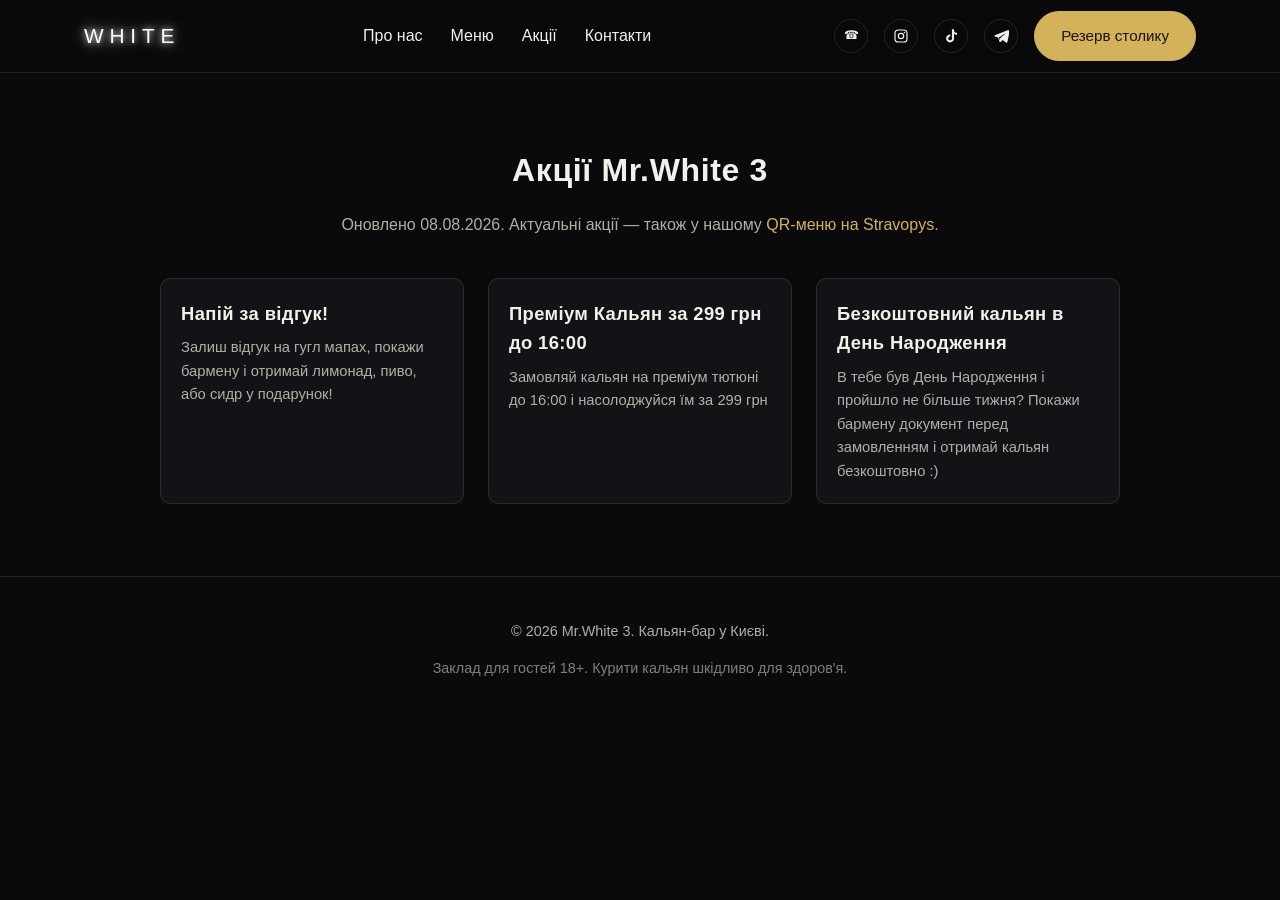
<file: promo.html>
<!doctype html>
<html lang="uk">
<head>
<meta charset="UTF-8">
<meta name="viewport" content="width=device-width, initial-scale=1">
<title>Акції — Кальян-бар Mr.White 3 | Київ</title>
<meta name="description" content="Актуальні акції кальян-бару Mr.White 3 у Києві. Оновлено 08.08.2026.">
<link rel="canonical" href="https://mrwhite3.com.ua/promo">

<meta property="og:type" content="website">
<meta property="og:url" content="https://mrwhite3.com.ua/promo">
<meta property="og:title" content="Акції — Кальян-бар Mr.White 3">
<meta property="og:description" content="Актуальні акції Mr.White 3. Оновлено 08.08.2026.">
<meta property="og:image" content="https://mrwhite3.com.ua/assets/img/lounge.webp">
<meta property="og:locale" content="uk_UA">

<link rel="icon" href="favicon.ico" sizes="32x32">
<link rel="icon" href="assets/img/favicon-32.png" type="image/png" sizes="32x32">
<link rel="icon" href="assets/img/favicon-16.png" type="image/png" sizes="16x16">
<link rel="apple-touch-icon" href="assets/img/apple-touch-icon.png">
<link rel="stylesheet" href="assets/css/style.css">
<script async src="https://www.googletagmanager.com/gtag/js?id=G-LB3JE0N3KT"></script>
<script>
  window.dataLayer = window.dataLayer || [];
  function gtag(){dataLayer.push(arguments);}
  gtag('js', new Date());
  gtag('config', 'G-LB3JE0N3KT');
</script>
<script type="application/ld+json">{"@context": "https://schema.org", "@type": "ItemList", "name": "Акції Mr.White 3", "itemListElement": [{"@type": "Offer", "name": "Напій за відгук!", "description": "Залиш відгук на гугл мапах, покажи бармену і отримай лимонад, пиво, або сидр у подарунок!"}, {"@type": "Offer", "name": "Преміум Кальян за 299 грн до 16:00", "description": "Замовляй кальян на преміум тютюні до 16:00 і насолоджуйся їм за 299 грн"}, {"@type": "Offer", "name": "Безкоштовний кальян в День Народження", "description": "В тебе був День Народження і пройшло не більше тижня? Покажи бармену документ перед замовленням і отримай кальян безкоштовно :)"}]}</script>
</head>
<body>

<header class="site-header" id="top">
  <div class="container header-inner">
    <a href="/" class="logo" aria-label="Mr.White 3">
      <span class="logo-neon">White</span>
    </a>
    <nav class="main-nav" id="mainNav">
      <a href="/#about">Про нас</a>
      <a href="/menu">Меню</a>
      <a href="/promo">Акції</a>
      <a href="/#contacts">Контакти</a>
    </nav>
    <div class="header-actions">
      <a href="tel:+380952345566" class="icon-link" aria-label="Подзвонити">☎</a>
      <a href="https://www.instagram.com/mr.white.3.0/" target="_blank" rel="noopener" class="icon-link" aria-label="Instagram">
        <svg viewBox="0 0 24 24" width="16" height="16" fill="none" stroke="currentColor" stroke-width="1.8"><rect x="3" y="3" width="18" height="18" rx="5"/><circle cx="12" cy="12" r="4"/><circle cx="17.2" cy="6.8" r="1.1" fill="currentColor" stroke="none"/></svg>
      </a>
      <a href="https://www.tiktok.com/@mr.white_3.0" target="_blank" rel="noopener" class="icon-link" aria-label="TikTok">
        <svg viewBox="0 0 24 24" width="16" height="16" fill="currentColor"><path d="M16.6 2h-3.2v13.6a2.8 2.8 0 1 1-2.4-2.77v-3.24a6 6 0 1 0 5.6 5.98V8.8a7 7 0 0 0 4.4 1.55V7.15A3.9 3.9 0 0 1 16.6 2z"/></svg>
      </a>
      <a href="https://t.me/MrWhite3_bot" target="_blank" rel="noopener" class="icon-link" aria-label="Telegram">
        <svg viewBox="0 0 24 24" width="16" height="16" fill="currentColor"><path d="M21.9 3.3 2.7 10.8c-1 .4-1 1.6.1 1.9l4.9 1.5 1.9 5.9c.3.9 1.4 1.1 2.1.5l2.7-2.5 5 3.7c.8.6 2 .2 2.2-.8l3.4-16.1c.2-1-.8-1.8-1.7-1.5zM8.9 14.3 18 8.1c.3-.2.6.2.3.4l-7.6 6.9-.3 3.3-1.5-4.4z"/></svg>
      </a>
      <a href="https://t.me/MrWhite3_bot" target="_blank" rel="noopener" class="btn btn-primary">Резерв столику</a>
    </div>
    <button class="burger" id="burger" aria-label="Меню" aria-expanded="false">
      <span></span><span></span><span></span>
    </button>
  </div>
</header>

<main class="section promo-page">
  <div class="container">
    <h1>Акції Mr.White 3</h1>
    <p class="menu-updated">Оновлено 08.08.2026. Актуальні акції — також у нашому
      <a href="https://stravopys.com/mrwhite-3/promo" target="_blank" rel="noopener">QR-меню на Stravopys</a>.</p>

    <div class="promo-grid">
    <div class="promo-card">
      <div class="promo-card-body">
        <h2>Напій за відгук!</h2>
        <p>Залиш відгук на гугл мапах, покажи бармену і отримай лимонад, пиво, або сидр у подарунок!</p>
      </div>
    </div>
    <div class="promo-card">
      <div class="promo-card-body">
        <h2>Преміум Кальян за 299 грн до 16:00</h2>
        <p>Замовляй кальян на преміум тютюні до 16:00 і насолоджуйся їм за 299 грн</p>
      </div>
    </div>
    <div class="promo-card">
      <div class="promo-card-body">
        <h2>Безкоштовний кальян в День Народження</h2>
        <p>В тебе був День Народження і пройшло не більше тижня? Покажи бармену документ перед замовленням і отримай кальян безкоштовно :)</p>
      </div>
    </div></div>
  </div>
</main>

<footer class="site-footer">
  <div class="container footer-inner">
    <p>&copy; <span id="year"></span> Mr.White 3. Кальян-бар у Києві.</p>
    <p class="footer-note">Заклад для гостей 18+. Курити кальян шкідливо для здоров'я.</p>
  </div>
</footer>

<script src="assets/js/main.js"></script>
</body>
</html>
</file>
<file: assets/css/style.css>
:root {
  --bg: #0a0a0c;
  --bg-alt: #131317;
  --text: #f2f0ea;
  --text-dim: #b3afa6;
  --accent: #d4b25a;
  --accent-dark: #a8873f;
  --border: rgba(255,255,255,.1);
  --radius: 10px;
  --container: 1160px;
}

* { box-sizing: border-box; }
html { scroll-behavior: smooth; }

body {
  margin: 0;
  background: var(--bg);
  color: var(--text);
  font-family: "Helvetica Neue", Arial, sans-serif;
  line-height: 1.6;
}

img { max-width: 100%; display: block; }

.container {
  max-width: var(--container);
  margin: 0 auto;
  padding: 0 24px;
}

a { color: inherit; text-decoration: none; }

h1, h2 { font-weight: 600; letter-spacing: .02em; margin: 0 0 16px; }
h2 { font-size: clamp(1.6rem, 3vw, 2.2rem); text-align: center; }

.section { padding: 72px 0; }

/* Buttons */
.btn {
  display: inline-block;
  padding: 12px 26px;
  border-radius: 999px;
  border: 1px solid var(--accent);
  font-size: .95rem;
  transition: background .2s, color .2s, transform .2s;
}
.btn-primary { background: var(--accent); color: #1a1508; }
.btn-primary:hover { background: var(--accent-dark); transform: translateY(-1px); }
.btn-ghost { background: transparent; color: var(--text); }
.btn-ghost:hover { background: rgba(212,178,90,.1); }
.btn-lg { padding: 16px 36px; font-size: 1.05rem; }

/* Header */
.site-header {
  position: sticky;
  top: 0;
  z-index: 50;
  background: rgba(10,10,12,.85);
  backdrop-filter: blur(8px);
  border-bottom: 1px solid var(--border);
}
.header-inner {
  display: flex;
  align-items: center;
  justify-content: space-between;
  height: 72px;
  gap: 24px;
}
.logo {
  display: flex;
  align-items: center;
  gap: 10px;
  white-space: nowrap;
}
.logo-neon {
  font-family: "Helvetica Neue", Arial, sans-serif;
  font-weight: 300;
  font-size: 1.3rem;
  letter-spacing: .28em;
  text-transform: uppercase;
  color: #fff;
  text-shadow:
    0 0 6px rgba(255,255,255,.85),
    0 0 16px rgba(255,255,255,.55),
    0 0 34px rgba(255,255,255,.35);
}

.main-nav {
  display: flex;
  gap: 28px;
  flex: 1;
  justify-content: center;
}
.main-nav a:hover { color: var(--accent); }

.header-actions {
  display: flex;
  align-items: center;
  gap: 16px;
}
.icon-link {
  width: 34px; height: 34px;
  display: flex; align-items: center; justify-content: center;
  border: 1px solid var(--border);
  border-radius: 50%;
  font-size: .75rem;
}
.icon-link:hover { border-color: var(--accent); color: var(--accent); }

.burger {
  display: none;
  background: none; border: 0; cursor: pointer;
  width: 34px; height: 34px;
  flex-direction: column; justify-content: center; gap: 5px;
}
.burger span { display: block; height: 2px; background: var(--text); }

/* Hero */
.hero {
  background-size: cover;
  background-position: center;
  min-height: 88vh;
  display: flex;
  align-items: center;
}
.hero-inner { text-align: center; max-width: 760px; margin: 0 auto; }
.hero h1 { font-size: clamp(2.2rem, 6vw, 3.4rem); margin-bottom: 20px; }
.hero h1 span { color: var(--accent); }
.hero-sub { font-size: 1.15rem; color: var(--text-dim); margin-bottom: 32px; }
.hero-actions { display: flex; gap: 16px; justify-content: center; flex-wrap: wrap; }

/* About */
.about { background: var(--bg-alt); }
.about p { max-width: 760px; margin: 0 auto 40px; text-align: center; color: var(--text-dim); }

.features {
  display: grid;
  grid-template-columns: repeat(3, 1fr);
  gap: 20px;
  max-width: 820px;
  margin: 0 auto;
}
.feature-card {
  text-align: center;
  padding: 28px 16px;
  border: 1px solid var(--border);
  border-radius: var(--radius);
}
.feature-num {
  display: block;
  font-size: 2.2rem;
  font-weight: 700;
  color: var(--accent);
  margin-bottom: 8px;
}

/* Gallery */
.gallery-grid {
  display: grid;
  grid-template-columns: repeat(4, 1fr);
  gap: 14px;
}
.gallery-grid img {
  width: 100%;
  height: 260px;
  object-fit: cover;
  border-radius: var(--radius);
}

/* Contacts */
.contacts-inner {
  display: grid;
  grid-template-columns: 1fr 1fr;
  gap: 40px;
  align-items: start;
}
.contacts-info ul { list-style: none; padding: 0; margin: 0; }
.contacts-info li { padding: 10px 0; border-bottom: 1px solid var(--border); }
.contacts-info li strong { color: var(--accent); }
.contacts-info a:hover { color: var(--accent); }
.contacts-social { display: flex; gap: 12px; }
.contacts-map iframe {
  width: 100%;
  height: 320px;
  border: 0;
  border-radius: var(--radius);
}

/* Footer */
.site-footer {
  border-top: 1px solid var(--border);
  padding: 28px 0;
}
.footer-inner { text-align: center; color: var(--text-dim); font-size: .9rem; }
.footer-note { margin-top: 6px; opacity: .7; }

/* Menu page */
.menu-page h1 { text-align: center; }
.menu-updated {
  text-align: center;
  color: var(--text-dim);
  max-width: 640px;
  margin: 0 auto 32px;
}
.menu-updated a { color: var(--accent); }

.menu-jump {
  position: sticky;
  top: 72px;
  z-index: 10;
  background: var(--bg);
  border-bottom: 1px solid var(--border);
  margin-bottom: 40px;
  padding: 12px 0;
}
.menu-jump ul {
  list-style: none;
  display: flex;
  flex-wrap: wrap;
  gap: 8px 20px;
  justify-content: center;
  margin: 0;
  padding: 0;
}
.menu-jump a {
  font-size: .9rem;
  color: var(--text-dim);
}
.menu-jump a:hover { color: var(--accent); }

.menu-category { max-width: 780px; margin: 0 auto 56px; scroll-margin-top: 130px; }
.menu-category h2 {
  text-align: left;
  border-bottom: 1px solid var(--border);
  padding-bottom: 12px;
  margin-bottom: 8px;
}
.menu-subcat {
  color: var(--accent);
  font-size: 1rem;
  text-transform: uppercase;
  letter-spacing: .05em;
  margin: 28px 0 4px;
}

.menu-item-row {
  display: flex;
  justify-content: space-between;
  align-items: baseline;
  gap: 20px;
  padding: 14px 0;
  border-bottom: 1px dashed var(--border);
}
.menu-item-main { max-width: 560px; }
.menu-item-name { font-weight: 600; }
.menu-item-desc {
  margin: 4px 0 0;
  font-size: .88rem;
  color: var(--text-dim);
}
.menu-item-price {
  white-space: nowrap;
  color: var(--accent);
  font-weight: 600;
}

/* Promo page */
.promo-page h1 { text-align: center; }
.promo-grid {
  display: grid;
  grid-template-columns: repeat(auto-fit, minmax(260px, 1fr));
  gap: 24px;
  max-width: 960px;
  margin: 40px auto 0;
}
.promo-card {
  border: 1px solid var(--border);
  border-radius: var(--radius);
  overflow: hidden;
  background: var(--bg-alt);
}
.promo-card-body { padding: 20px; }
.promo-card-body h2 {
  text-align: left;
  font-size: 1.15rem;
  margin-bottom: 8px;
}
.promo-card-body p {
  margin: 0;
  color: var(--text-dim);
  font-size: .92rem;
}

/* Responsive */
@media (max-width: 860px) {
  .main-nav, .header-actions .icon-link { display: none; }
  .burger { display: flex; }
  .header-actions { gap: 12px; }
  .header-actions .btn-primary {
    padding: 8px 16px;
    font-size: .82rem;
    white-space: nowrap;
  }
  .logo span { font-size: .95rem; }

  .main-nav.open {
    display: flex;
    position: absolute;
    top: 72px; left: 0; right: 0;
    background: var(--bg);
    flex-direction: column;
    padding: 20px 24px;
    border-bottom: 1px solid var(--border);
  }

  .features { grid-template-columns: 1fr; }
  .gallery-grid { grid-template-columns: repeat(2, 1fr); }
  .contacts-inner { grid-template-columns: 1fr; }
}
</file>
